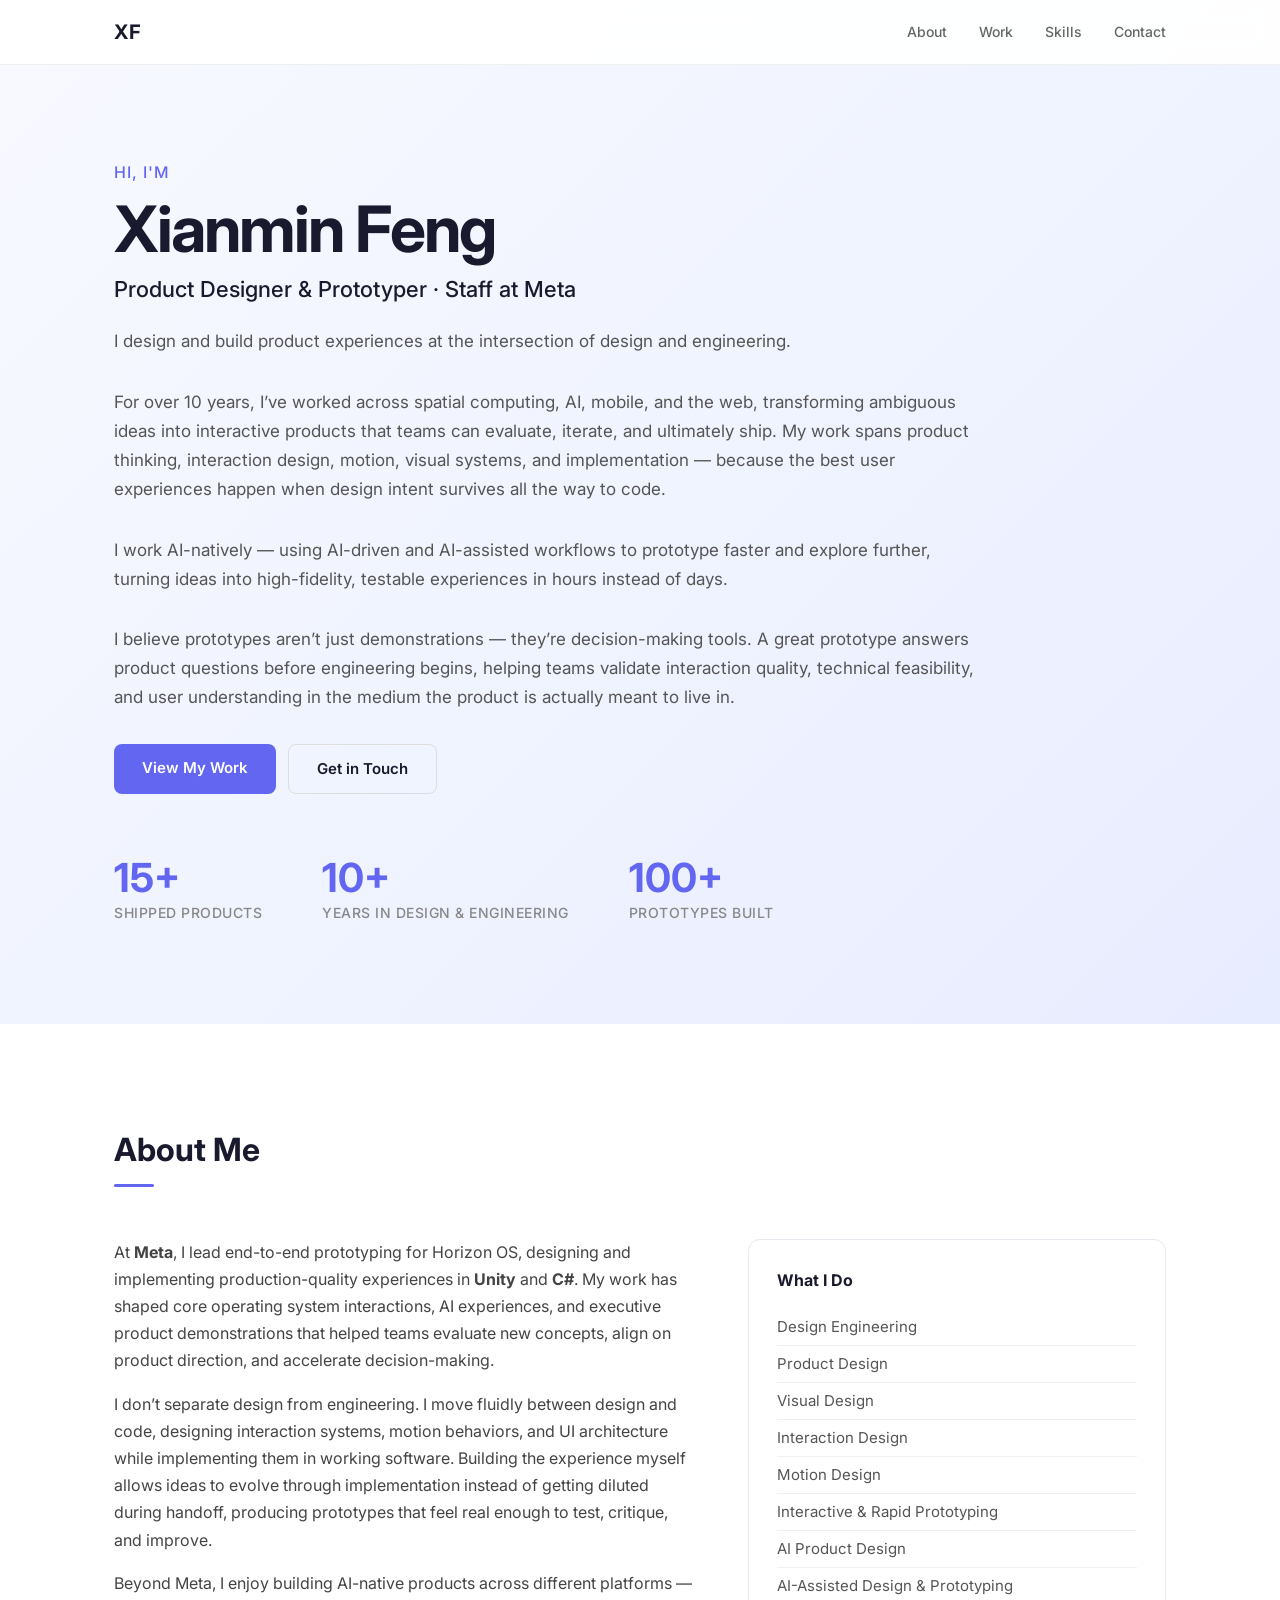
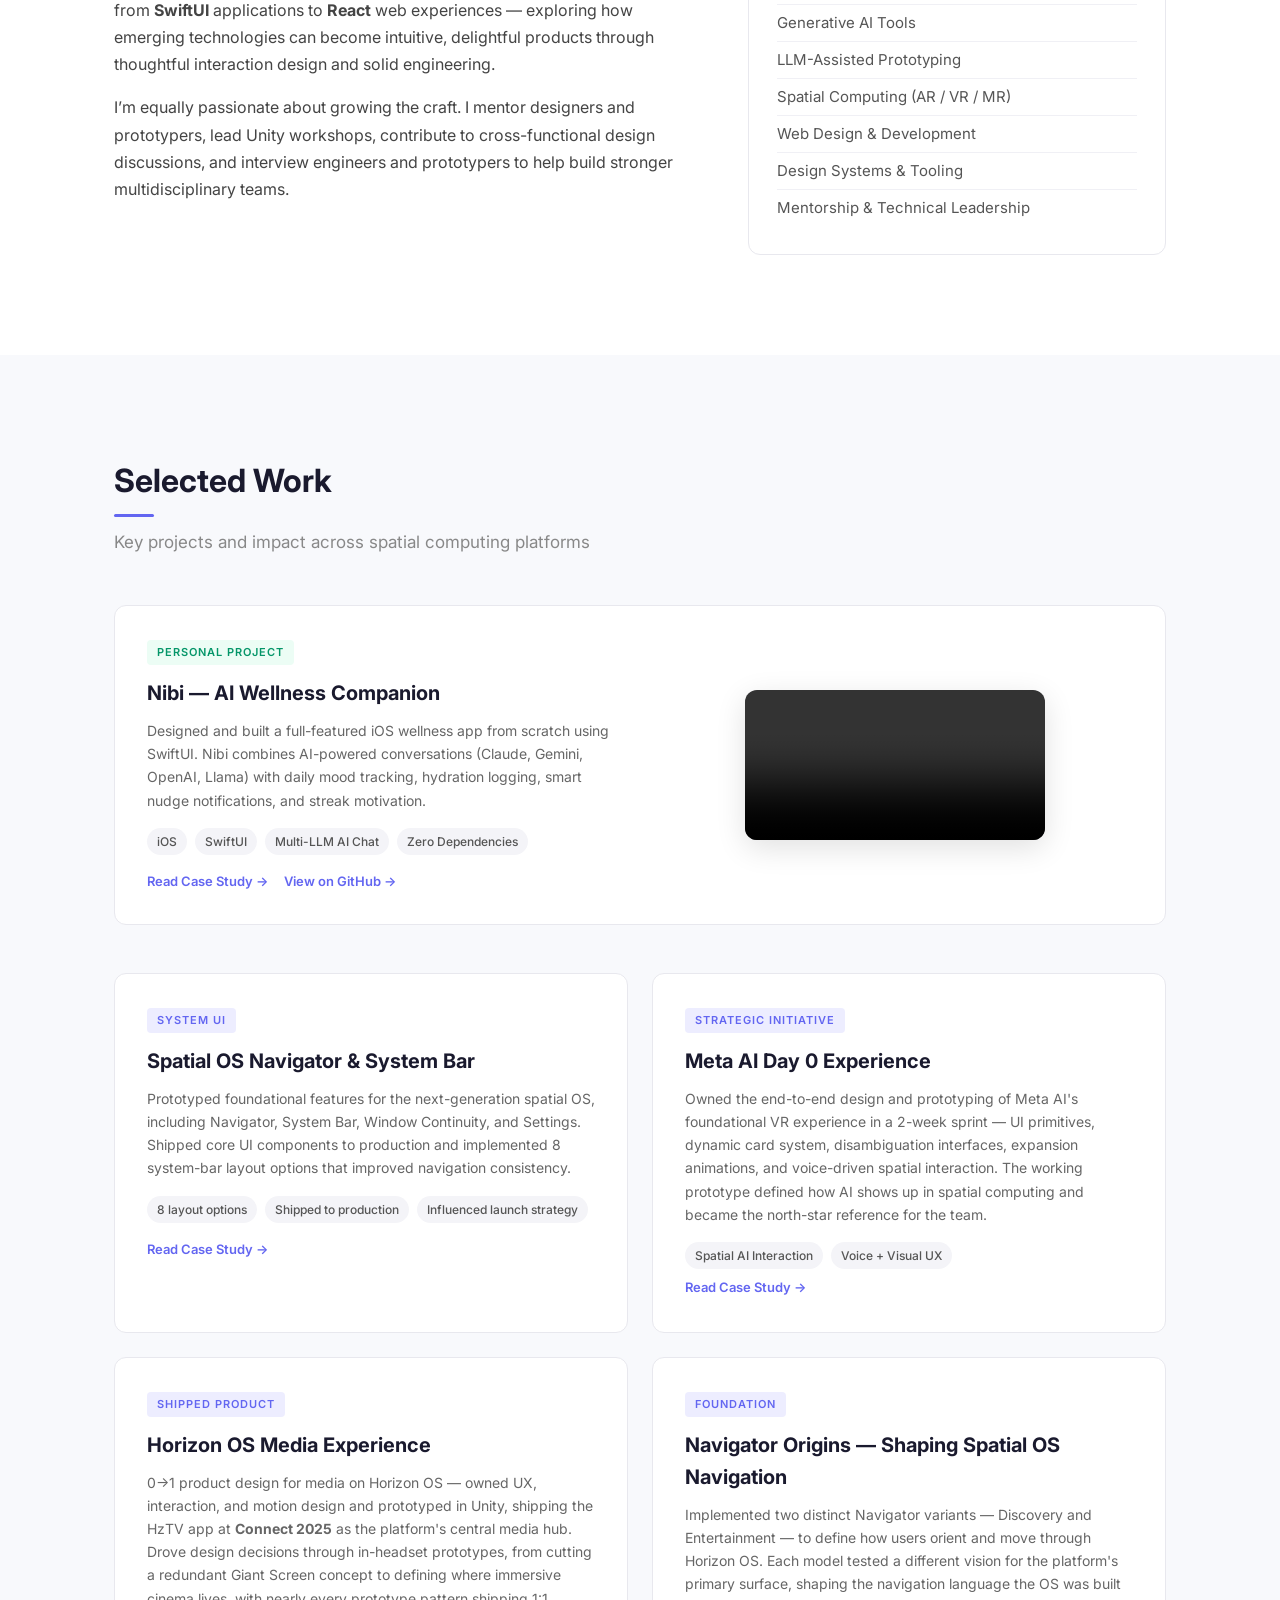
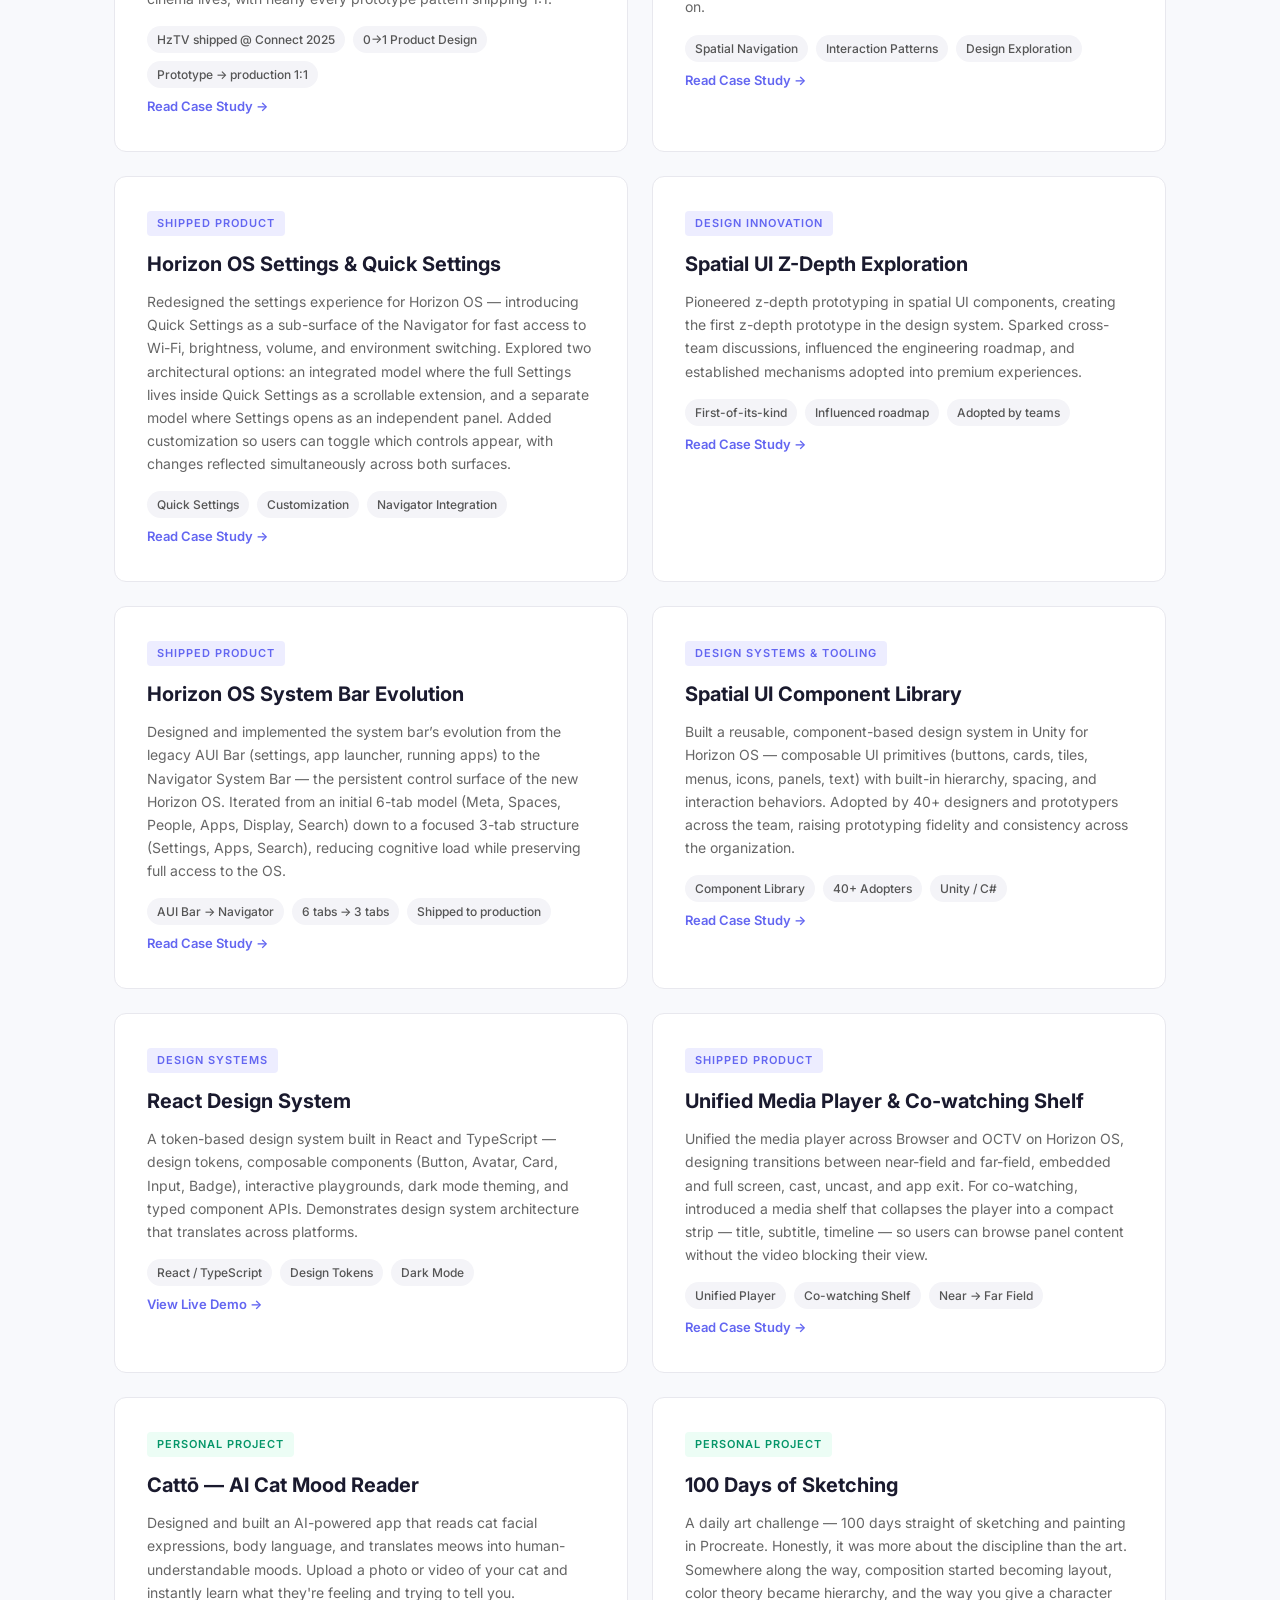
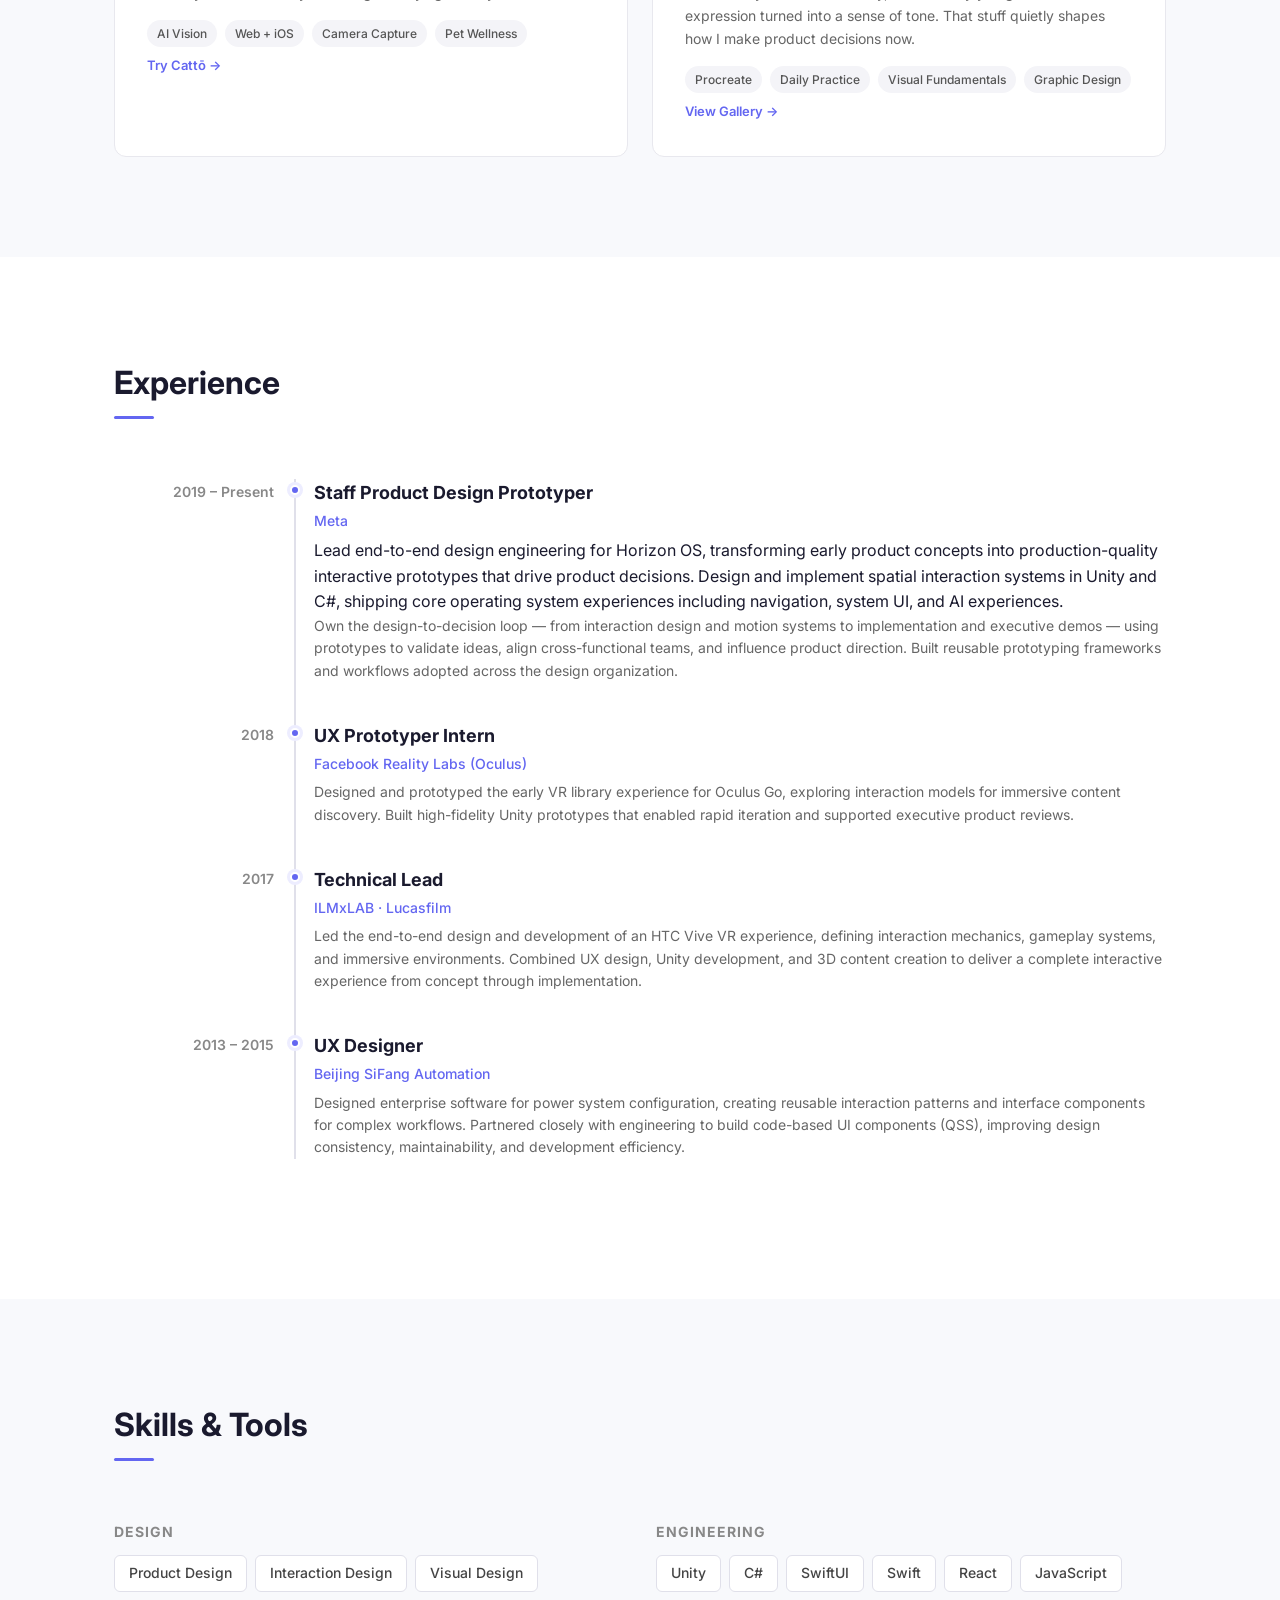
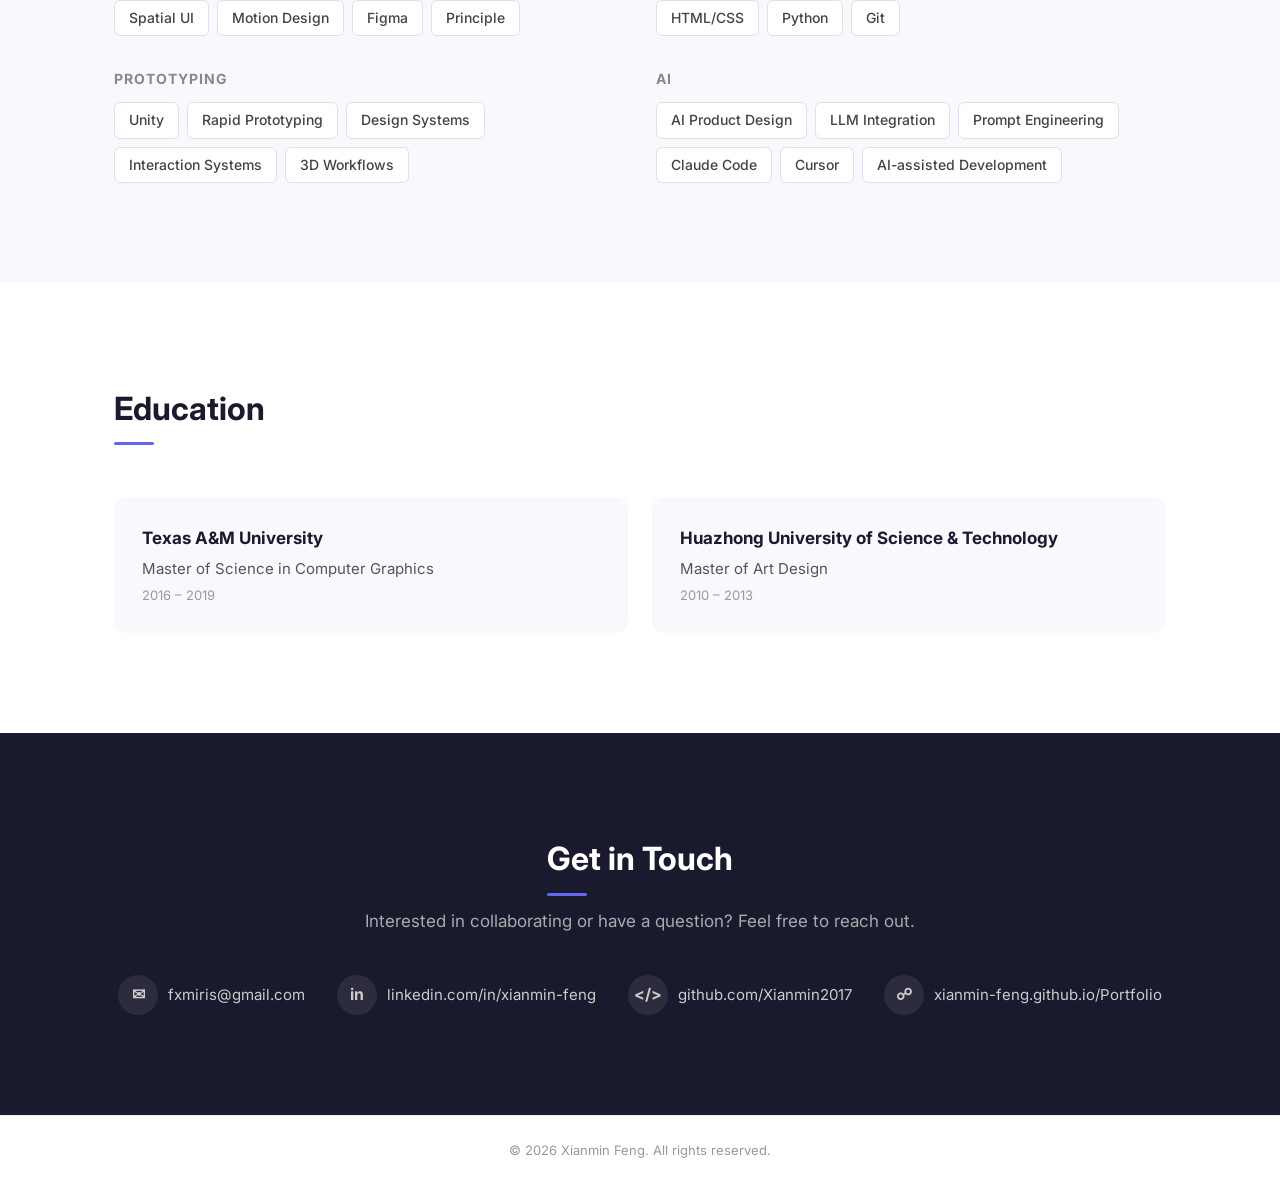
<file: docs/index.html>
<!DOCTYPE html>
<html lang="en">
<head>
<meta charset="UTF-8">
<meta name="viewport" content="width=device-width, initial-scale=1.0">
<title>Xianmin Feng | Product Designer · UX Engineer · Prototyper</title>
<meta name="description" content="Portfolio of Xianmin Feng - a designer who codes. Building interactive prototypes and production UI across spatial computing, AI-native iOS, and the web. Currently Staff Product Design Prototyper at Meta.">
<link rel="preconnect" href="https://fonts.googleapis.com">
<link href="https://fonts.googleapis.com/css2?family=Inter:wght@300;400;500;600;700&display=swap" rel="stylesheet">
<link rel="stylesheet" href="assets/style.css">
</head>
<body>

<!-- Navigation -->
<nav class="nav">
  <div class="nav-inner">
    <a href="#" class="nav-logo">XF</a>
    <div class="nav-links">
      <a href="#about">About</a>
      <a href="#work">Work</a>
      <a href="#skills">Skills</a>
      <a href="#contact">Contact</a>
    </div>
  </div>
</nav>

<!-- Hero Section -->
<section class="hero">
  <div class="container">
    <p class="hero-greeting">Hi, I'm</p>
    <h1 class="hero-name">Xianmin Feng</h1>
    <p class="hero-title">Product Designer &amp; Prototyper &middot; Staff at Meta</p>
    <p class="hero-desc">
      I design and build product experiences at the intersection of design and engineering.
    </p>
    <p class="hero-desc">
      For over 10 years, I&rsquo;ve worked across spatial computing, AI, mobile, and the web,
      transforming ambiguous ideas into interactive products that teams can evaluate, iterate,
      and ultimately ship. My work spans product thinking, interaction design, motion, visual
      systems, and implementation &mdash; because the best user experiences happen when design
      intent survives all the way to code.
    </p>
    <p class="hero-desc">
      I work AI-natively &mdash; using AI-driven and AI-assisted workflows to prototype
      faster and explore further, turning ideas into high-fidelity, testable experiences
      in hours instead of days.
    </p>
    <p class="hero-desc">
      I believe prototypes aren&rsquo;t just demonstrations &mdash; they&rsquo;re decision-making
      tools. A great prototype answers product questions before engineering begins, helping teams
      validate interaction quality, technical feasibility, and user understanding in the medium
      the product is actually meant to live in.
    </p>
    <div class="hero-cta">
      <a href="#work" class="btn btn-primary">View My Work</a>
      <a href="#contact" class="btn btn-secondary">Get in Touch</a>
    </div>
    <div class="hero-stats">
      <div class="stat">
        <span class="stat-number">15+</span>
        <span class="stat-label">Shipped Products</span>
      </div>
      <div class="stat">
        <span class="stat-number">10+</span>
        <span class="stat-label">Years in Design &amp; Engineering</span>
      </div>
      <div class="stat">
        <span class="stat-number">100+</span>
        <span class="stat-label">Prototypes Built</span>
      </div>
    </div>
  </div>
</section>

<!-- About Section -->
<section id="about" class="section">
  <div class="container">
    <h2 class="section-title">About Me</h2>
    <div class="about-grid">
      <div class="about-text">
        <p>
          At <strong>Meta</strong>, I lead end-to-end prototyping for Horizon OS, designing
          and implementing production-quality experiences in <strong>Unity</strong> and
          <strong>C#</strong>. My work has shaped core operating system interactions, AI
          experiences, and executive product demonstrations that helped teams evaluate new
          concepts, align on product direction, and accelerate decision-making.
        </p>
        <p>
          I don&rsquo;t separate design from engineering. I move fluidly between design and
          code, designing interaction systems, motion behaviors, and UI architecture while
          implementing them in working software. Building the experience myself allows ideas
          to evolve through implementation instead of getting diluted during handoff, producing
          prototypes that feel real enough to test, critique, and improve.
        </p>
        <p>
          Beyond Meta, I enjoy building AI-native products across different platforms &mdash;
          from <strong>SwiftUI</strong> applications to <strong>React</strong> web
          experiences &mdash; exploring how emerging technologies can become intuitive,
          delightful products through thoughtful interaction design and solid engineering.
        </p>
        <p>
          I&rsquo;m equally passionate about growing the craft. I mentor designers and
          prototypers, lead Unity workshops, contribute to cross-functional design discussions,
          and interview engineers and prototypers to help build stronger multidisciplinary teams.
        </p>
      </div>
      <div class="about-highlights">
        <div class="highlight-card">
          <h3>What I Do</h3>
          <ul>
            <li>Design Engineering</li>
            <li>Product Design</li>
            <li>Visual Design</li>
            <li>Interaction Design</li>
            <li>Motion Design</li>
            <li>Interactive &amp; Rapid Prototyping</li>
            <li>AI Product Design</li>
            <li>AI-Assisted Design &amp; Prototyping</li>
            <li>Generative AI Tools</li>
            <li>LLM-Assisted Prototyping</li>
            <li>Spatial Computing (AR / VR / MR)</li>
            <li>Web Design &amp; Development</li>
            <li>Design Systems &amp; Tooling</li>
            <li>Mentorship &amp; Technical Leadership</li>
          </ul>
        </div>
      </div>
    </div>
  </div>
</section>

<!-- Work Section -->
<section id="work" class="section section-alt">
  <div class="container">
    <h2 class="section-title">Selected Work</h2>
    <p class="section-subtitle">Key projects and impact across spatial computing platforms</p>

    <div class="work-featured">
      <div class="work-card featured">
        <div class="work-featured-layout">
          <div class="work-featured-text">
            <div class="work-tag personal">Personal Project</div>
            <h3>Nibi — AI Wellness Companion</h3>
            <p>Designed and built a full-featured iOS wellness app from scratch using SwiftUI.
               Nibi combines AI-powered conversations (Claude, Gemini, OpenAI, Llama) with daily mood
               tracking, hydration logging, smart nudge notifications, and streak motivation.</p>
            <div class="work-impact">
              <span>iOS</span>
              <span>SwiftUI</span>
              <span>Multi-LLM AI Chat</span>
              <span>Zero Dependencies</span>
            </div>
            <div class="work-link-row">
          <a href="nibi.html" class="work-link">Read Case Study &rarr;</a>
          <a href="https://github.com/xianmin-feng/Nibi" target="_blank" class="work-link">View on GitHub &rarr;</a>
        </div>
          </div>
          <div class="work-featured-video">
            <video class="nibi-video" controls playsinline poster="">
              <source src="assets/nibi-demo.mp4" type="video/mp4">
            </video>
          </div>
        </div>
      </div>
    </div>

    <div class="work-grid">

      <div class="work-card">
        <div class="work-tag">System UI</div>
        <h3>Spatial OS Navigator & System Bar</h3>
        <p>Prototyped foundational features for the next-generation spatial OS, including Navigator,
           System Bar, Window Continuity, and Settings. Shipped core UI components to production
           and implemented 8 system-bar layout options that improved navigation consistency.</p>
        <div class="work-impact">
          <span>8 layout options</span>
          <span>Shipped to production</span>
          <span>Influenced launch strategy</span>
        </div>
        <div class="work-link-row">
          <a href="spatial-os.html" class="work-link">Read Case Study &rarr;</a>
          <!-- <a href="spatial-ui.html" class="work-link">Try Interactive Demo &rarr;</a> -->
        </div>
      </div>

      <div class="work-card">
        <div class="work-tag">Strategic Initiative</div>
        <h3>Meta AI Day 0 Experience</h3>
        <p>Owned the end-to-end design and prototyping of Meta AI's foundational VR experience
           in a 2-week sprint — UI primitives, dynamic card system, disambiguation interfaces,
           expansion animations, and voice-driven spatial interaction. The working prototype
           defined how AI shows up in spatial computing and became the north-star reference
           for the team.</p>
        <div class="work-impact">
          <span>Spatial AI Interaction</span>
          <span>Voice + Visual UX</span>
        </div>
        <a href="meta-ai.html" class="work-link">Read Case Study &rarr;</a>
      </div>

      <div class="work-card">
        <div class="work-tag">Shipped Product</div>
        <h3>Horizon OS Media Experience</h3>
        <p>0&rarr;1 product design for media on Horizon OS &mdash; owned UX, interaction, and
           motion design and prototyped in Unity, shipping the HzTV app at <strong>Connect 2025</strong>
           as the platform's central media hub. Drove design decisions through in-headset
           prototypes, from cutting a redundant Giant Screen concept to defining where immersive
           cinema lives, with nearly every prototype pattern shipping 1:1.</p>
        <div class="work-impact">
          <span>HzTV shipped @ Connect 2025</span>
          <span>0&rarr;1 Product Design</span>
          <span>Prototype &rarr; production 1:1</span>
        </div>
        <a href="horizon-media.html" class="work-link">Read Case Study &rarr;</a>
      </div>

      <div class="work-card">
        <div class="work-tag">Foundation</div>
        <h3>Navigator Origins &mdash; Shaping Spatial OS Navigation</h3>
        <p>Implemented two distinct Navigator variants &mdash; Discovery and Entertainment &mdash;
           to define how users orient and move through Horizon OS. Each model tested a
           different vision for the platform's primary surface, shaping the navigation
           language the OS was built on.</p>
        <div class="work-impact">
          <span>Spatial Navigation</span>
          <span>Interaction Patterns</span>
          <span>Design Exploration</span>
        </div>
        <a href="navigator-origins.html" class="work-link">Read Case Study &rarr;</a>
      </div>

      <div class="work-card">
        <div class="work-tag">Shipped Product</div>
        <h3>Horizon OS Settings &amp; Quick Settings</h3>
        <p>Redesigned the settings experience for Horizon OS &mdash; introducing Quick Settings
           as a sub-surface of the Navigator for fast access to Wi-Fi, brightness, volume, and
           environment switching. Explored two architectural options: an integrated model where
           the full Settings lives inside Quick Settings as a scrollable extension, and a
           separate model where Settings opens as an independent panel. Added customization
           so users can toggle which controls appear, with changes reflected simultaneously
           across both surfaces.</p>
        <div class="work-impact">
          <span>Quick Settings</span>
          <span>Customization</span>
          <span>Navigator Integration</span>
        </div>
        <a href="settings.html" class="work-link">Read Case Study &rarr;</a>
      </div>

      <div class="work-card">
        <div class="work-tag">Design Innovation</div>
        <h3>Spatial UI Z-Depth Exploration</h3>
        <p>Pioneered z-depth prototyping in spatial UI components, creating the first z-depth
           prototype in the design system. Sparked cross-team discussions, influenced the
           engineering roadmap, and established mechanisms adopted into premium experiences.</p>
        <div class="work-impact">
          <span>First-of-its-kind</span>
          <span>Influenced roadmap</span>
          <span>Adopted by teams</span>
        </div>
        <a href="z-depth.html" class="work-link">Read Case Study &rarr;</a>
      </div>

      <div class="work-card">
        <div class="work-tag">Shipped Product</div>
        <h3>Horizon OS System Bar Evolution</h3>
        <p>Designed and implemented the system bar&rsquo;s evolution from the legacy AUI Bar
           (settings, app launcher, running apps) to the Navigator System Bar &mdash; the
           persistent control surface of the new Horizon OS. Iterated from an initial 6-tab
           model (Meta, Spaces, People, Apps, Display, Search) down to a focused 3-tab
           structure (Settings, Apps, Search), reducing cognitive load while preserving
           full access to the OS.</p>
        <div class="work-impact">
          <span>AUI Bar &rarr; Navigator</span>
          <span>6 tabs &rarr; 3 tabs</span>
          <span>Shipped to production</span>
        </div>
        <a href="system-bar.html" class="work-link">Read Case Study &rarr;</a>
      </div>

      <div class="work-card">
        <div class="work-tag">Design Systems &amp; Tooling</div>
        <h3>Spatial UI Component Library</h3>
        <p>Built a reusable, component-based design system in Unity for Horizon OS &mdash;
           composable UI primitives (buttons, cards, tiles, menus, icons, panels, text) with
           built-in hierarchy, spacing, and interaction behaviors. Adopted by 40+ designers
           and prototypers across the team, raising prototyping fidelity and consistency
           across the organization.</p>
        <div class="work-impact">
          <span>Component Library</span>
          <span>40+ Adopters</span>
          <span>Unity / C#</span>
        </div>
        <a href="component-library.html" class="work-link">Read Case Study &rarr;</a>
      </div>

      <div class="work-card">
        <div class="work-tag">Design Systems</div>
        <h3>React Design System</h3>
        <p>A token-based design system built in React and TypeScript &mdash; design tokens,
           composable components (Button, Avatar, Card, Input, Badge), interactive playgrounds,
           dark mode theming, and typed component APIs. Demonstrates design system architecture
           that translates across platforms.</p>
        <div class="work-impact">
          <span>React / TypeScript</span>
          <span>Design Tokens</span>
          <span>Dark Mode</span>
        </div>
        <a href="design-system/index.html" class="work-link">View Live Demo &rarr;</a>
      </div>

      <div class="work-card">
        <div class="work-tag">Shipped Product</div>
        <h3>Unified Media Player &amp; Co-watching Shelf</h3>
        <p>Unified the media player across Browser and OCTV on Horizon OS, designing
           transitions between near-field and far-field, embedded and full screen, cast,
           uncast, and app exit. For co-watching, introduced a media shelf that collapses
           the player into a compact strip &mdash; title, subtitle, timeline &mdash; so users
           can browse panel content without the video blocking their view.</p>
        <div class="work-impact">
          <span>Unified Player</span>
          <span>Co-watching Shelf</span>
          <span>Near &rarr; Far Field</span>
        </div>
        <a href="media-player.html" class="work-link">Read Case Study &rarr;</a>
      </div>

      <div class="work-card">
        <div class="work-tag personal">Personal Project</div>
        <h3>Catt&#333; &mdash; AI Cat Mood Reader</h3>
        <p>Designed and built an AI-powered app that reads cat facial expressions, body language,
           and translates meows into human-understandable moods. Upload a photo or video of your
           cat and instantly learn what they're feeling and trying to tell you.</p>
        <div class="work-impact">
          <span>AI Vision</span>
          <span>Web + iOS</span>
          <span>Camera Capture</span>
          <span>Pet Wellness</span>
        </div>
        <a href="catto/index.html" class="work-link">Try Catt&#333; &rarr;</a>
      </div>

      <!-- Unity Prototyping Framework card hidden
      <div class="work-card">
        <div class="work-tag">Tooling & Enablement</div>
        <h3>Unity Prototyping Framework</h3>
        <p>Created reusable Unity tooling, components, and architectural codebases adopted by
           40+ designers and prototypers. Led hands-on workshops and training that enabled
           product designers to directly iterate on prototypes.</p>
        <div class="work-impact">
          <span>40+ users enabled</span>
          <span>Reusable framework</span>
          <span>Workshops delivered</span>
        </div>
      </div>
      -->

      <div class="work-card">
        <div class="work-tag personal">Personal Project</div>
        <h3>100 Days of Sketching</h3>
        <p>A daily art challenge &mdash; 100 days straight of sketching and painting in
           Procreate. Honestly, it was more about the discipline than the art. Somewhere
           along the way, composition started becoming layout, color theory became hierarchy,
           and the way you give a character expression turned into a sense of tone. That
           stuff quietly shapes how I make product decisions now.</p>
        <div class="work-impact">
          <span>Procreate</span>
          <span>Daily Practice</span>
          <span>Visual Fundamentals</span>
          <span>Graphic Design</span>
        </div>
        <a href="100-sketches.html" class="work-link">View Gallery &rarr;</a>
      </div>

    </div>
  </div>
</section>

<!-- Experience Timeline -->
<section class="section">
  <div class="container">
    <h2 class="section-title">Experience</h2>

    <div class="timeline">
      <div class="timeline-item">
        <div class="timeline-date">2019 &ndash; Present</div>
        <div class="timeline-content">
          <h3>Staff Product Design Prototyper</h3>
          <p class="timeline-org">Meta</p>
          <p>Lead end-to-end design engineering for Horizon OS, transforming early product concepts into production-quality interactive prototypes that drive product decisions. Design and implement spatial interaction systems in Unity and C#, shipping core operating system experiences including navigation, system UI, and AI experiences.</p>
          <p>Own the design-to-decision loop &mdash; from interaction design and motion systems to implementation and executive demos &mdash; using prototypes to validate ideas, align cross-functional teams, and influence product direction. Built reusable prototyping frameworks and workflows adopted across the design organization.</p>
        </div>
      </div>

      <div class="timeline-item">
        <div class="timeline-date">2018</div>
        <div class="timeline-content">
          <h3>UX Prototyper Intern</h3>
          <p class="timeline-org">Facebook Reality Labs (Oculus)</p>
          <p>Designed and prototyped the early VR library experience for Oculus Go, exploring interaction models for immersive content discovery. Built high-fidelity Unity prototypes that enabled rapid iteration and supported executive product reviews.</p>
        </div>
      </div>

      <div class="timeline-item">
        <div class="timeline-date">2017</div>
        <div class="timeline-content">
          <h3>Technical Lead</h3>
          <p class="timeline-org">ILMxLAB &middot; Lucasfilm</p>
          <p>Led the end-to-end design and development of an HTC Vive VR experience, defining interaction mechanics, gameplay systems, and immersive environments. Combined UX design, Unity development, and 3D content creation to deliver a complete interactive experience from concept through implementation.</p>
        </div>
      </div>

      <div class="timeline-item">
        <div class="timeline-date">2013 &ndash; 2015</div>
        <div class="timeline-content">
          <h3>UX Designer</h3>
          <p class="timeline-org">Beijing SiFang Automation</p>
          <p>Designed enterprise software for power system configuration, creating reusable interaction patterns and interface components for complex workflows. Partnered closely with engineering to build code-based UI components (QSS), improving design consistency, maintainability, and development efficiency.</p>
        </div>
      </div>
    </div>
  </div>
</section>

<!-- Skills Section -->
<section id="skills" class="section section-alt">
  <div class="container">
    <h2 class="section-title">Skills & Tools</h2>
    <div class="skills-grid">
      <div class="skill-group">
        <h3>Design</h3>
        <div class="skill-tags">
          <span class="skill-tag">Product Design</span>
          <span class="skill-tag">Interaction Design</span>
          <span class="skill-tag">Visual Design</span>
          <span class="skill-tag">Spatial UI</span>
          <span class="skill-tag">Motion Design</span>
          <span class="skill-tag">Figma</span>
          <span class="skill-tag">Principle</span>
        </div>
      </div>
      <div class="skill-group">
        <h3>Engineering</h3>
        <div class="skill-tags">
          <span class="skill-tag">Unity</span>
          <span class="skill-tag">C#</span>
          <span class="skill-tag">SwiftUI</span>
          <span class="skill-tag">Swift</span>
          <span class="skill-tag">React</span>
          <span class="skill-tag">JavaScript</span>
          <span class="skill-tag">HTML/CSS</span>
          <span class="skill-tag">Python</span>
          <span class="skill-tag">Git</span>
        </div>
      </div>
      <div class="skill-group">
        <h3>Prototyping</h3>
        <div class="skill-tags">
          <span class="skill-tag">Unity</span>
          <span class="skill-tag">Rapid Prototyping</span>
          <span class="skill-tag">Design Systems</span>
          <span class="skill-tag">Interaction Systems</span>
          <span class="skill-tag">3D Workflows</span>
        </div>
      </div>
      <div class="skill-group">
        <h3>AI</h3>
        <div class="skill-tags">
          <span class="skill-tag">AI Product Design</span>
          <span class="skill-tag">LLM Integration</span>
          <span class="skill-tag">Prompt Engineering</span>
          <span class="skill-tag">Claude Code</span>
          <span class="skill-tag">Cursor</span>
          <span class="skill-tag">AI-assisted Development</span>
        </div>
      </div>
    </div>
  </div>
</section>

<!-- Education -->
<section class="section">
  <div class="container">
    <h2 class="section-title">Education</h2>
    <div class="edu-grid">
      <div class="edu-card">
        <h3>Texas A&M University</h3>
        <p class="edu-degree">Master of Science in Computer Graphics</p>
        <p class="edu-date">2016 &ndash; 2019</p>
      </div>
      <div class="edu-card">
        <h3>Huazhong University of Science & Technology</h3>
        <p class="edu-degree">Master of Art Design</p>
        <p class="edu-date">2010 &ndash; 2013</p>
      </div>
    </div>
  </div>
</section>

<!-- Contact Section -->
<section id="contact" class="section section-dark">
  <div class="container contact-section">
    <h2 class="section-title">Get in Touch</h2>
    <p class="contact-desc">Interested in collaborating or have a question? Feel free to reach out.</p>
    <div class="contact-links">
      <a href="mailto:fxmiris@gmail.com" class="contact-link">
        <span class="contact-icon">&#9993;</span>
        <span>fxmiris@gmail.com</span>
      </a>
      <a href="https://linkedin.com/in/xianmin-feng" target="_blank" class="contact-link">
        <span class="contact-icon">in</span>
        <span>linkedin.com/in/xianmin-feng</span>
      </a>
      <a href="https://github.com/Xianmin2017" target="_blank" class="contact-link">
        <span class="contact-icon">&lt;/&gt;</span>
        <span>github.com/Xianmin2017</span>
      </a>
      <a href="https://xianmin-feng.github.io/Portfolio/" target="_blank" class="contact-link">
        <span class="contact-icon">&#9741;</span>
        <span>xianmin-feng.github.io/Portfolio</span>
      </a>
    </div>
  </div>
</section>

<!-- Footer -->
<footer class="footer">
  <div class="container">
    <p>&copy; 2026 Xianmin Feng. All rights reserved.</p>
  </div>
</footer>

</body>
</html>
</file>
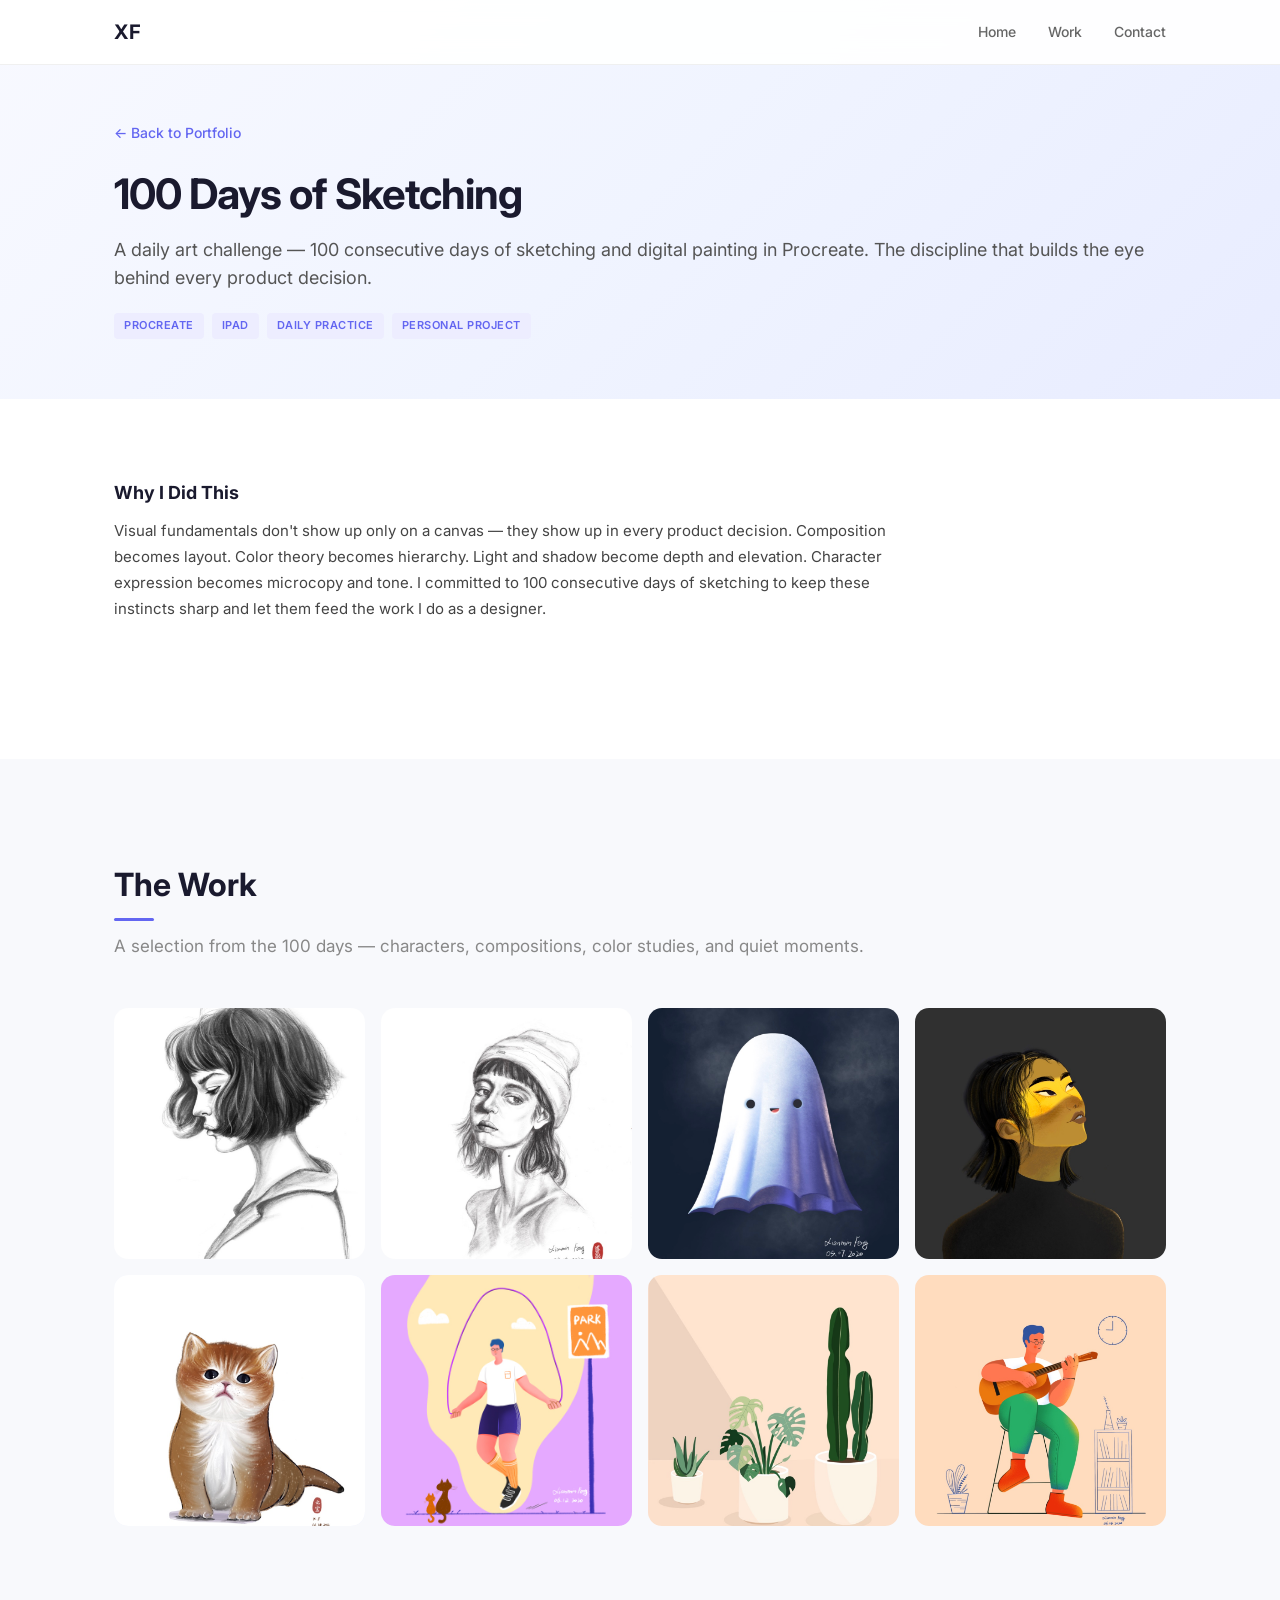
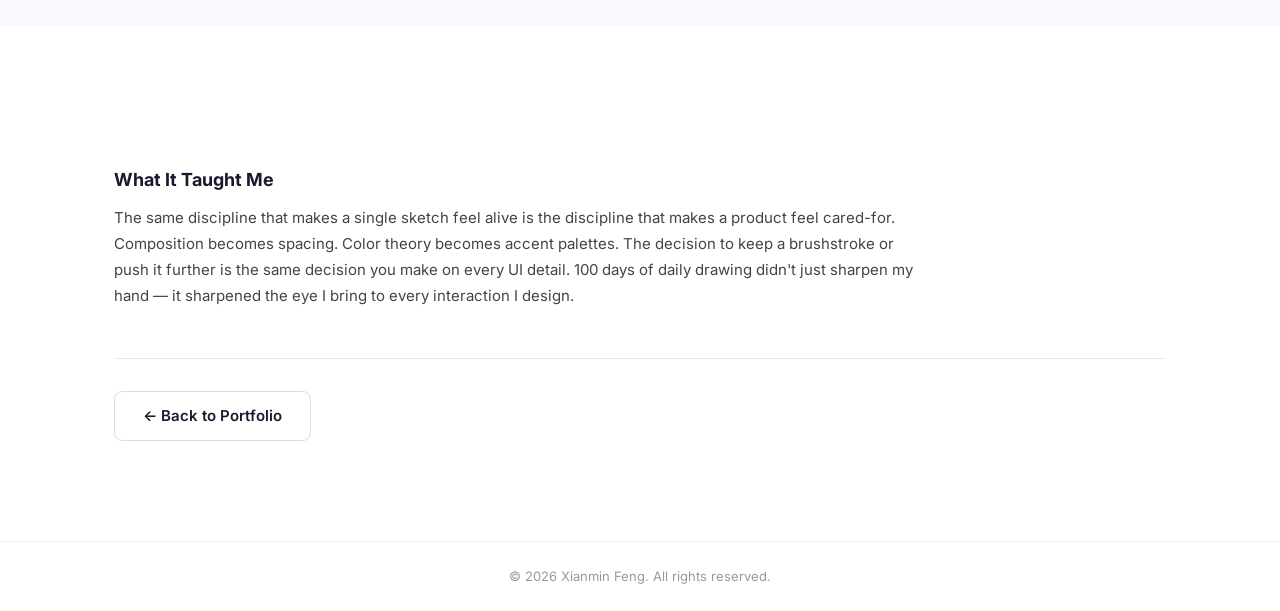
<file: docs/100-sketches.html>
<!DOCTYPE html>
<html lang="en">
<head>
<meta charset="UTF-8">
<meta name="viewport" content="width=device-width, initial-scale=1.0">
<title>100 Days of Sketching — Xianmin Feng</title>
<meta name="description" content="A daily art challenge by Xianmin Feng: 100 days of sketching and digital painting in Procreate. Visual fundamentals that feed every product decision.">
<link rel="preconnect" href="https://fonts.googleapis.com">
<link href="https://fonts.googleapis.com/css2?family=Inter:wght@300;400;500;600;700&display=swap" rel="stylesheet">
<link rel="stylesheet" href="assets/style.css">
</head>
<body>

<!-- Navigation -->
<nav class="nav">
  <div class="nav-inner">
    <a href="index.html" class="nav-logo">XF</a>
    <div class="nav-links">
      <a href="index.html">Home</a>
      <a href="index.html#work">Work</a>
      <a href="index.html#contact">Contact</a>
    </div>
  </div>
</nav>

<!-- Hero -->
<section class="subpage-hero">
  <div class="container">
    <a href="index.html#work" class="back-link">&larr; Back to Portfolio</a>
    <h1 class="subpage-title">100 Days of Sketching</h1>
    <p class="subpage-subtitle">A daily art challenge — 100 consecutive days of sketching and digital painting in Procreate. The discipline that builds the eye behind every product decision.</p>
    <div class="subpage-meta">
      <span>Procreate</span>
      <span>iPad</span>
      <span>Daily Practice</span>
      <span>Personal Project</span>
    </div>
  </div>
</section>

<!-- Framing -->
<section class="section">
  <div class="container">
    <div class="case-study">
      <div class="case-block">
        <h3>Why I Did This</h3>
        <p>Visual fundamentals don't show up only on a canvas &mdash; they show up in every product decision. Composition becomes layout. Color theory becomes hierarchy. Light and shadow become depth and elevation. Character expression becomes microcopy and tone. I committed to 100 consecutive days of sketching to keep these instincts sharp and let them feed the work I do as a designer.</p>
      </div>
    </div>
  </div>
</section>

<!-- Gallery -->
<section class="section section-alt">
  <div class="container">
    <h2 class="section-title">The Work</h2>
    <p class="section-subtitle">A selection from the 100 days &mdash; characters, compositions, color studies, and quiet moments.</p>

    <div class="gallery-grid">
      <div class="gallery-item"><img src="assets/sketches/01.jpg" alt="Crazy Sunday" loading="lazy"></div>
      <div class="gallery-item"><img src="assets/sketches/02.jpg" alt="Faith" loading="lazy"></div>
      <div class="gallery-item"><img src="assets/sketches/03.jpg" alt="Ghost" loading="lazy"></div>
      <div class="gallery-item"><img src="assets/sketches/04.jpg" alt="Modern Art" loading="lazy"></div>
      <div class="gallery-item zoom-in"><img src="assets/sketches/08.jpg" alt="Yuuki" loading="lazy"></div>
      <div class="gallery-item"><img src="assets/sketches/07.jpg" alt="Rope Skipping" loading="lazy"></div>
      <div class="gallery-item"><img src="assets/sketches/06.jpg" alt="Plants" loading="lazy"></div>
      <div class="gallery-item"><img src="assets/sketches/05.jpg" alt="My Guitar" loading="lazy"></div>
    </div>
  </div>
</section>

<!-- Closing -->
<section class="section">
  <div class="container">
    <div class="case-study">
      <div class="case-block">
        <h3>What It Taught Me</h3>
        <p>The same discipline that makes a single sketch feel alive is the discipline that makes a product feel cared-for. Composition becomes spacing. Color theory becomes accent palettes. The decision to keep a brushstroke or push it further is the same decision you make on every UI detail. 100 days of daily drawing didn't just sharpen my hand &mdash; it sharpened the eye I bring to every interaction I design.</p>
      </div>
    </div>

    <div class="case-cta">
      <a href="index.html#work" class="btn btn-secondary">&larr; Back to Portfolio</a>
    </div>
  </div>
</section>

<!-- Footer -->
<footer class="footer">
  <div class="container">
    <p>&copy; 2026 Xianmin Feng. All rights reserved.</p>
  </div>
</footer>

</body>
</html>
</file>
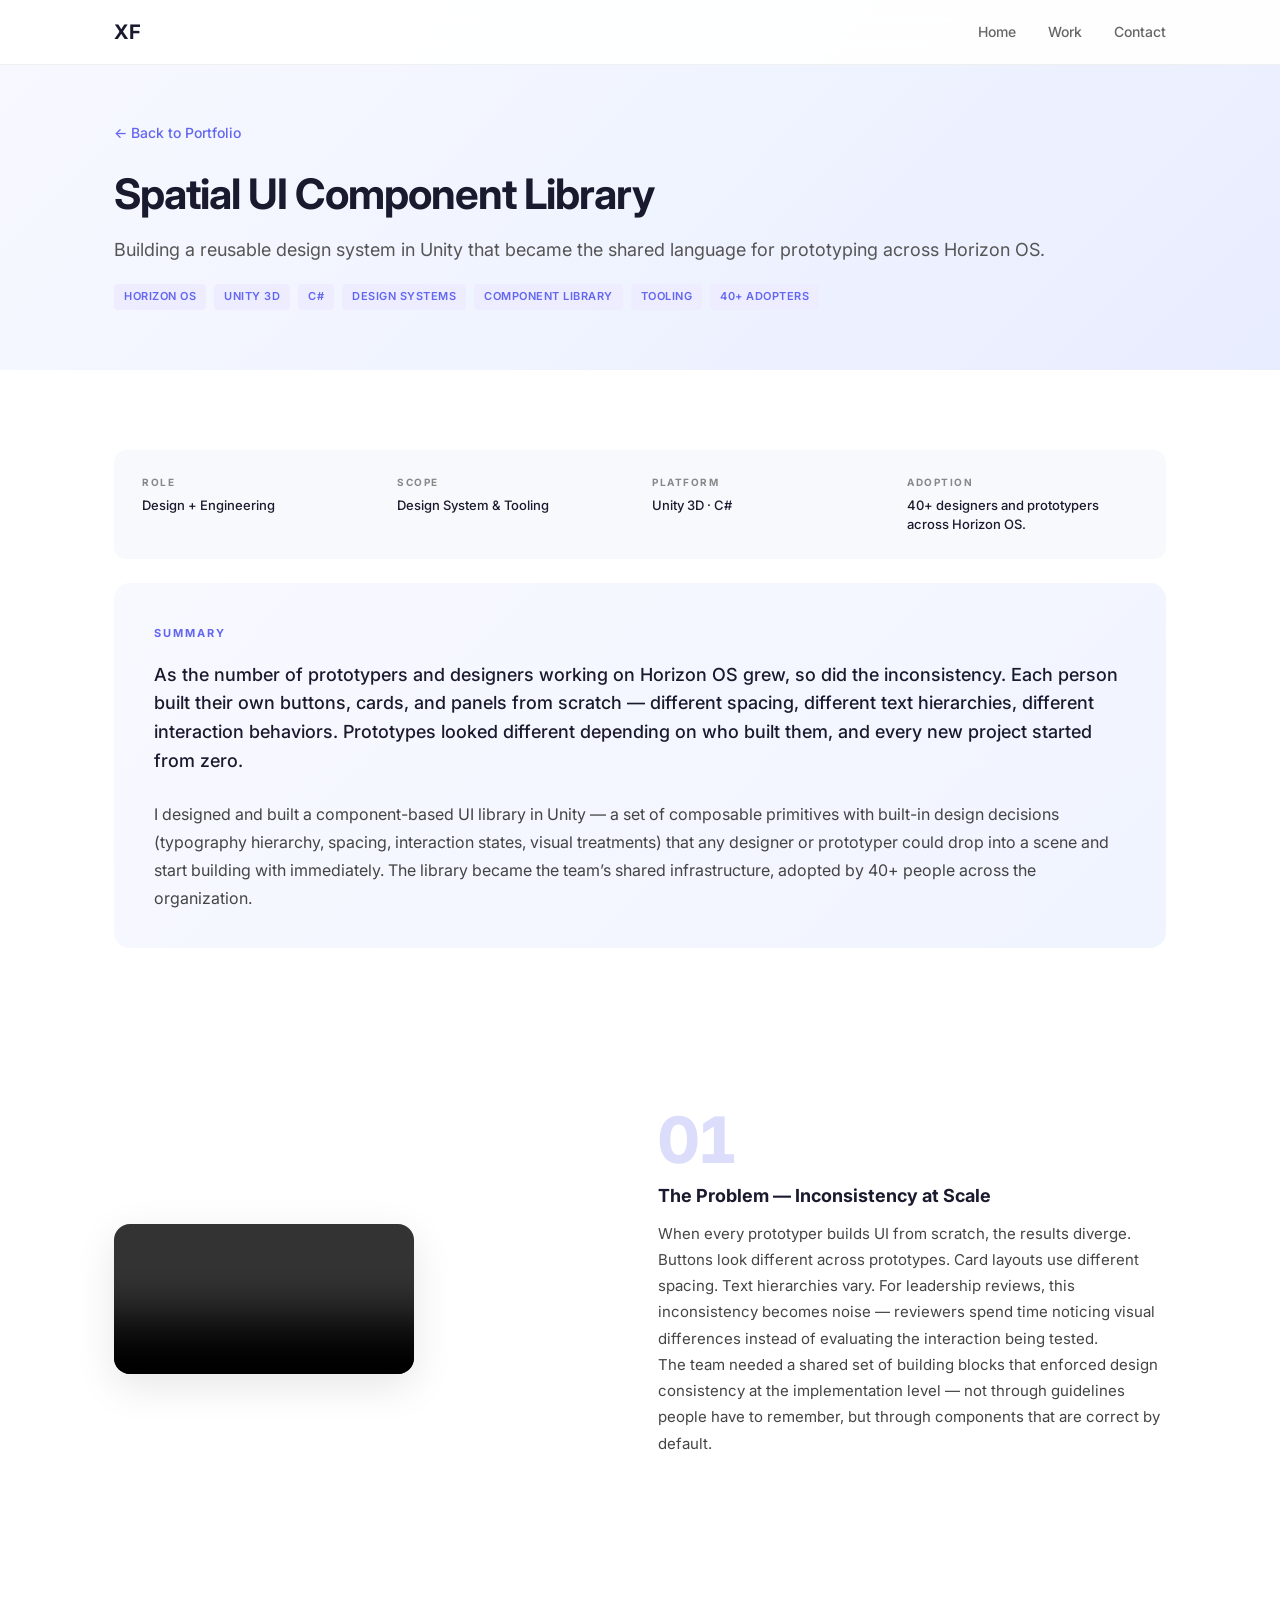
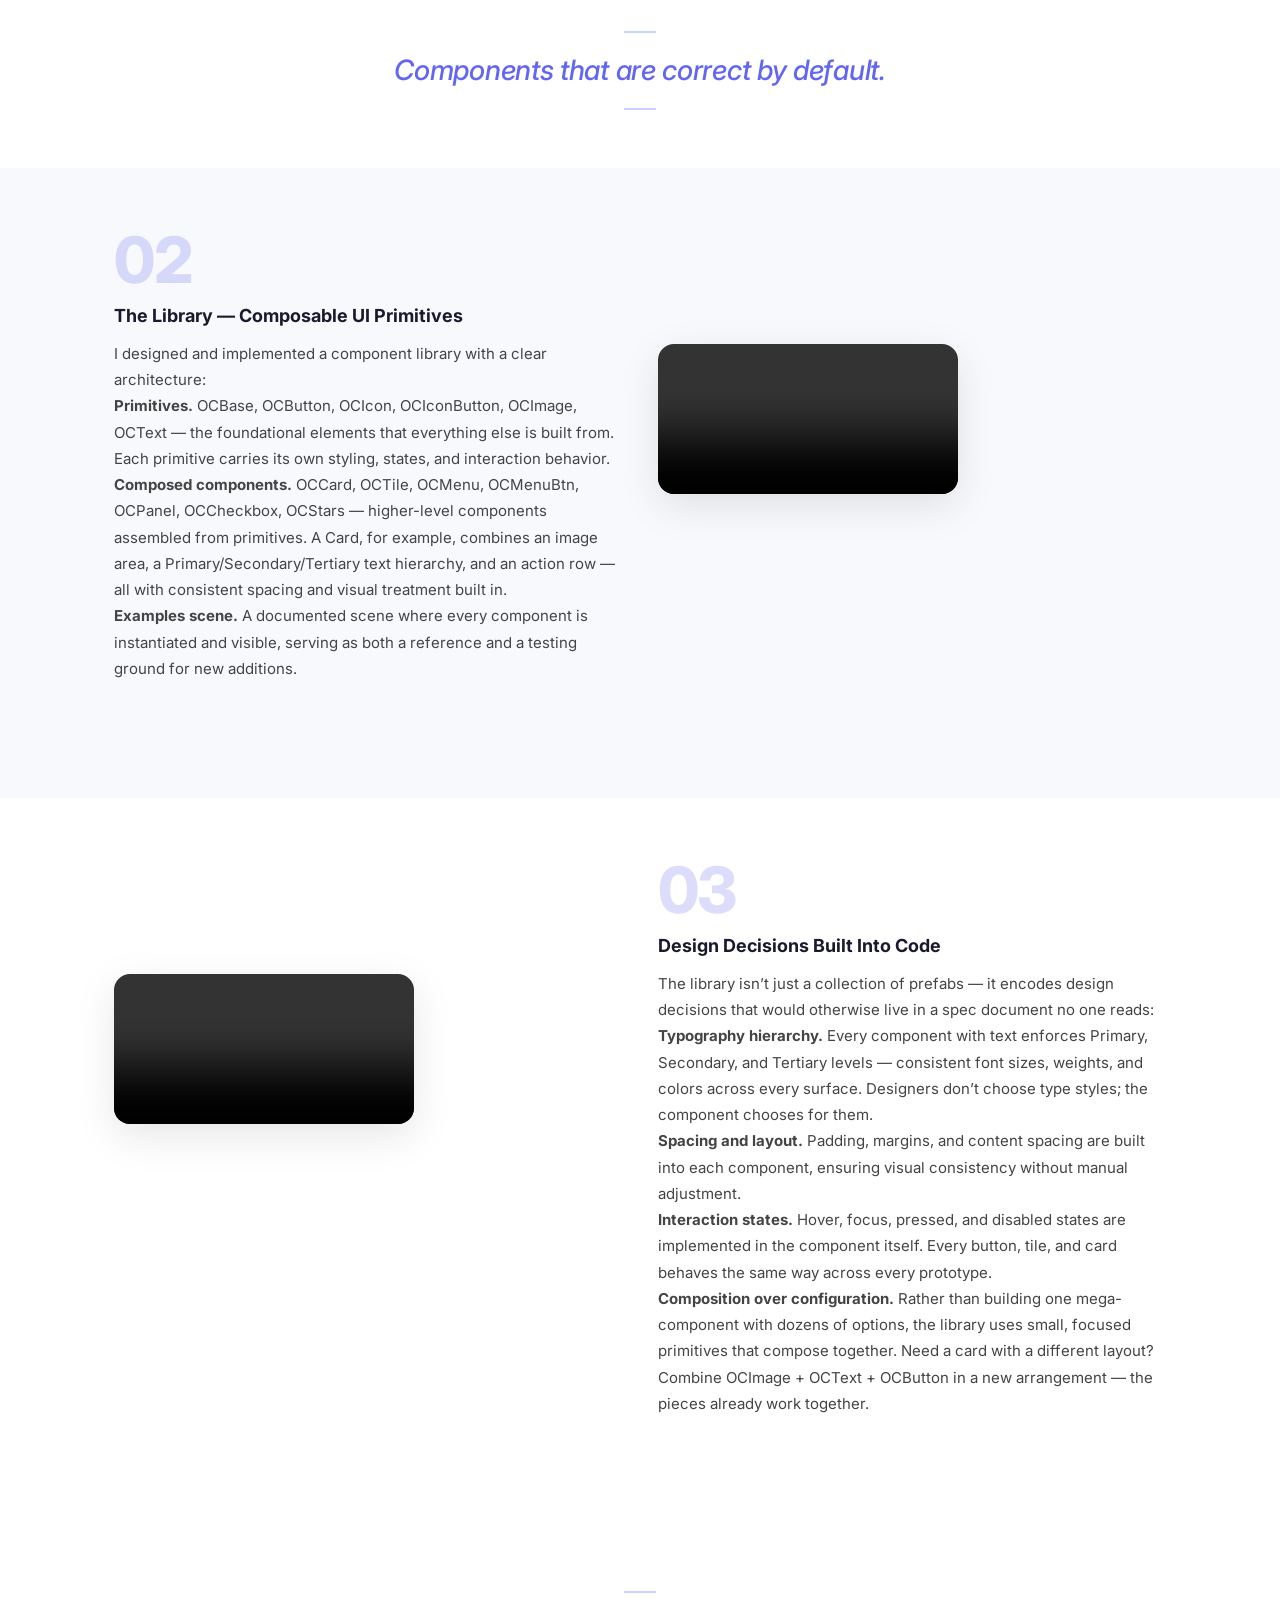
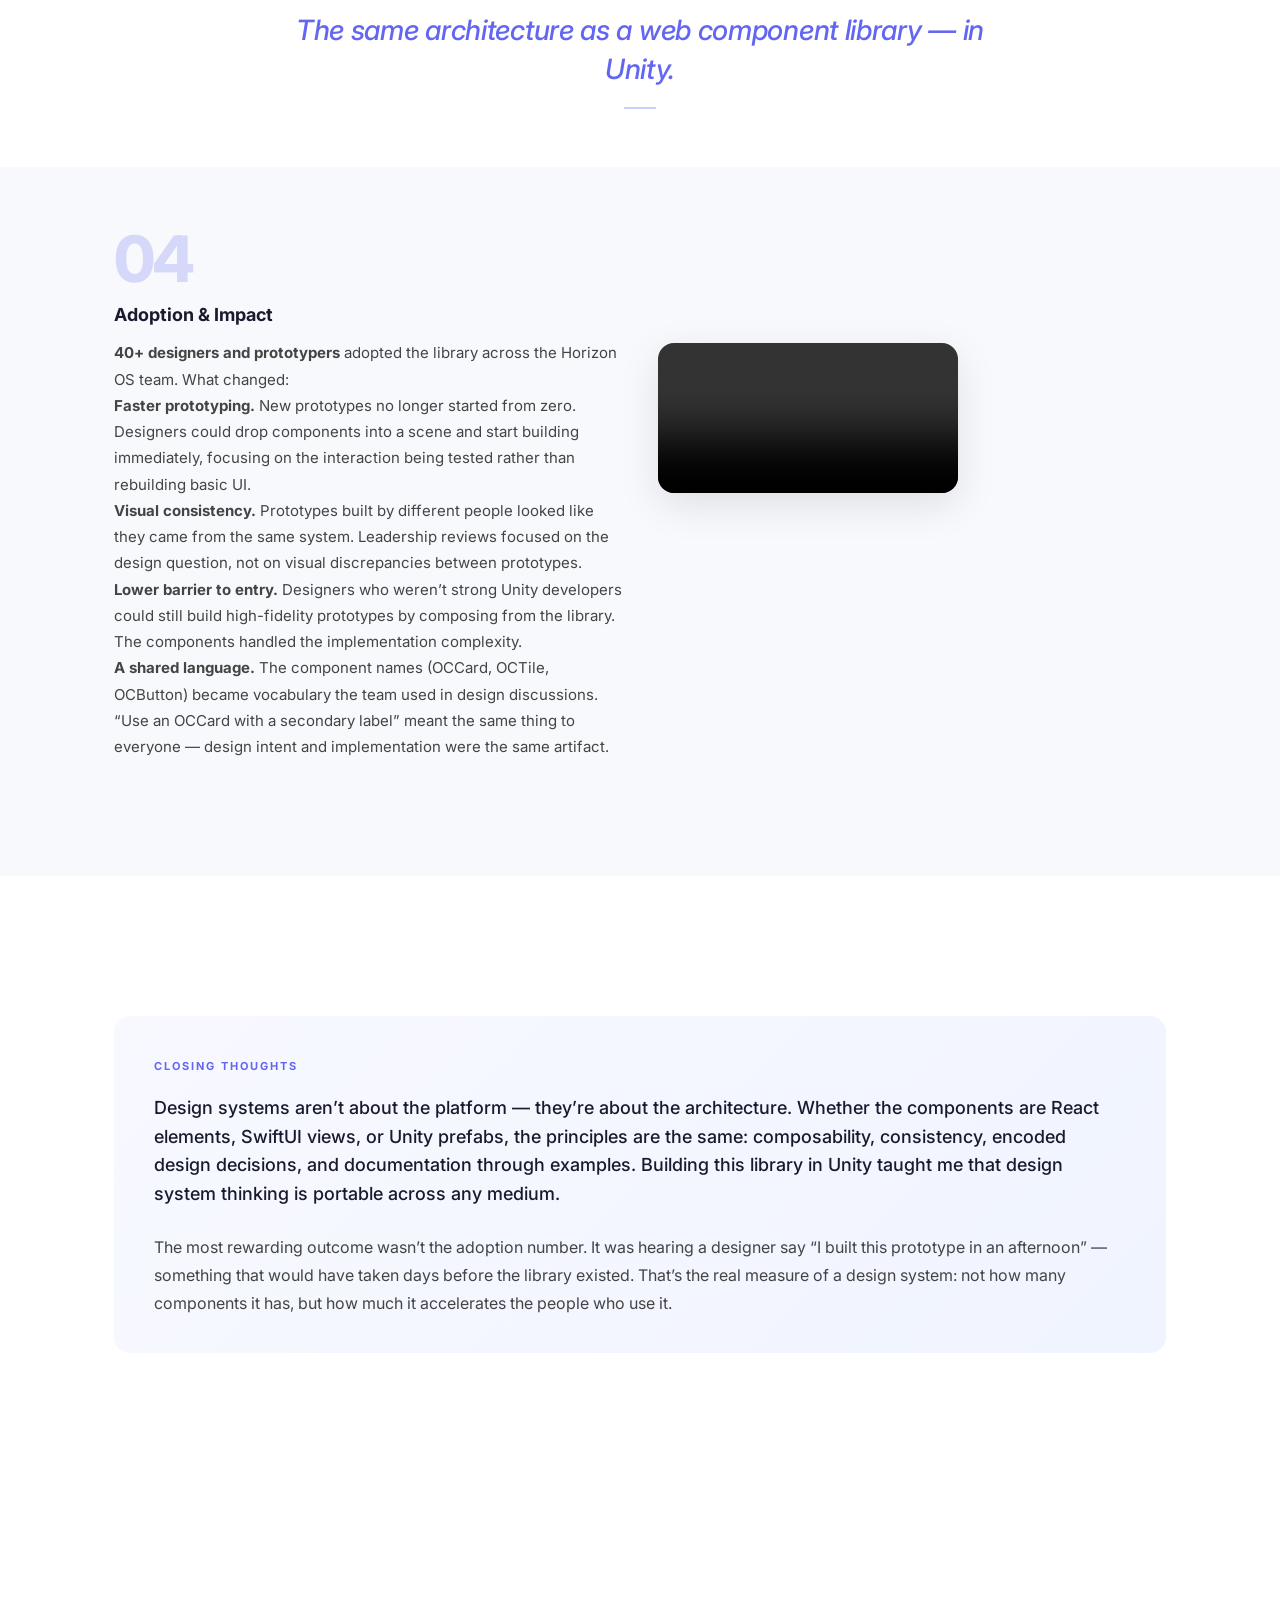
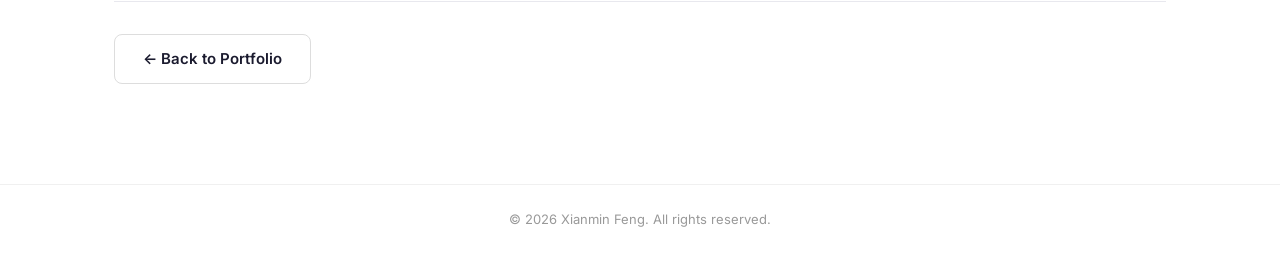
<file: docs/component-library.html>
<!DOCTYPE html>
<html lang="en">
<head>
<meta charset="UTF-8">
<meta name="viewport" content="width=device-width, initial-scale=1.0">
<title>Spatial UI Component Library &mdash; Xianmin Feng</title>
<meta name="description" content="Case study: building a reusable, component-based design system in Unity for Horizon OS — adopted by 40+ designers and prototypers.">
<link rel="preconnect" href="https://fonts.googleapis.com">
<link href="https://fonts.googleapis.com/css2?family=Inter:wght@300;400;500;600;700&display=swap" rel="stylesheet">
<link rel="stylesheet" href="assets/style.css">
</head>
<body>

<!-- Navigation -->
<nav class="nav">
  <div class="nav-inner">
    <a href="index.html" class="nav-logo">XF</a>
    <div class="nav-links">
      <a href="index.html">Home</a>
      <a href="index.html#work">Work</a>
      <a href="index.html#contact">Contact</a>
    </div>
  </div>
</nav>

<!-- Hero -->
<section class="subpage-hero">
  <div class="container">
    <a href="index.html#work" class="back-link">&larr; Back to Portfolio</a>
    <h1 class="subpage-title">Spatial UI Component Library</h1>
    <p class="subpage-subtitle">Building a reusable design system in Unity that became the shared language for prototyping across Horizon OS.</p>
    <div class="subpage-meta">
      <span>Horizon OS</span>
      <span>Unity 3D</span>
      <span>C#</span>
      <span>Design Systems</span>
      <span>Component Library</span>
      <span>Tooling</span>
      <span>40+ Adopters</span>
    </div>
  </div>
</section>

<!-- Summary -->
<section class="section">
  <div class="container">
    <div class="case-study">
      <div class="case-info-box fade-in-up">
        <div class="case-info-item">
          <div class="case-info-label">Role</div>
          <div class="case-info-value">Design + Engineering</div>
        </div>
        <div class="case-info-item">
          <div class="case-info-label">Scope</div>
          <div class="case-info-value">Design System &amp; Tooling</div>
        </div>
        <div class="case-info-item">
          <div class="case-info-label">Platform</div>
          <div class="case-info-value">Unity 3D &middot; C#</div>
        </div>
        <div class="case-info-item">
          <div class="case-info-label">Adoption</div>
          <div class="case-info-value">40+ designers and prototypers across Horizon OS.</div>
        </div>
      </div>
      <div class="case-block case-summary fade-in-up">
        <span class="case-summary-label">Summary</span>
        <p>As the number of prototypers and designers working on Horizon OS grew, so did the inconsistency. Each person built their own buttons, cards, and panels from scratch &mdash; different spacing, different text hierarchies, different interaction behaviors. Prototypes looked different depending on who built them, and every new project started from zero.</p>
        <p>I designed and built a component-based UI library in Unity &mdash; a set of composable primitives with built-in design decisions (typography hierarchy, spacing, interaction states, visual treatments) that any designer or prototyper could drop into a scene and start building with immediately. The library became the team&rsquo;s shared infrastructure, adopted by 40+ people across the organization.</p>
      </div>
    </div>
  </div>
</section>

<!-- Section 1 -->
<section class="section section-case">
  <div class="container">
      <div class="case-block case-block-split fade-in-up">
        <div class="case-split-media">
          <div class="subpage-video-container">
            <video class="subpage-video" controls playsinline>
              <source src="assets/OCComponents.mp4" type="video/mp4">
            </video>
          </div>
        </div>
        <div class="case-split-content">
          <span class="section-numeral">01</span>
          <h3>The Problem &mdash; Inconsistency at Scale</h3>
          <p>When every prototyper builds UI from scratch, the results diverge. Buttons look different across prototypes. Card layouts use different spacing. Text hierarchies vary. For leadership reviews, this inconsistency becomes noise &mdash; reviewers spend time noticing visual differences instead of evaluating the interaction being tested.</p>
          <p>The team needed a shared set of building blocks that enforced design consistency at the implementation level &mdash; not through guidelines people have to remember, but through components that are correct by default.</p>
        </div>
      </div>
  </div>
</section>

<!-- Pull Quote 1 -->
<section class="section section-pullquote">
  <div class="container">
    <blockquote class="case-pullquote fade-in-up">Components that are correct by default.</blockquote>
  </div>
</section>

<!-- Section 2 -->
<section class="section section-case section-alt">
  <div class="container">
      <div class="case-block case-block-split reverse fade-in-up">
        <div class="case-split-media">
          <div class="subpage-video-container">
            <video class="subpage-video" controls playsinline>
              <source src="assets/OCComponents.mp4" type="video/mp4">
            </video>
          </div>
        </div>
        <div class="case-split-content">
          <span class="section-numeral">02</span>
          <h3>The Library &mdash; Composable UI Primitives</h3>
          <p>I designed and implemented a component library with a clear architecture:</p>
          <p><strong>Primitives.</strong> OCBase, OCButton, OCIcon, OCIconButton, OCImage, OCText &mdash; the foundational elements that everything else is built from. Each primitive carries its own styling, states, and interaction behavior.</p>
          <p><strong>Composed components.</strong> OCCard, OCTile, OCMenu, OCMenuBtn, OCPanel, OCCheckbox, OCStars &mdash; higher-level components assembled from primitives. A Card, for example, combines an image area, a Primary/Secondary/Tertiary text hierarchy, and an action row &mdash; all with consistent spacing and visual treatment built in.</p>
          <p><strong>Examples scene.</strong> A documented scene where every component is instantiated and visible, serving as both a reference and a testing ground for new additions.</p>
        </div>
      </div>
  </div>
</section>

<!-- Section 3 -->
<section class="section section-case">
  <div class="container">
      <div class="case-block case-block-split fade-in-up">
        <div class="case-split-media">
          <div class="subpage-video-container">
            <video class="subpage-video" controls playsinline>
              <source src="assets/OCComponents.mp4" type="video/mp4">
            </video>
          </div>
        </div>
        <div class="case-split-content">
          <span class="section-numeral">03</span>
          <h3>Design Decisions Built Into Code</h3>
          <p>The library isn&rsquo;t just a collection of prefabs &mdash; it encodes design decisions that would otherwise live in a spec document no one reads:</p>
          <p><strong>Typography hierarchy.</strong> Every component with text enforces Primary, Secondary, and Tertiary levels &mdash; consistent font sizes, weights, and colors across every surface. Designers don&rsquo;t choose type styles; the component chooses for them.</p>
          <p><strong>Spacing and layout.</strong> Padding, margins, and content spacing are built into each component, ensuring visual consistency without manual adjustment.</p>
          <p><strong>Interaction states.</strong> Hover, focus, pressed, and disabled states are implemented in the component itself. Every button, tile, and card behaves the same way across every prototype.</p>
          <p><strong>Composition over configuration.</strong> Rather than building one mega-component with dozens of options, the library uses small, focused primitives that compose together. Need a card with a different layout? Combine OCImage + OCText + OCButton in a new arrangement &mdash; the pieces already work together.</p>
        </div>
      </div>
  </div>
</section>

<!-- Pull Quote 2 -->
<section class="section section-pullquote">
  <div class="container">
    <blockquote class="case-pullquote fade-in-up">The same architecture as a web component library &mdash; in Unity.</blockquote>
  </div>
</section>

<!-- Section 4 -->
<section class="section section-case section-alt">
  <div class="container">
      <div class="case-block case-block-split reverse fade-in-up">
        <div class="case-split-media">
          <div class="subpage-video-container">
            <video class="subpage-video" controls playsinline>
              <source src="assets/OCComponents.mp4" type="video/mp4">
            </video>
          </div>
        </div>
        <div class="case-split-content">
          <span class="section-numeral">04</span>
          <h3>Adoption &amp; Impact</h3>
          <p><strong>40+ designers and prototypers</strong> adopted the library across the Horizon OS team. What changed:</p>
          <p><strong>Faster prototyping.</strong> New prototypes no longer started from zero. Designers could drop components into a scene and start building immediately, focusing on the interaction being tested rather than rebuilding basic UI.</p>
          <p><strong>Visual consistency.</strong> Prototypes built by different people looked like they came from the same system. Leadership reviews focused on the design question, not on visual discrepancies between prototypes.</p>
          <p><strong>Lower barrier to entry.</strong> Designers who weren&rsquo;t strong Unity developers could still build high-fidelity prototypes by composing from the library. The components handled the implementation complexity.</p>
          <p><strong>A shared language.</strong> The component names (OCCard, OCTile, OCButton) became vocabulary the team used in design discussions. &ldquo;Use an OCCard with a secondary label&rdquo; meant the same thing to everyone &mdash; design intent and implementation were the same artifact.</p>
        </div>
      </div>
  </div>
</section>

<!-- Closing Thoughts -->
<section class="section">
  <div class="container">
    <div class="case-study">
      <div class="case-block case-summary fade-in-up">
        <span class="case-summary-label">Closing Thoughts</span>
        <p>Design systems aren&rsquo;t about the platform &mdash; they&rsquo;re about the architecture. Whether the components are React elements, SwiftUI views, or Unity prefabs, the principles are the same: composability, consistency, encoded design decisions, and documentation through examples. Building this library in Unity taught me that design system thinking is portable across any medium.</p>
        <p>The most rewarding outcome wasn&rsquo;t the adoption number. It was hearing a designer say &ldquo;I built this prototype in an afternoon&rdquo; &mdash; something that would have taken days before the library existed. That&rsquo;s the real measure of a design system: not how many components it has, but how much it accelerates the people who use it.</p>
      </div>
    </div>
  </div>
</section>

<!-- CTAs -->
<section class="section">
  <div class="container">
    <div class="case-cta">
      <a href="index.html#work" class="btn btn-secondary">&larr; Back to Portfolio</a>
    </div>
  </div>
</section>

<!-- Footer -->
<footer class="footer">
  <div class="container">
    <p>&copy; 2026 Xianmin Feng. All rights reserved.</p>
  </div>
</footer>

<script>
  (function () {
    if (!('IntersectionObserver' in window)) {
      document.querySelectorAll('.fade-in-up').forEach(function (el) {
        el.classList.add('is-visible');
      });
      return;
    }
    var observer = new IntersectionObserver(function (entries) {
      entries.forEach(function (entry) {
        if (entry.isIntersecting) {
          entry.target.classList.add('is-visible');
          observer.unobserve(entry.target);
        }
      });
    }, { threshold: 0.15 });
    document.querySelectorAll('.fade-in-up').forEach(function (el) {
      observer.observe(el);
    });
  })();
</script>

</body>
</html>
</file>
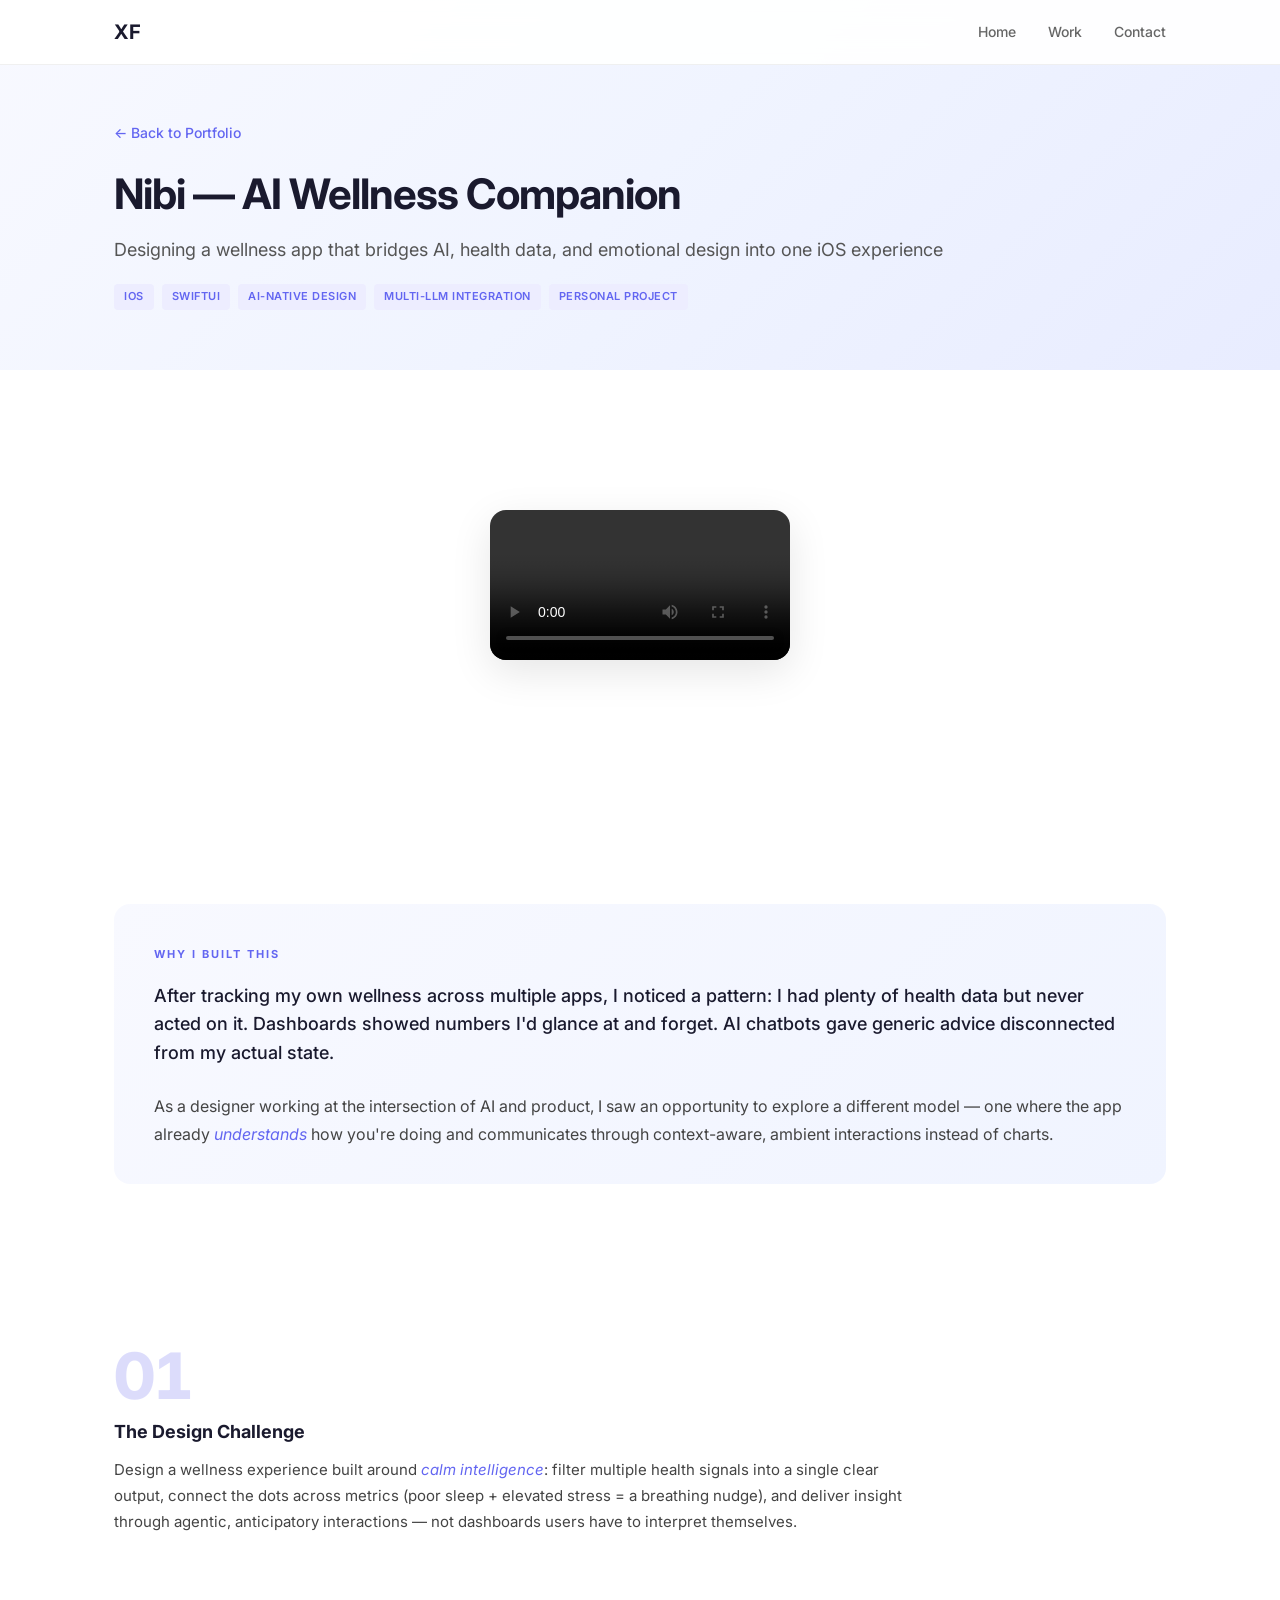
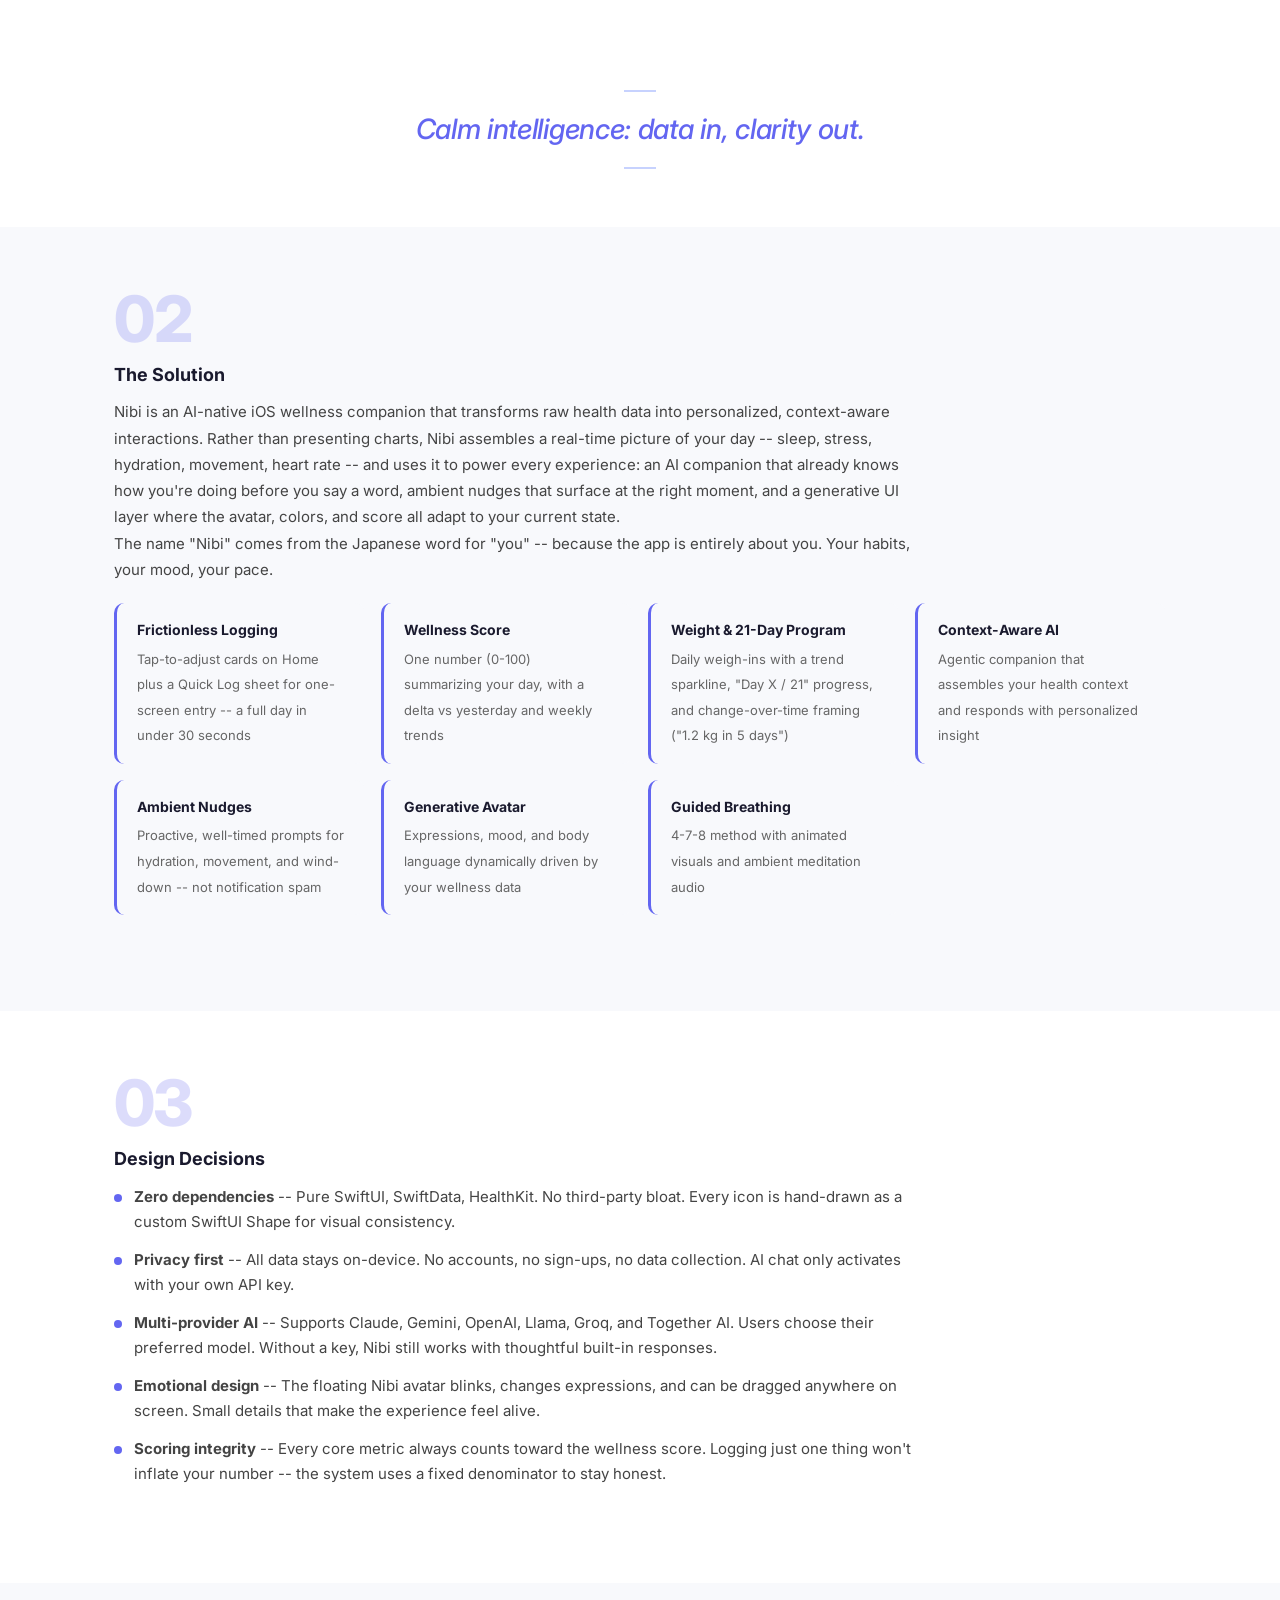
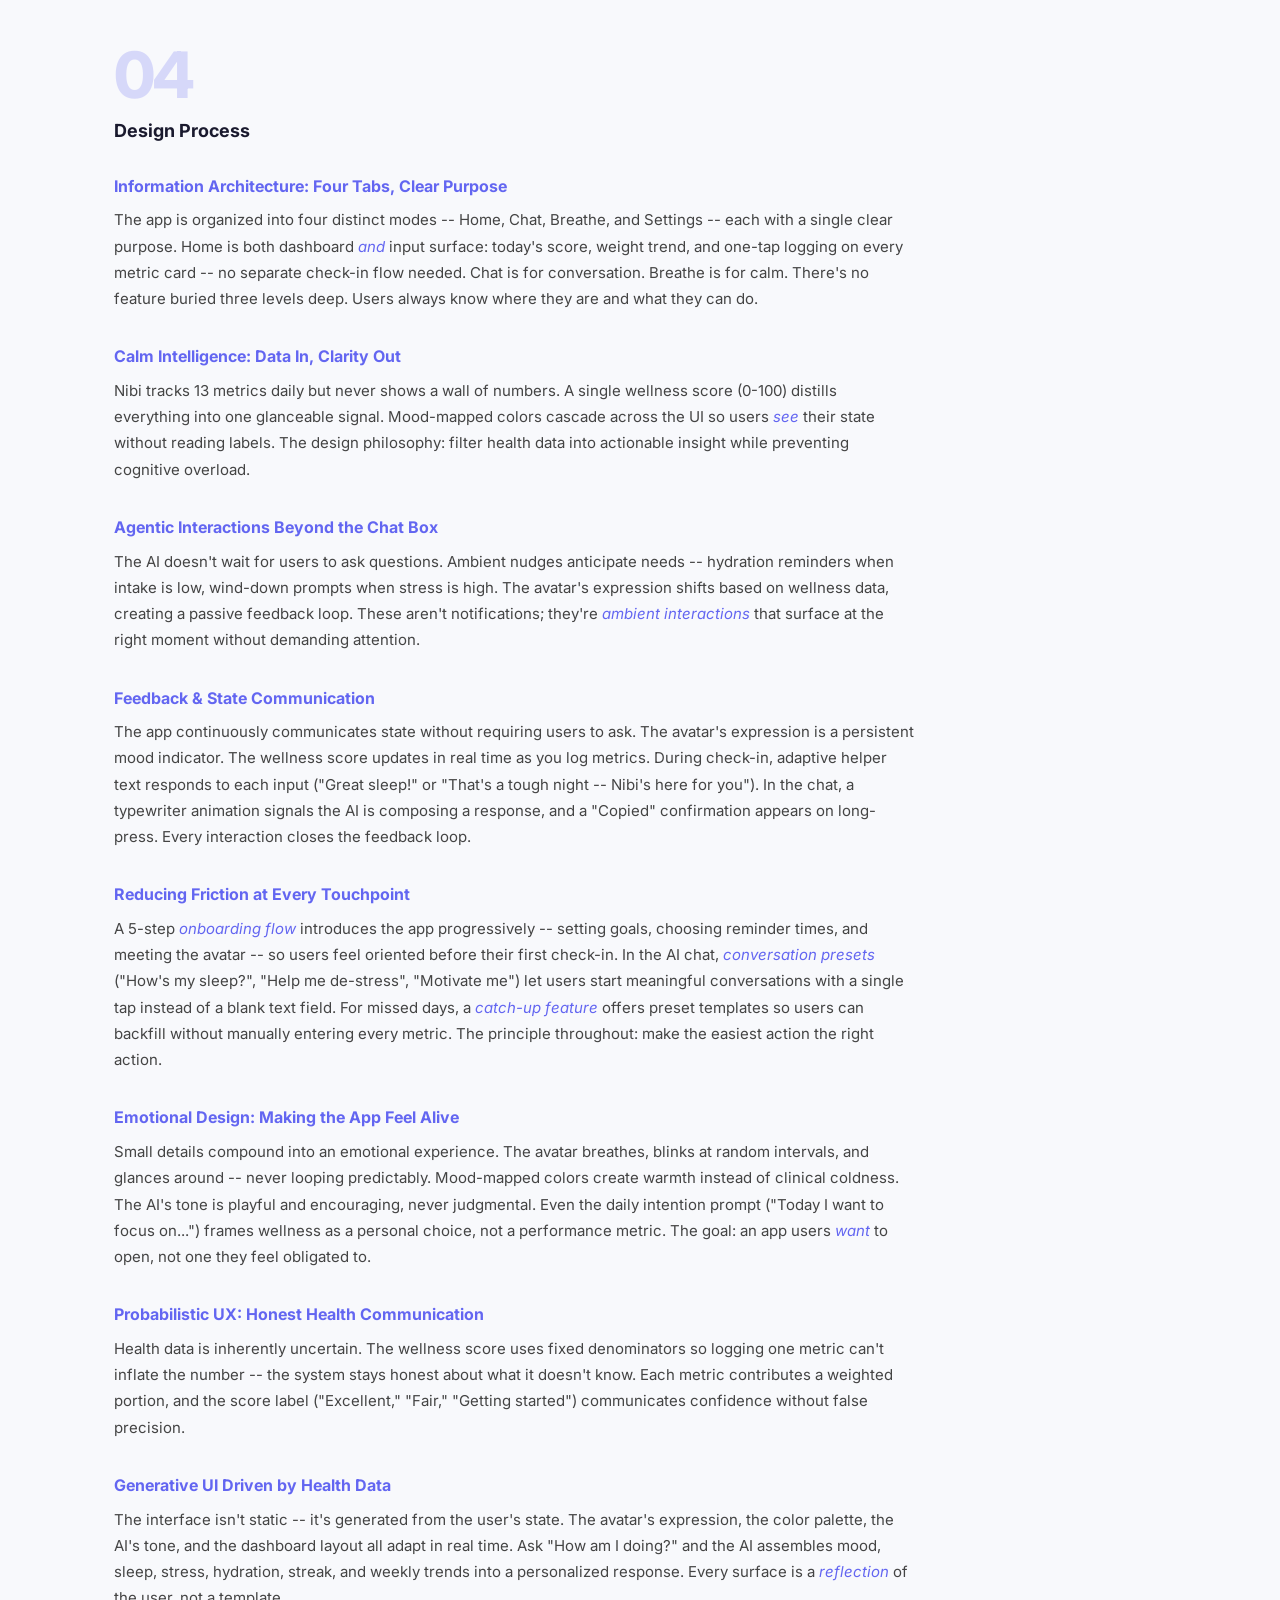
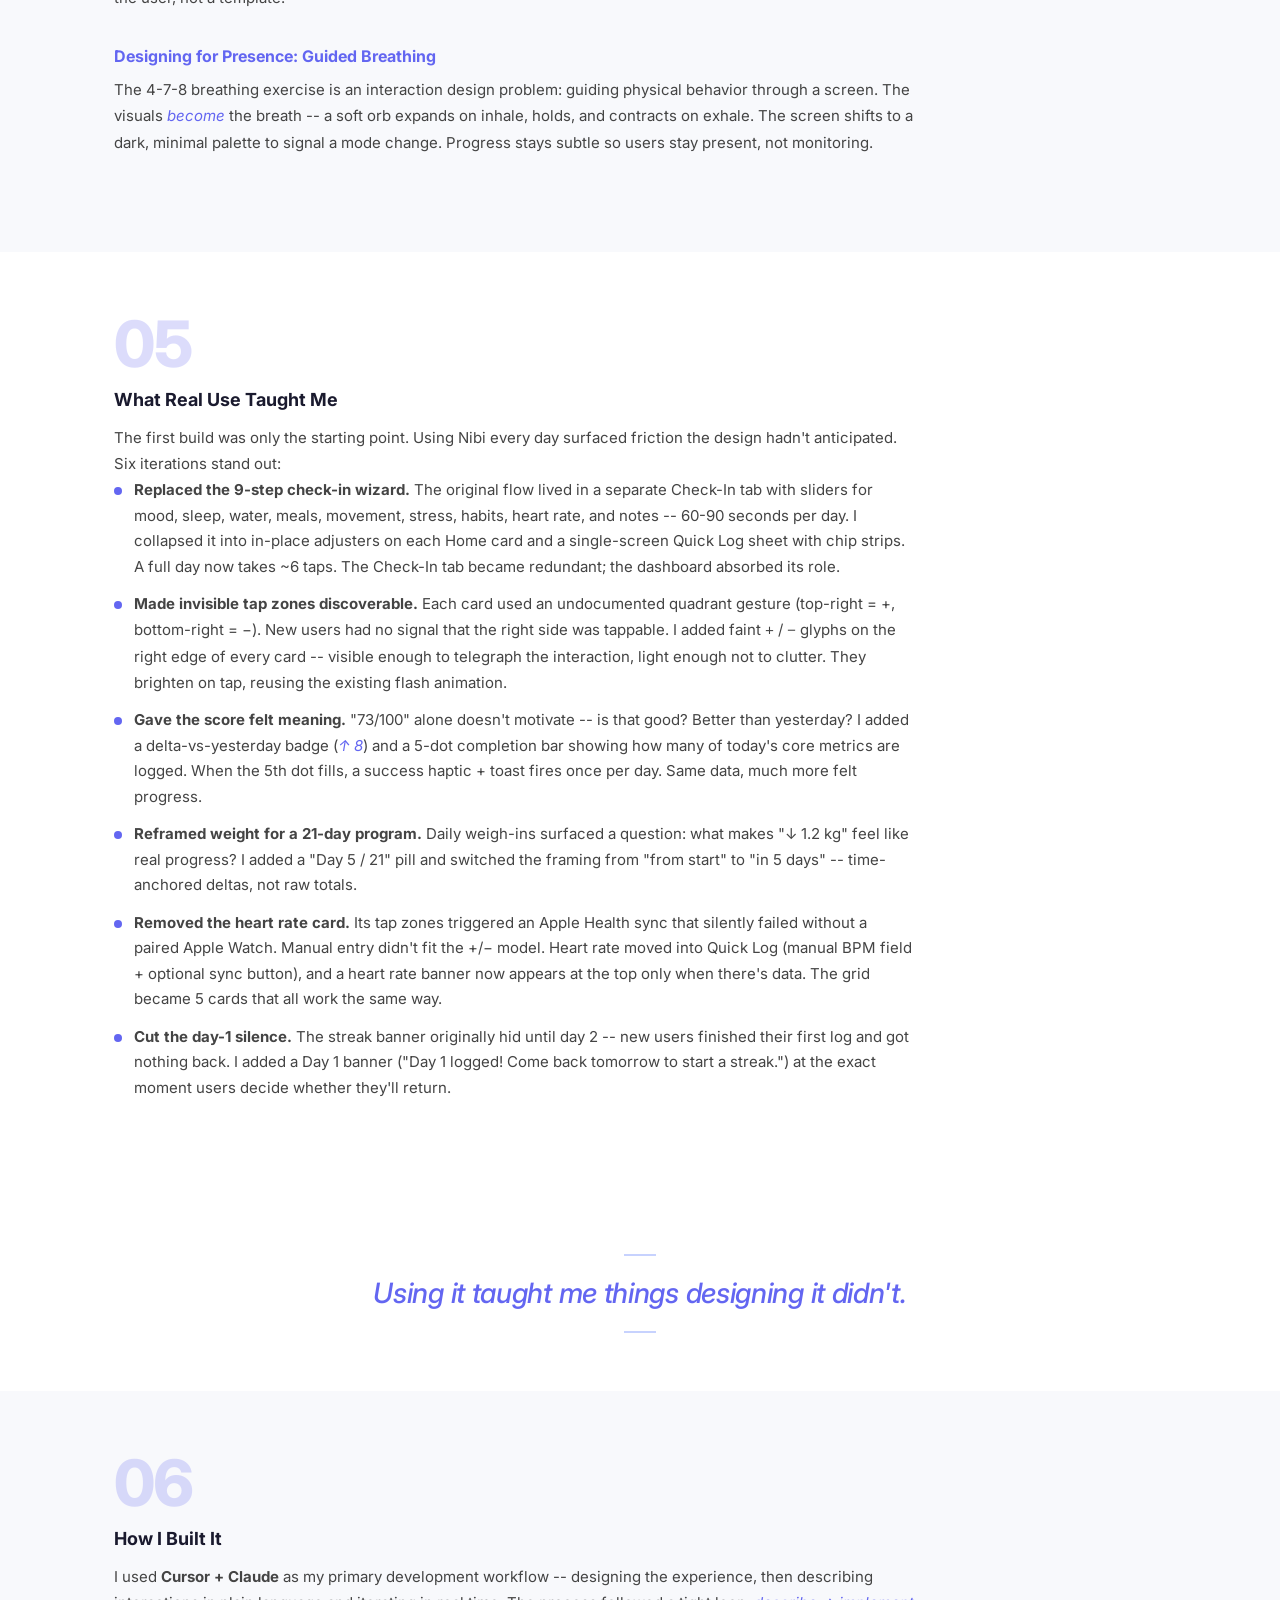
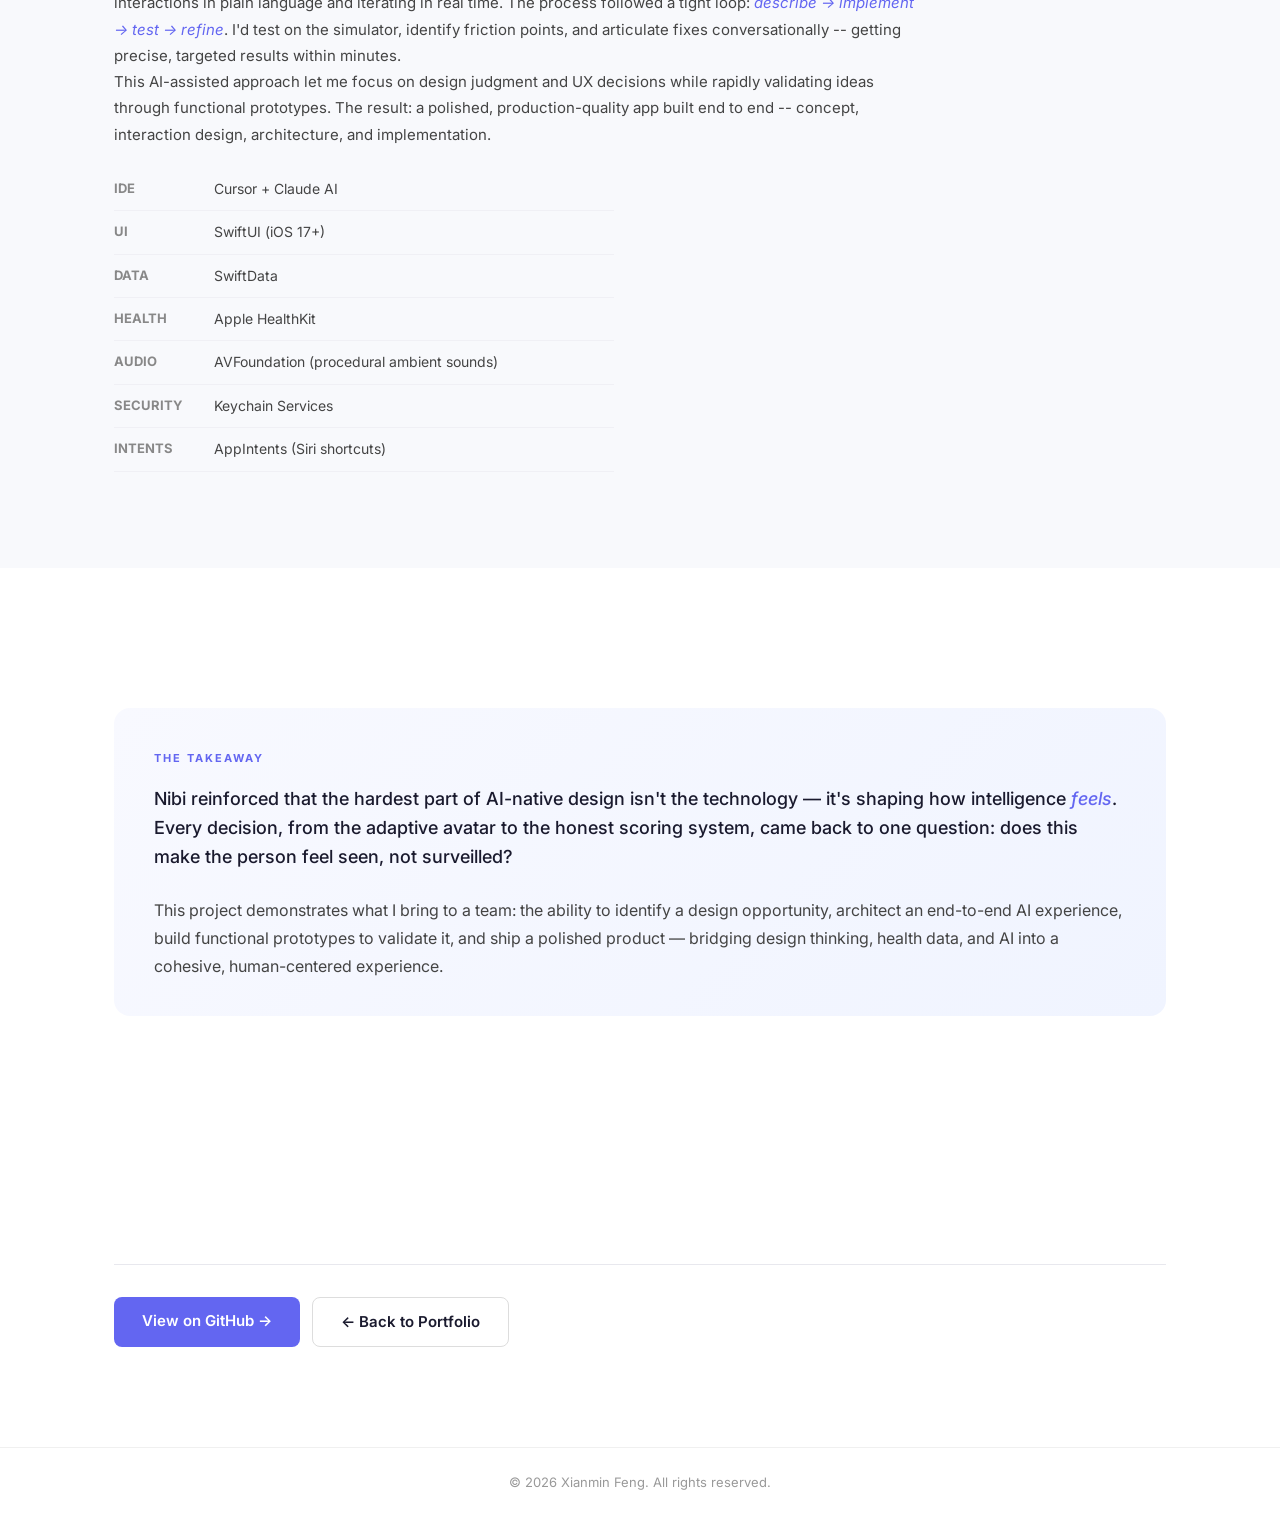
<file: docs/nibi.html>
<!DOCTYPE html>
<html lang="en">
<head>
<meta charset="UTF-8">
<meta name="viewport" content="width=device-width, initial-scale=1.0">
<title>Nibi Case Study | Xianmin Feng</title>
<meta name="description" content="Case study: Nibi — an AI wellness companion app designed and built by Xianmin Feng.">
<link rel="preconnect" href="https://fonts.googleapis.com">
<link href="https://fonts.googleapis.com/css2?family=Inter:wght@300;400;500;600;700&display=swap" rel="stylesheet">
<link rel="stylesheet" href="assets/style.css">
</head>
<body>

<!-- Navigation -->
<nav class="nav">
  <div class="nav-inner">
    <a href="index.html" class="nav-logo">XF</a>
    <div class="nav-links">
      <a href="index.html">Home</a>
      <a href="index.html#work">Work</a>
      <a href="index.html#contact">Contact</a>
    </div>
  </div>
</nav>

<!-- Hero -->
<section class="subpage-hero">
  <div class="container">
    <a href="index.html#work" class="back-link">&larr; Back to Portfolio</a>
    <h1 class="subpage-title">Nibi — AI Wellness Companion</h1>
    <p class="subpage-subtitle">Designing a wellness app that bridges AI, health data, and emotional design into one iOS experience</p>
    <div class="subpage-meta">
      <span>iOS</span>
      <span>SwiftUI</span>
      <span>AI-Native Design</span>
      <span>Multi-LLM Integration</span>
      <span>Personal Project</span>
    </div>
  </div>
</section>

<!-- Video -->
<section class="section section-video">
  <div class="container">
    <div class="subpage-video-container centered">
      <video class="subpage-video" controls playsinline>
        <source src="assets/nibi-demo.mp4" type="video/mp4">
      </video>
    </div>
  </div>
</section>

<!-- Case Study Content -->
<section class="section">
  <div class="container">
    <div class="case-study">

      <div class="case-block case-summary fade-in-up">
        <span class="case-summary-label">Why I Built This</span>
        <p>After tracking my own wellness across multiple apps, I noticed a pattern: I had plenty of health data but never acted on it. Dashboards showed numbers I'd glance at and forget. AI chatbots gave generic advice disconnected from my actual state.</p>
        <p>As a designer working at the intersection of AI and product, I saw an opportunity to explore a different model &mdash; one where the app already <em>understands</em> how you're doing and communicates through context-aware, ambient interactions instead of charts.</p>
      </div>
    </div>
  </div>
</section>

<!-- 01 The Design Challenge -->
<section class="section section-case">
  <div class="container">
    <div class="case-block fade-in-up">
      <span class="section-numeral">01</span>
      <h3>The Design Challenge</h3>
      <p>Design a wellness experience built around <em>calm intelligence</em>: filter multiple health signals into a single clear output, connect the dots across metrics (poor sleep + elevated stress = a breathing nudge), and deliver insight through agentic, anticipatory interactions &mdash; not dashboards users have to interpret themselves.</p>
    </div>
  </div>
</section>

<!-- Pull Quote 1 -->
<section class="section section-pullquote">
  <div class="container">
    <blockquote class="case-pullquote fade-in-up">Calm intelligence: data in, clarity out.</blockquote>
  </div>
</section>

<!-- 02 The Solution -->
<section class="section section-case section-alt">
  <div class="container">
    <div class="case-block fade-in-up">
      <span class="section-numeral">02</span>
        <h3>The Solution</h3>
        <p>Nibi is an AI-native iOS wellness companion that transforms raw health data into personalized, context-aware interactions. Rather than presenting charts, Nibi assembles a real-time picture of your day -- sleep, stress, hydration, movement, heart rate -- and uses it to power every experience: an AI companion that already knows how you're doing before you say a word, ambient nudges that surface at the right moment, and a generative UI layer where the avatar, colors, and score all adapt to your current state.</p>
        <p>The name "Nibi" comes from the Japanese word for "you" -- because the app is entirely about you. Your habits, your mood, your pace.</p>
        <div class="case-features">
          <div class="case-feature">
            <strong>Frictionless Logging</strong>
            <span>Tap-to-adjust cards on Home plus a Quick Log sheet for one-screen entry -- a full day in under 30 seconds</span>
          </div>
          <div class="case-feature">
            <strong>Wellness Score</strong>
            <span>One number (0-100) summarizing your day, with a delta vs yesterday and weekly trends</span>
          </div>
          <div class="case-feature">
            <strong>Weight &amp; 21-Day Program</strong>
            <span>Daily weigh-ins with a trend sparkline, "Day X / 21" progress, and change-over-time framing ("1.2 kg in 5 days")</span>
          </div>
          <div class="case-feature">
            <strong>Context-Aware AI</strong>
            <span>Agentic companion that assembles your health context and responds with personalized insight</span>
          </div>
          <div class="case-feature">
            <strong>Ambient Nudges</strong>
            <span>Proactive, well-timed prompts for hydration, movement, and wind-down -- not notification spam</span>
          </div>
          <div class="case-feature">
            <strong>Generative Avatar</strong>
            <span>Expressions, mood, and body language dynamically driven by your wellness data</span>
          </div>
          <div class="case-feature">
            <strong>Guided Breathing</strong>
            <span>4-7-8 method with animated visuals and ambient meditation audio</span>
          </div>
        </div>
      </div>
  </div>
</section>

<!-- 03 Design Decisions -->
<section class="section section-case">
  <div class="container">
    <div class="case-block fade-in-up">
      <span class="section-numeral">03</span>
      <h3>Design Decisions</h3>
        <ul class="case-list">
          <li><strong>Zero dependencies</strong> -- Pure SwiftUI, SwiftData, HealthKit. No third-party bloat. Every icon is hand-drawn as a custom SwiftUI Shape for visual consistency.</li>
          <li><strong>Privacy first</strong> -- All data stays on-device. No accounts, no sign-ups, no data collection. AI chat only activates with your own API key.</li>
          <li><strong>Multi-provider AI</strong> -- Supports Claude, Gemini, OpenAI, Llama, Groq, and Together AI. Users choose their preferred model. Without a key, Nibi still works with thoughtful built-in responses.</li>
          <li><strong>Emotional design</strong> -- The floating Nibi avatar blinks, changes expressions, and can be dragged anywhere on screen. Small details that make the experience feel alive.</li>
          <li><strong>Scoring integrity</strong> -- Every core metric always counts toward the wellness score. Logging just one thing won't inflate your number -- the system uses a fixed denominator to stay honest.</li>
        </ul>
      </div>
  </div>
</section>

<!-- 04 Design Process -->
<section class="section section-case section-alt">
  <div class="container">
    <div class="case-block fade-in-up">
      <span class="section-numeral">04</span>
      <h3>Design Process</h3>

        <h4>Information Architecture: Four Tabs, Clear Purpose</h4>
        <p>The app is organized into four distinct modes -- Home, Chat, Breathe, and Settings -- each with a single clear purpose. Home is both dashboard <em>and</em> input surface: today's score, weight trend, and one-tap logging on every metric card -- no separate check-in flow needed. Chat is for conversation. Breathe is for calm. There's no feature buried three levels deep. Users always know where they are and what they can do.</p>

        <h4>Calm Intelligence: Data In, Clarity Out</h4>
        <p>Nibi tracks 13 metrics daily but never shows a wall of numbers. A single wellness score (0-100) distills everything into one glanceable signal. Mood-mapped colors cascade across the UI so users <em>see</em> their state without reading labels. The design philosophy: filter health data into actionable insight while preventing cognitive overload.</p>

        <h4>Agentic Interactions Beyond the Chat Box</h4>
        <p>The AI doesn't wait for users to ask questions. Ambient nudges anticipate needs -- hydration reminders when intake is low, wind-down prompts when stress is high. The avatar's expression shifts based on wellness data, creating a passive feedback loop. These aren't notifications; they're <em>ambient interactions</em> that surface at the right moment without demanding attention.</p>

        <h4>Feedback & State Communication</h4>
        <p>The app continuously communicates state without requiring users to ask. The avatar's expression is a persistent mood indicator. The wellness score updates in real time as you log metrics. During check-in, adaptive helper text responds to each input ("Great sleep!" or "That's a tough night -- Nibi's here for you"). In the chat, a typewriter animation signals the AI is composing a response, and a "Copied" confirmation appears on long-press. Every interaction closes the feedback loop.</p>

        <h4>Reducing Friction at Every Touchpoint</h4>
        <p>A 5-step <em>onboarding flow</em> introduces the app progressively -- setting goals, choosing reminder times, and meeting the avatar -- so users feel oriented before their first check-in. In the AI chat, <em>conversation presets</em> ("How's my sleep?", "Help me de-stress", "Motivate me") let users start meaningful conversations with a single tap instead of a blank text field. For missed days, a <em>catch-up feature</em> offers preset templates so users can backfill without manually entering every metric. The principle throughout: make the easiest action the right action.</p>

        <h4>Emotional Design: Making the App Feel Alive</h4>
        <p>Small details compound into an emotional experience. The avatar breathes, blinks at random intervals, and glances around -- never looping predictably. Mood-mapped colors create warmth instead of clinical coldness. The AI's tone is playful and encouraging, never judgmental. Even the daily intention prompt ("Today I want to focus on...") frames wellness as a personal choice, not a performance metric. The goal: an app users <em>want</em> to open, not one they feel obligated to.</p>

        <h4>Probabilistic UX: Honest Health Communication</h4>
        <p>Health data is inherently uncertain. The wellness score uses fixed denominators so logging one metric can't inflate the number -- the system stays honest about what it doesn't know. Each metric contributes a weighted portion, and the score label ("Excellent," "Fair," "Getting started") communicates confidence without false precision.</p>

        <h4>Generative UI Driven by Health Data</h4>
        <p>The interface isn't static -- it's generated from the user's state. The avatar's expression, the color palette, the AI's tone, and the dashboard layout all adapt in real time. Ask "How am I doing?" and the AI assembles mood, sleep, stress, hydration, streak, and weekly trends into a personalized response. Every surface is a <em>reflection</em> of the user, not a template.</p>

        <h4>Designing for Presence: Guided Breathing</h4>
        <p>The 4-7-8 breathing exercise is an interaction design problem: guiding physical behavior through a screen. The visuals <em>become</em> the breath -- a soft orb expands on inhale, holds, and contracts on exhale. The screen shifts to a dark, minimal palette to signal a mode change. Progress stays subtle so users stay present, not monitoring.</p>
      </div>
  </div>
</section>

<!-- 05 What Real Use Taught Me -->
<section class="section section-case">
  <div class="container">
    <div class="case-block fade-in-up">
      <span class="section-numeral">05</span>
      <h3>What Real Use Taught Me</h3>
        <p>The first build was only the starting point. Using Nibi every day surfaced friction the design hadn't anticipated. Six iterations stand out:</p>
        <ul class="case-list">
          <li><strong>Replaced the 9-step check-in wizard.</strong> The original flow lived in a separate Check-In tab with sliders for mood, sleep, water, meals, movement, stress, habits, heart rate, and notes -- 60-90 seconds per day. I collapsed it into in-place adjusters on each Home card and a single-screen Quick Log sheet with chip strips. A full day now takes ~6 taps. The Check-In tab became redundant; the dashboard absorbed its role.</li>
          <li><strong>Made invisible tap zones discoverable.</strong> Each card used an undocumented quadrant gesture (top-right = +, bottom-right = &minus;). New users had no signal that the right side was tappable. I added faint <code>+</code> / <code>&minus;</code> glyphs on the right edge of every card -- visible enough to telegraph the interaction, light enough not to clutter. They brighten on tap, reusing the existing flash animation.</li>
          <li><strong>Gave the score felt meaning.</strong> "73/100" alone doesn't motivate -- is that good? Better than yesterday? I added a delta-vs-yesterday badge (<em>&uarr; 8</em>) and a 5-dot completion bar showing how many of today's core metrics are logged. When the 5th dot fills, a success haptic + toast fires once per day. Same data, much more felt progress.</li>
          <li><strong>Reframed weight for a 21-day program.</strong> Daily weigh-ins surfaced a question: what makes "&darr; 1.2 kg" feel like real progress? I added a "Day 5 / 21" pill and switched the framing from "from start" to "in 5 days" -- time-anchored deltas, not raw totals.</li>
          <li><strong>Removed the heart rate card.</strong> Its tap zones triggered an Apple Health sync that silently failed without a paired Apple Watch. Manual entry didn't fit the +/&minus; model. Heart rate moved into Quick Log (manual BPM field + optional sync button), and a heart rate banner now appears at the top only when there's data. The grid became 5 cards that all work the same way.</li>
          <li><strong>Cut the day-1 silence.</strong> The streak banner originally hid until day 2 -- new users finished their first log and got nothing back. I added a Day 1 banner ("Day 1 logged! Come back tomorrow to start a streak.") at the exact moment users decide whether they'll return.</li>
        </ul>
      </div>
  </div>
</section>

<!-- Pull Quote 2 -->
<section class="section section-pullquote">
  <div class="container">
    <blockquote class="case-pullquote fade-in-up">Using it taught me things designing it didn't.</blockquote>
  </div>
</section>

<!-- 06 How I Built It -->
<section class="section section-case section-alt">
  <div class="container">
    <div class="case-block fade-in-up">
      <span class="section-numeral">06</span>
      <h3>How I Built It</h3>
        <p>I used <strong>Cursor + Claude</strong> as my primary development workflow -- designing the experience, then describing interactions in plain language and iterating in real time. The process followed a tight loop: <em>describe &rarr; implement &rarr; test &rarr; refine</em>. I'd test on the simulator, identify friction points, and articulate fixes conversationally -- getting precise, targeted results within minutes.</p>
        <p>This AI-assisted approach let me focus on design judgment and UX decisions while rapidly validating ideas through functional prototypes. The result: a polished, production-quality app built end to end -- concept, interaction design, architecture, and implementation.</p>
        <div class="case-tech-table">
          <div class="case-tech-row">
            <span class="case-tech-label">IDE</span>
            <span class="case-tech-value">Cursor + Claude AI</span>
          </div>
          <div class="case-tech-row">
            <span class="case-tech-label">UI</span>
            <span class="case-tech-value">SwiftUI (iOS 17+)</span>
          </div>
          <div class="case-tech-row">
            <span class="case-tech-label">Data</span>
            <span class="case-tech-value">SwiftData</span>
          </div>
          <div class="case-tech-row">
            <span class="case-tech-label">Health</span>
            <span class="case-tech-value">Apple HealthKit</span>
          </div>
          <div class="case-tech-row">
            <span class="case-tech-label">Audio</span>
            <span class="case-tech-value">AVFoundation (procedural ambient sounds)</span>
          </div>
          <div class="case-tech-row">
            <span class="case-tech-label">Security</span>
            <span class="case-tech-value">Keychain Services</span>
          </div>
          <div class="case-tech-row">
            <span class="case-tech-label">Intents</span>
            <span class="case-tech-value">AppIntents (Siri shortcuts)</span>
          </div>
        </div>
      </div>
  </div>
</section>

<!-- The Takeaway -->
<section class="section">
  <div class="container">
    <div class="case-study">
      <div class="case-block case-summary fade-in-up">
        <span class="case-summary-label">The Takeaway</span>
        <p>Nibi reinforced that the hardest part of AI-native design isn't the technology &mdash; it's shaping how intelligence <em>feels</em>. Every decision, from the adaptive avatar to the honest scoring system, came back to one question: does this make the person feel seen, not surveilled?</p>
        <p>This project demonstrates what I bring to a team: the ability to identify a design opportunity, architect an end-to-end AI experience, build functional prototypes to validate it, and ship a polished product &mdash; bridging design thinking, health data, and AI into a cohesive, human-centered experience.</p>
      </div>
    </div>
  </div>
</section>

<!-- CTAs -->
<section class="section">
  <div class="container">
    <div class="case-cta">
      <a href="https://github.com/xianmin-feng/Nibi" target="_blank" class="btn btn-primary">View on GitHub &rarr;</a>
      <a href="index.html#work" class="btn btn-secondary">&larr; Back to Portfolio</a>
    </div>
  </div>
</section>

<!-- Footer -->
<footer class="footer">
  <div class="container">
    <p>&copy; 2026 Xianmin Feng. All rights reserved.</p>
  </div>
</footer>

<script>
  (function () {
    if (!('IntersectionObserver' in window)) {
      document.querySelectorAll('.fade-in-up').forEach(function (el) {
        el.classList.add('is-visible');
      });
      return;
    }
    var observer = new IntersectionObserver(function (entries) {
      entries.forEach(function (entry) {
        if (entry.isIntersecting) {
          entry.target.classList.add('is-visible');
          observer.unobserve(entry.target);
        }
      });
    }, { threshold: 0.15 });
    document.querySelectorAll('.fade-in-up').forEach(function (el) {
      observer.observe(el);
    });
  })();
</script>

</body>
</html>
</file>
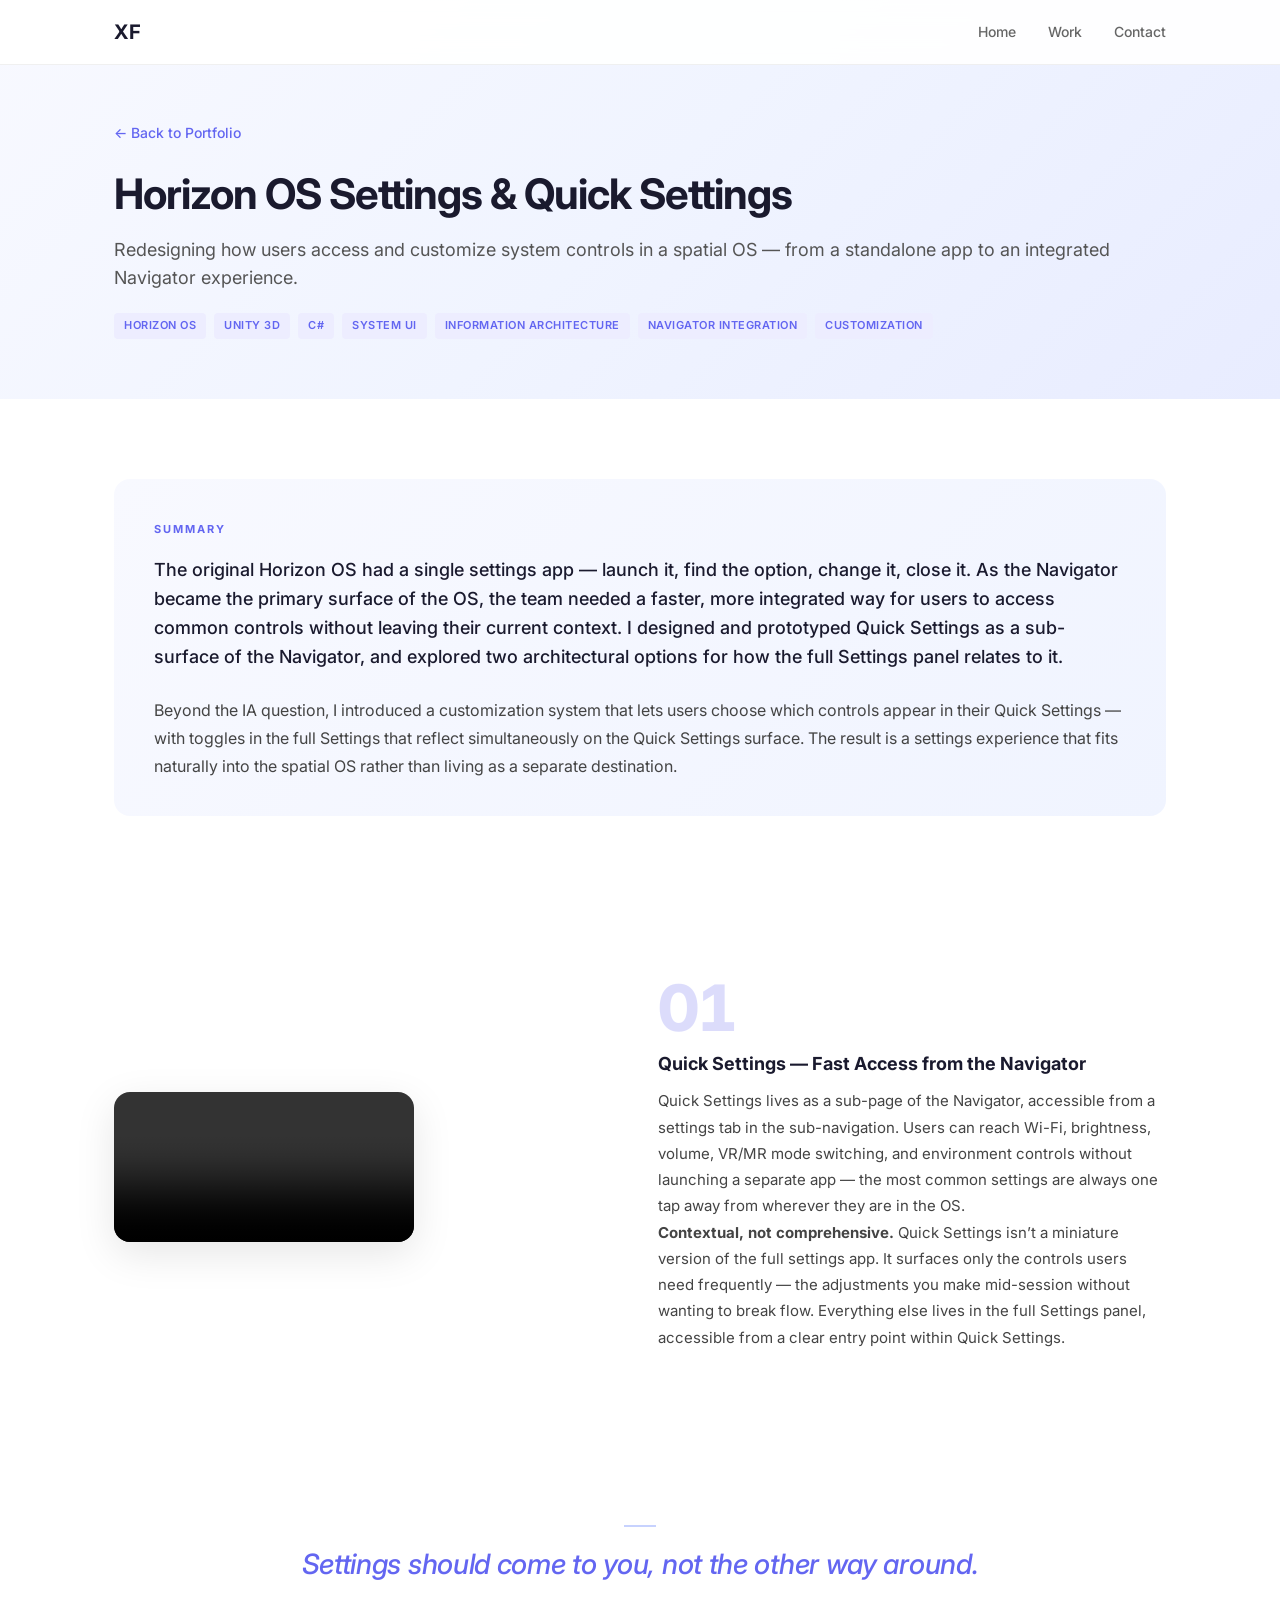
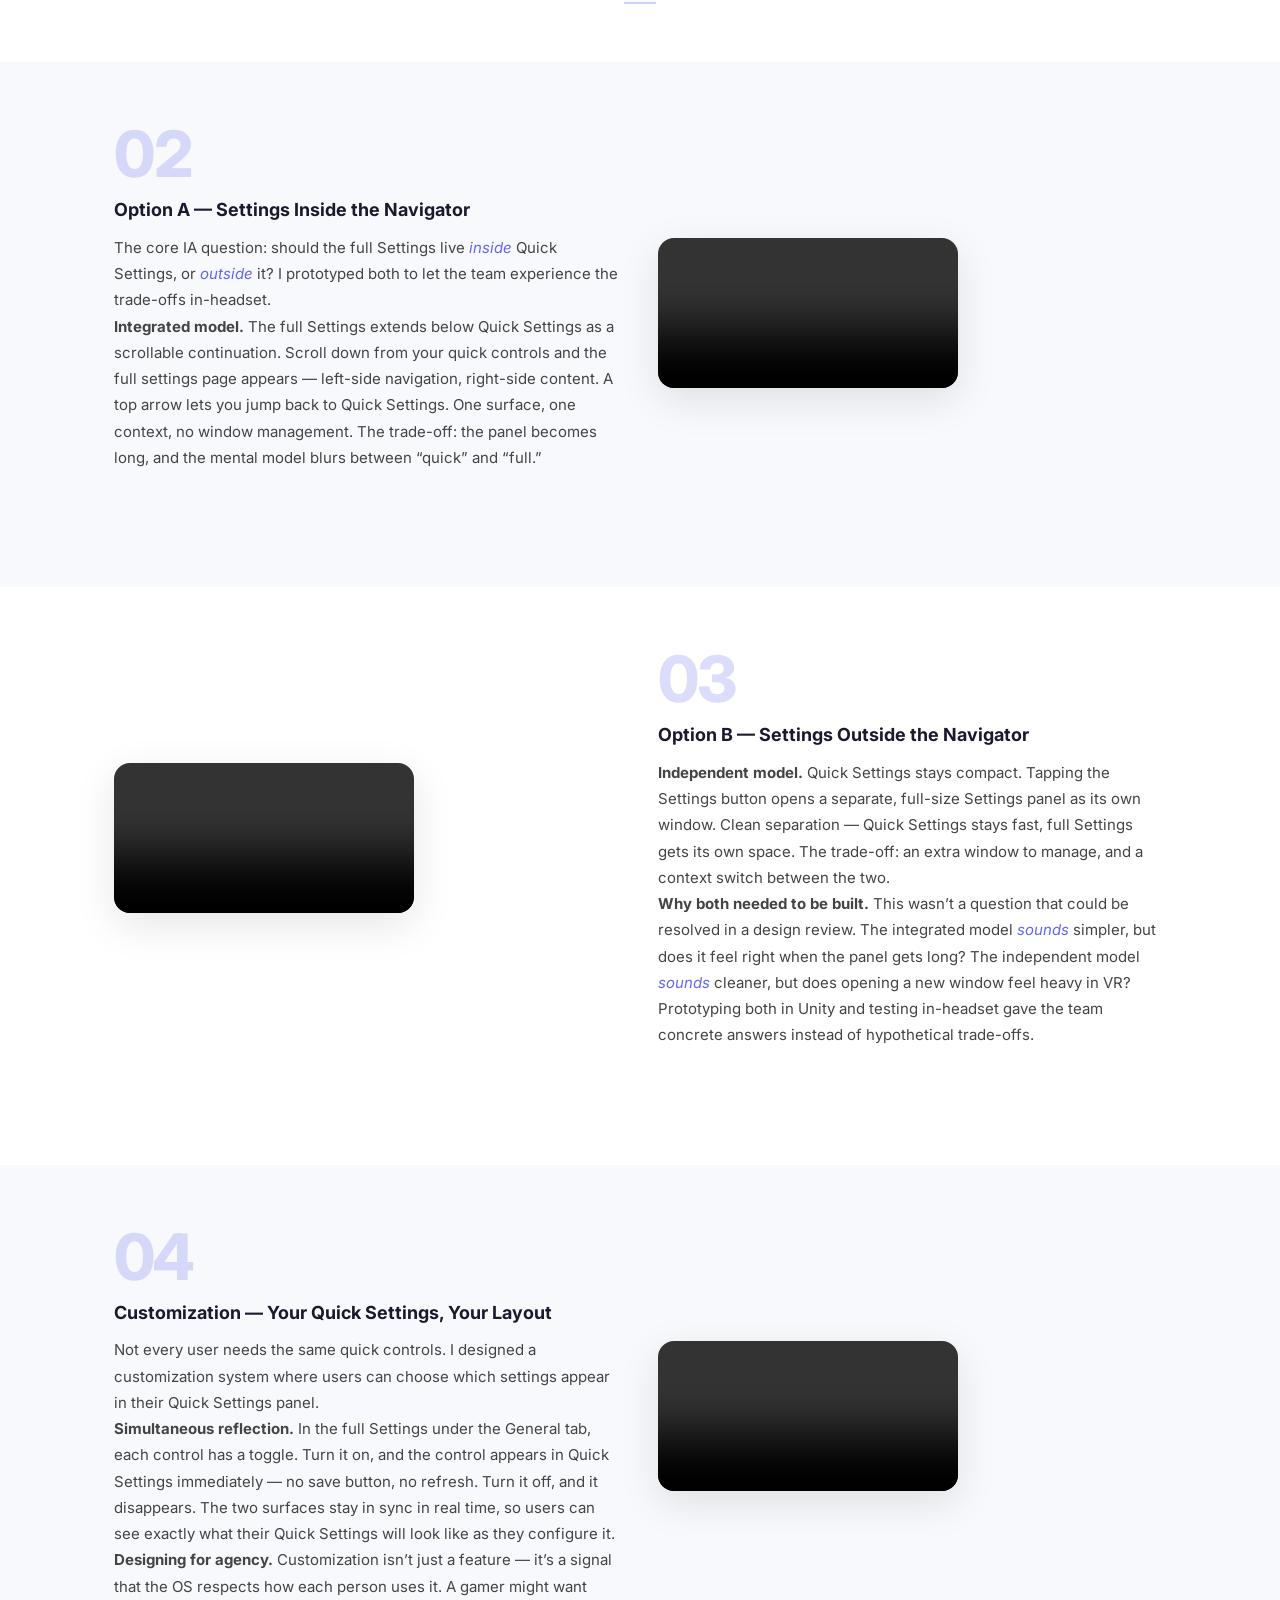
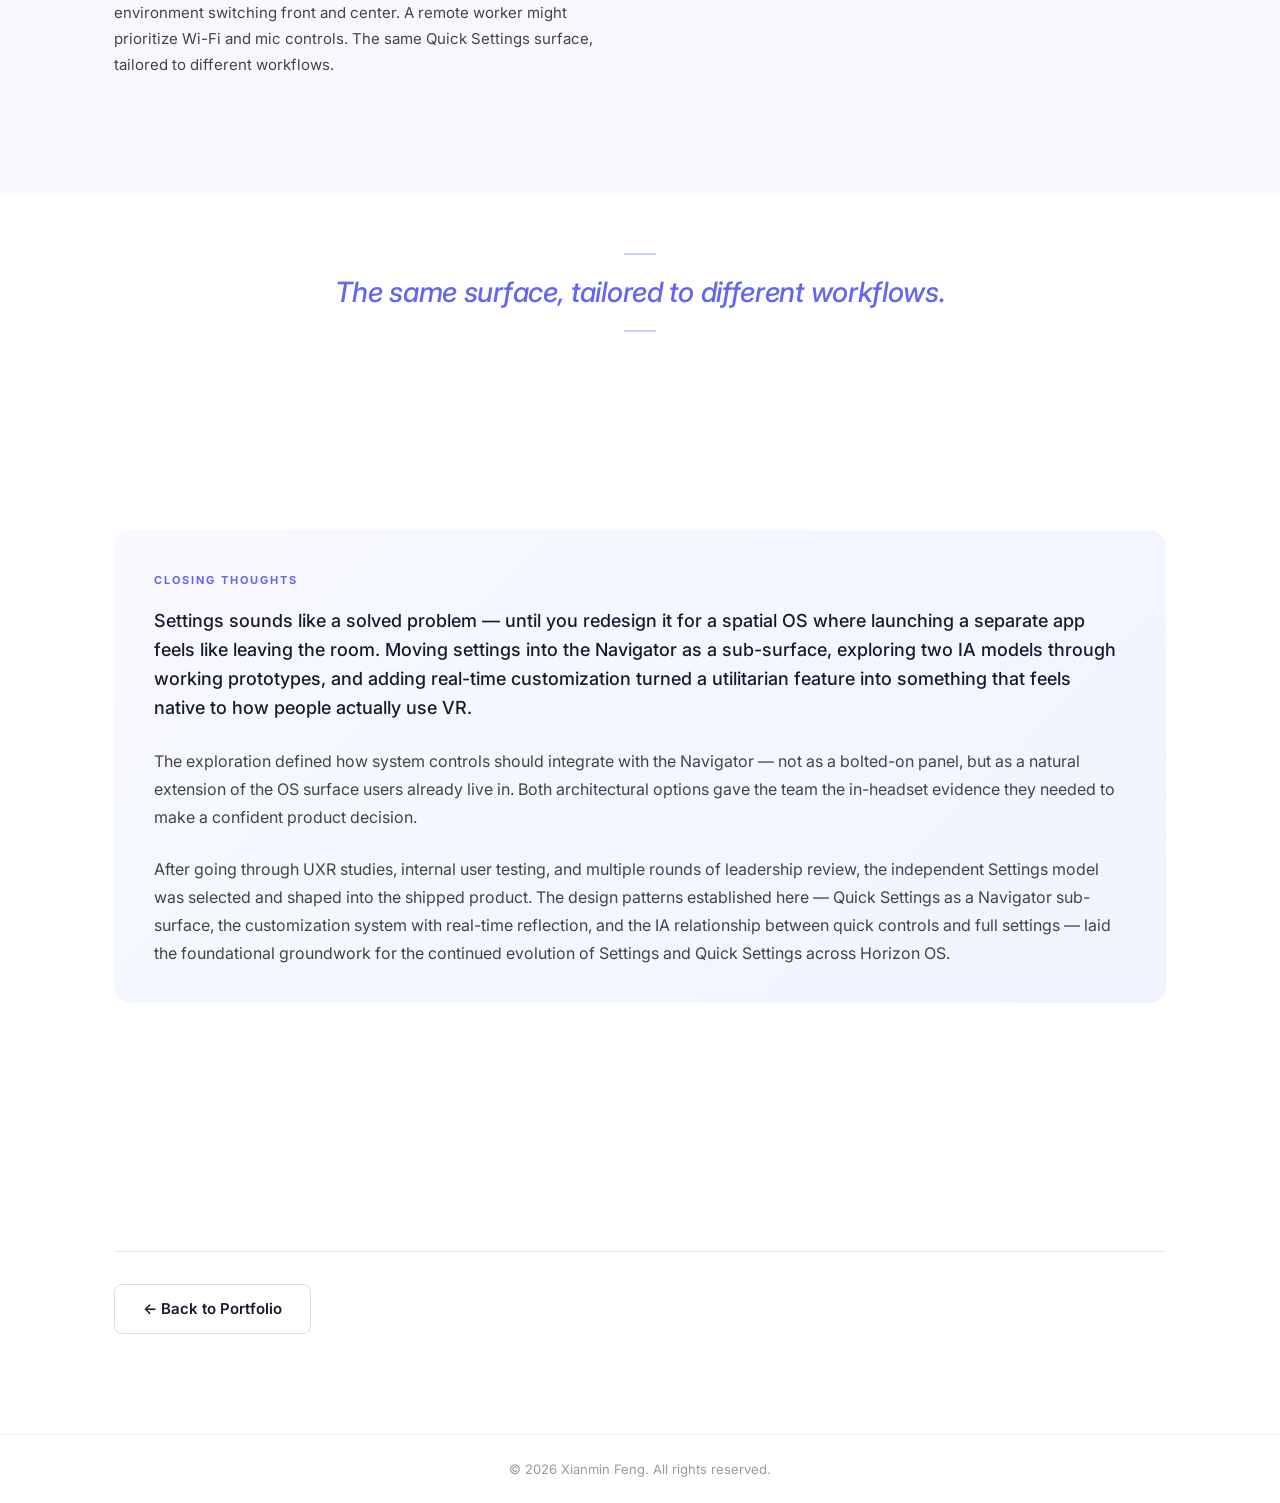
<file: docs/settings.html>
<!DOCTYPE html>
<html lang="en">
<head>
<meta charset="UTF-8">
<meta name="viewport" content="width=device-width, initial-scale=1.0">
<title>Horizon OS Settings &amp; Quick Settings &mdash; Xianmin Feng</title>
<meta name="description" content="Case study: redesigning the settings experience for Horizon OS — introducing Quick Settings as a Navigator sub-surface with two architectural options.">
<link rel="preconnect" href="https://fonts.googleapis.com">
<link href="https://fonts.googleapis.com/css2?family=Inter:wght@300;400;500;600;700&display=swap" rel="stylesheet">
<link rel="stylesheet" href="assets/style.css">
</head>
<body>

<!-- Navigation -->
<nav class="nav">
  <div class="nav-inner">
    <a href="index.html" class="nav-logo">XF</a>
    <div class="nav-links">
      <a href="index.html">Home</a>
      <a href="index.html#work">Work</a>
      <a href="index.html#contact">Contact</a>
    </div>
  </div>
</nav>

<!-- Hero -->
<section class="subpage-hero">
  <div class="container">
    <a href="index.html#work" class="back-link">&larr; Back to Portfolio</a>
    <h1 class="subpage-title">Horizon OS Settings &amp; Quick Settings</h1>
    <p class="subpage-subtitle">Redesigning how users access and customize system controls in a spatial OS &mdash; from a standalone app to an integrated Navigator experience.</p>
    <div class="subpage-meta">
      <span>Horizon OS</span>
      <span>Unity 3D</span>
      <span>C#</span>
      <span>System UI</span>
      <span>Information Architecture</span>
      <span>Navigator Integration</span>
      <span>Customization</span>
    </div>
  </div>
</section>

<!-- Summary -->
<section class="section">
  <div class="container">
    <div class="case-study">
      <div class="case-block case-summary fade-in-up">
        <span class="case-summary-label">Summary</span>
        <p>The original Horizon OS had a single settings app &mdash; launch it, find the option, change it, close it. As the Navigator became the primary surface of the OS, the team needed a faster, more integrated way for users to access common controls without leaving their current context. I designed and prototyped Quick Settings as a sub-surface of the Navigator, and explored two architectural options for how the full Settings panel relates to it.</p>
        <p>Beyond the IA question, I introduced a customization system that lets users choose which controls appear in their Quick Settings &mdash; with toggles in the full Settings that reflect simultaneously on the Quick Settings surface. The result is a settings experience that fits naturally into the spatial OS rather than living as a separate destination.</p>
      </div>
    </div>
  </div>
</section>

<!-- Section 1 -->
<section class="section section-case">
  <div class="container">
      <div class="case-block case-block-split fade-in-up">
        <div class="case-split-media">
          <div class="subpage-video-container">
            <video class="subpage-video" controls playsinline>
              <source src="assets/settings%20and%20qs.MP4" type="video/mp4">
            </video>
          </div>
        </div>
        <div class="case-split-content">
          <span class="section-numeral">01</span>
          <h3>Quick Settings &mdash; Fast Access from the Navigator</h3>
          <p>Quick Settings lives as a sub-page of the Navigator, accessible from a settings tab in the sub-navigation. Users can reach Wi-Fi, brightness, volume, VR/MR mode switching, and environment controls without launching a separate app &mdash; the most common settings are always one tap away from wherever they are in the OS.</p>
          <p><strong>Contextual, not comprehensive.</strong> Quick Settings isn&rsquo;t a miniature version of the full settings app. It surfaces only the controls users need frequently &mdash; the adjustments you make mid-session without wanting to break flow. Everything else lives in the full Settings panel, accessible from a clear entry point within Quick Settings.</p>
        </div>
      </div>
  </div>
</section>

<!-- Pull Quote 1 -->
<section class="section section-pullquote">
  <div class="container">
    <blockquote class="case-pullquote fade-in-up">Settings should come to you, not the other way around.</blockquote>
  </div>
</section>

<!-- Section 2: Option A -->
<section class="section section-case section-alt">
  <div class="container">
      <div class="case-block case-block-split reverse fade-in-up">
        <div class="case-split-media">
          <div class="subpage-video-container">
            <video class="subpage-video" controls playsinline>
              <source src="assets/settings%20inside%20navigator.mp4" type="video/mp4">
            </video>
          </div>
        </div>
        <div class="case-split-content">
          <span class="section-numeral">02</span>
          <h3>Option A &mdash; Settings Inside the Navigator</h3>
          <p>The core IA question: should the full Settings live <em>inside</em> Quick Settings, or <em>outside</em> it? I prototyped both to let the team experience the trade-offs in-headset.</p>
          <p><strong>Integrated model.</strong> The full Settings extends below Quick Settings as a scrollable continuation. Scroll down from your quick controls and the full settings page appears &mdash; left-side navigation, right-side content. A top arrow lets you jump back to Quick Settings. One surface, one context, no window management. The trade-off: the panel becomes long, and the mental model blurs between &ldquo;quick&rdquo; and &ldquo;full.&rdquo;</p>
        </div>
      </div>
  </div>
</section>

<!-- Section 3: Option B -->
<section class="section section-case">
  <div class="container">
      <div class="case-block case-block-split fade-in-up">
        <div class="case-split-media">
          <div class="subpage-video-container">
            <video class="subpage-video" controls playsinline>
              <source src="assets/settings%20is%20outside%20of%20navigator.mp4" type="video/mp4">
            </video>
          </div>
        </div>
        <div class="case-split-content">
          <span class="section-numeral">03</span>
          <h3>Option B &mdash; Settings Outside the Navigator</h3>
          <p><strong>Independent model.</strong> Quick Settings stays compact. Tapping the Settings button opens a separate, full-size Settings panel as its own window. Clean separation &mdash; Quick Settings stays fast, full Settings gets its own space. The trade-off: an extra window to manage, and a context switch between the two.</p>
          <p><strong>Why both needed to be built.</strong> This wasn&rsquo;t a question that could be resolved in a design review. The integrated model <em>sounds</em> simpler, but does it feel right when the panel gets long? The independent model <em>sounds</em> cleaner, but does opening a new window feel heavy in VR? Prototyping both in Unity and testing in-headset gave the team concrete answers instead of hypothetical trade-offs.</p>
        </div>
      </div>
  </div>
</section>

<!-- Section 4 -->
<section class="section section-case section-alt">
  <div class="container">
      <div class="case-block case-block-split reverse fade-in-up">
        <div class="case-split-media">
          <div class="subpage-video-container">
            <video class="subpage-video" controls playsinline>
              <source src="assets/qs%20customrization.mp4" type="video/mp4">
            </video>
          </div>
        </div>
        <div class="case-split-content">
          <span class="section-numeral">04</span>
          <h3>Customization &mdash; Your Quick Settings, Your Layout</h3>
          <p>Not every user needs the same quick controls. I designed a customization system where users can choose which settings appear in their Quick Settings panel.</p>
          <p><strong>Simultaneous reflection.</strong> In the full Settings under the General tab, each control has a toggle. Turn it on, and the control appears in Quick Settings immediately &mdash; no save button, no refresh. Turn it off, and it disappears. The two surfaces stay in sync in real time, so users can see exactly what their Quick Settings will look like as they configure it.</p>
          <p><strong>Designing for agency.</strong> Customization isn&rsquo;t just a feature &mdash; it&rsquo;s a signal that the OS respects how each person uses it. A gamer might want environment switching front and center. A remote worker might prioritize Wi-Fi and mic controls. The same Quick Settings surface, tailored to different workflows.</p>
        </div>
      </div>
  </div>
</section>

<!-- Pull Quote 2 -->
<section class="section section-pullquote">
  <div class="container">
    <blockquote class="case-pullquote fade-in-up">The same surface, tailored to different workflows.</blockquote>
  </div>
</section>

<!-- Closing Thoughts -->
<section class="section">
  <div class="container">
    <div class="case-study">
      <div class="case-block case-summary fade-in-up">
        <span class="case-summary-label">Closing Thoughts</span>
        <p>Settings sounds like a solved problem &mdash; until you redesign it for a spatial OS where launching a separate app feels like leaving the room. Moving settings into the Navigator as a sub-surface, exploring two IA models through working prototypes, and adding real-time customization turned a utilitarian feature into something that feels native to how people actually use VR.</p>
        <p>The exploration defined how system controls should integrate with the Navigator &mdash; not as a bolted-on panel, but as a natural extension of the OS surface users already live in. Both architectural options gave the team the in-headset evidence they needed to make a confident product decision.</p>
        <p>After going through UXR studies, internal user testing, and multiple rounds of leadership review, the independent Settings model was selected and shaped into the shipped product. The design patterns established here &mdash; Quick Settings as a Navigator sub-surface, the customization system with real-time reflection, and the IA relationship between quick controls and full settings &mdash; laid the foundational groundwork for the continued evolution of Settings and Quick Settings across Horizon OS.</p>
      </div>
    </div>
  </div>
</section>

<!-- CTAs -->
<section class="section">
  <div class="container">
    <div class="case-cta">
      <a href="index.html#work" class="btn btn-secondary">&larr; Back to Portfolio</a>
    </div>
  </div>
</section>

<!-- Footer -->
<footer class="footer">
  <div class="container">
    <p>&copy; 2026 Xianmin Feng. All rights reserved.</p>
  </div>
</footer>

<script>
  (function () {
    if (!('IntersectionObserver' in window)) {
      document.querySelectorAll('.fade-in-up').forEach(function (el) {
        el.classList.add('is-visible');
      });
      return;
    }
    var observer = new IntersectionObserver(function (entries) {
      entries.forEach(function (entry) {
        if (entry.isIntersecting) {
          entry.target.classList.add('is-visible');
          observer.unobserve(entry.target);
        }
      });
    }, { threshold: 0.15 });
    document.querySelectorAll('.fade-in-up').forEach(function (el) {
      observer.observe(el);
    });
  })();
</script>

</body>
</html>
</file>
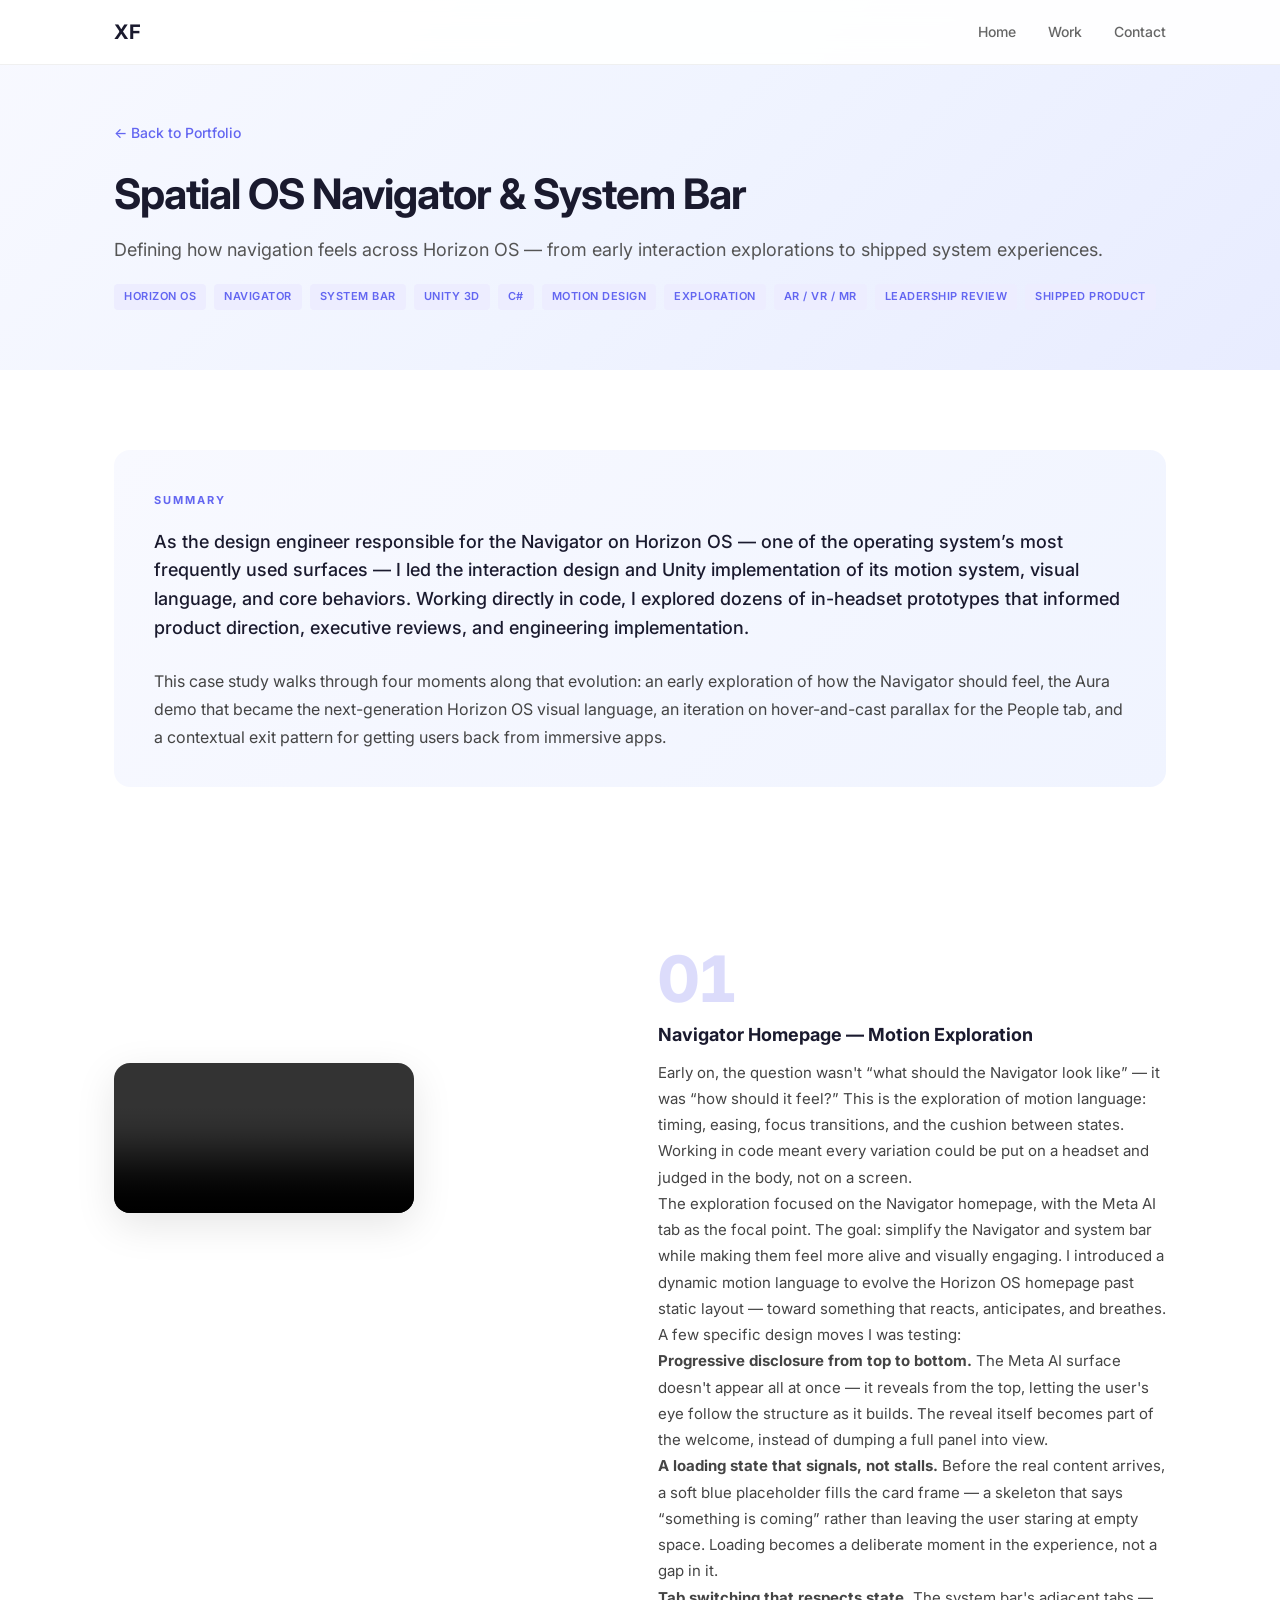
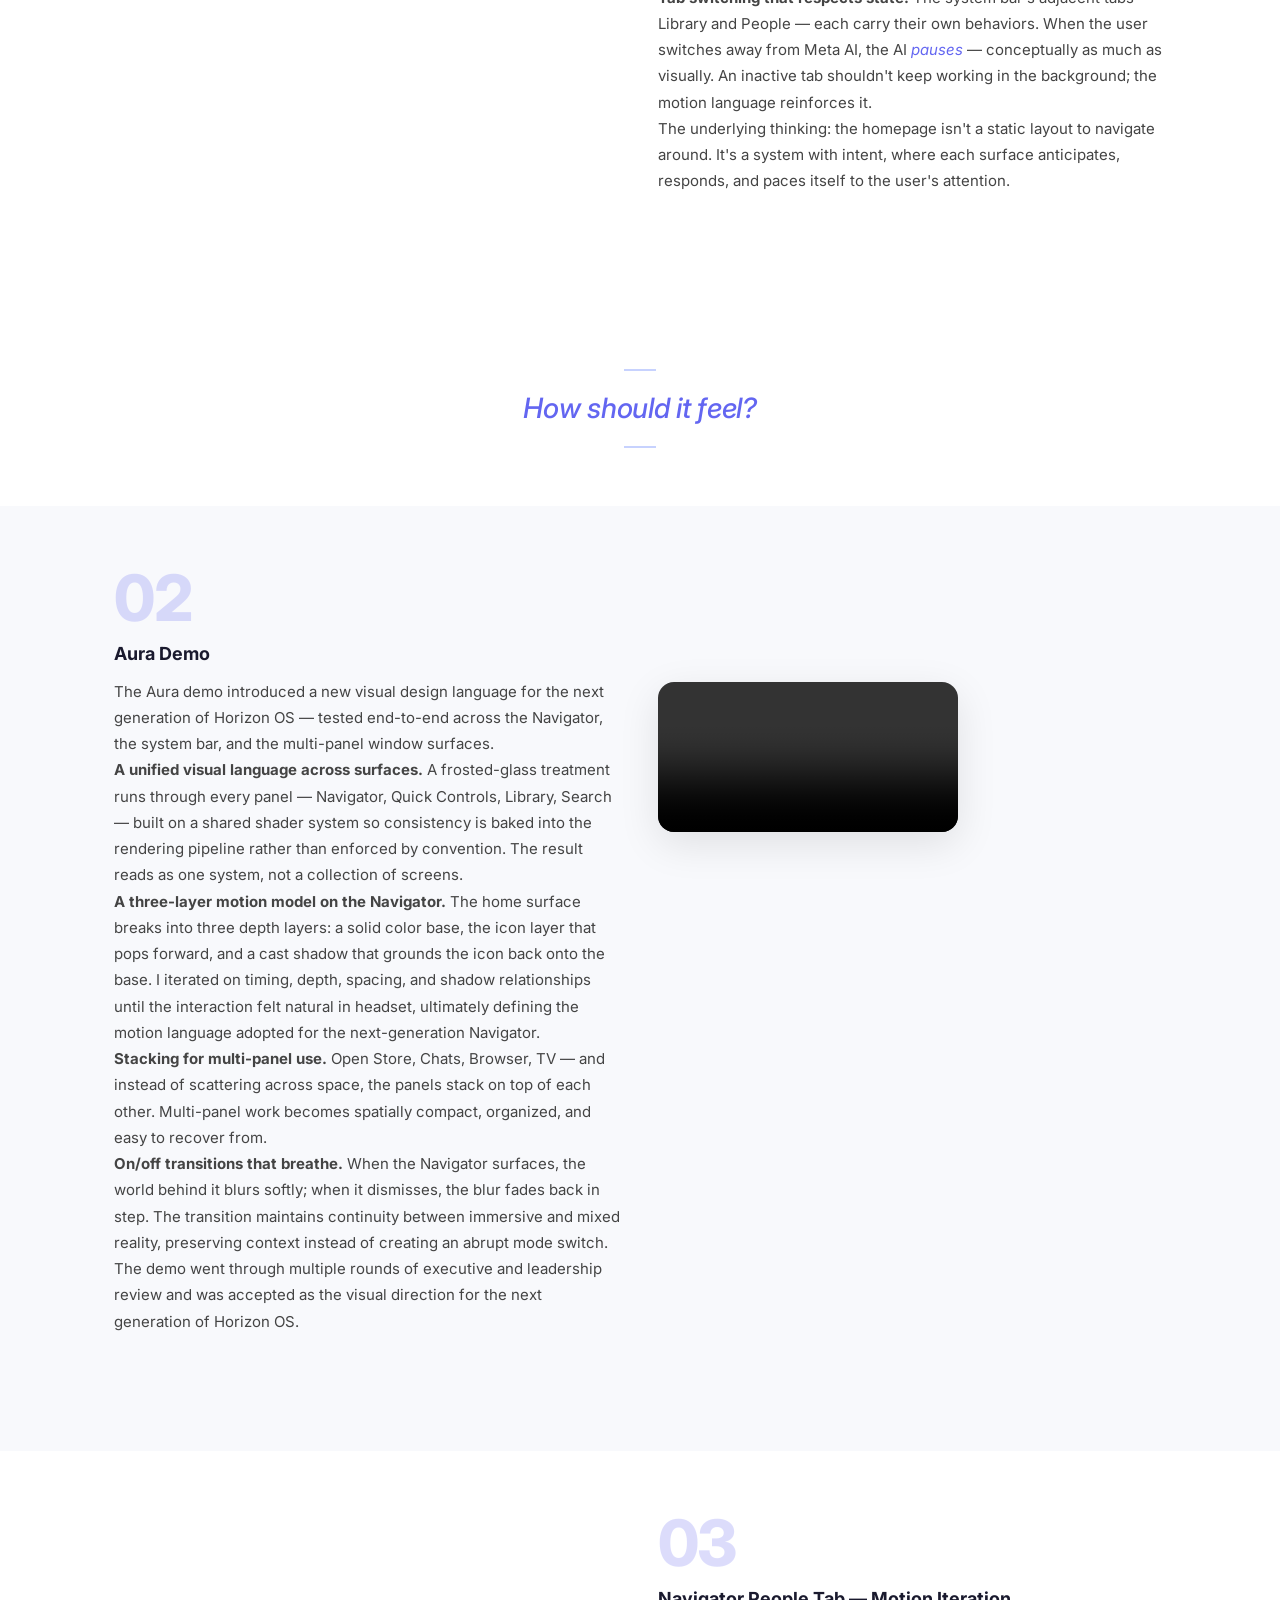
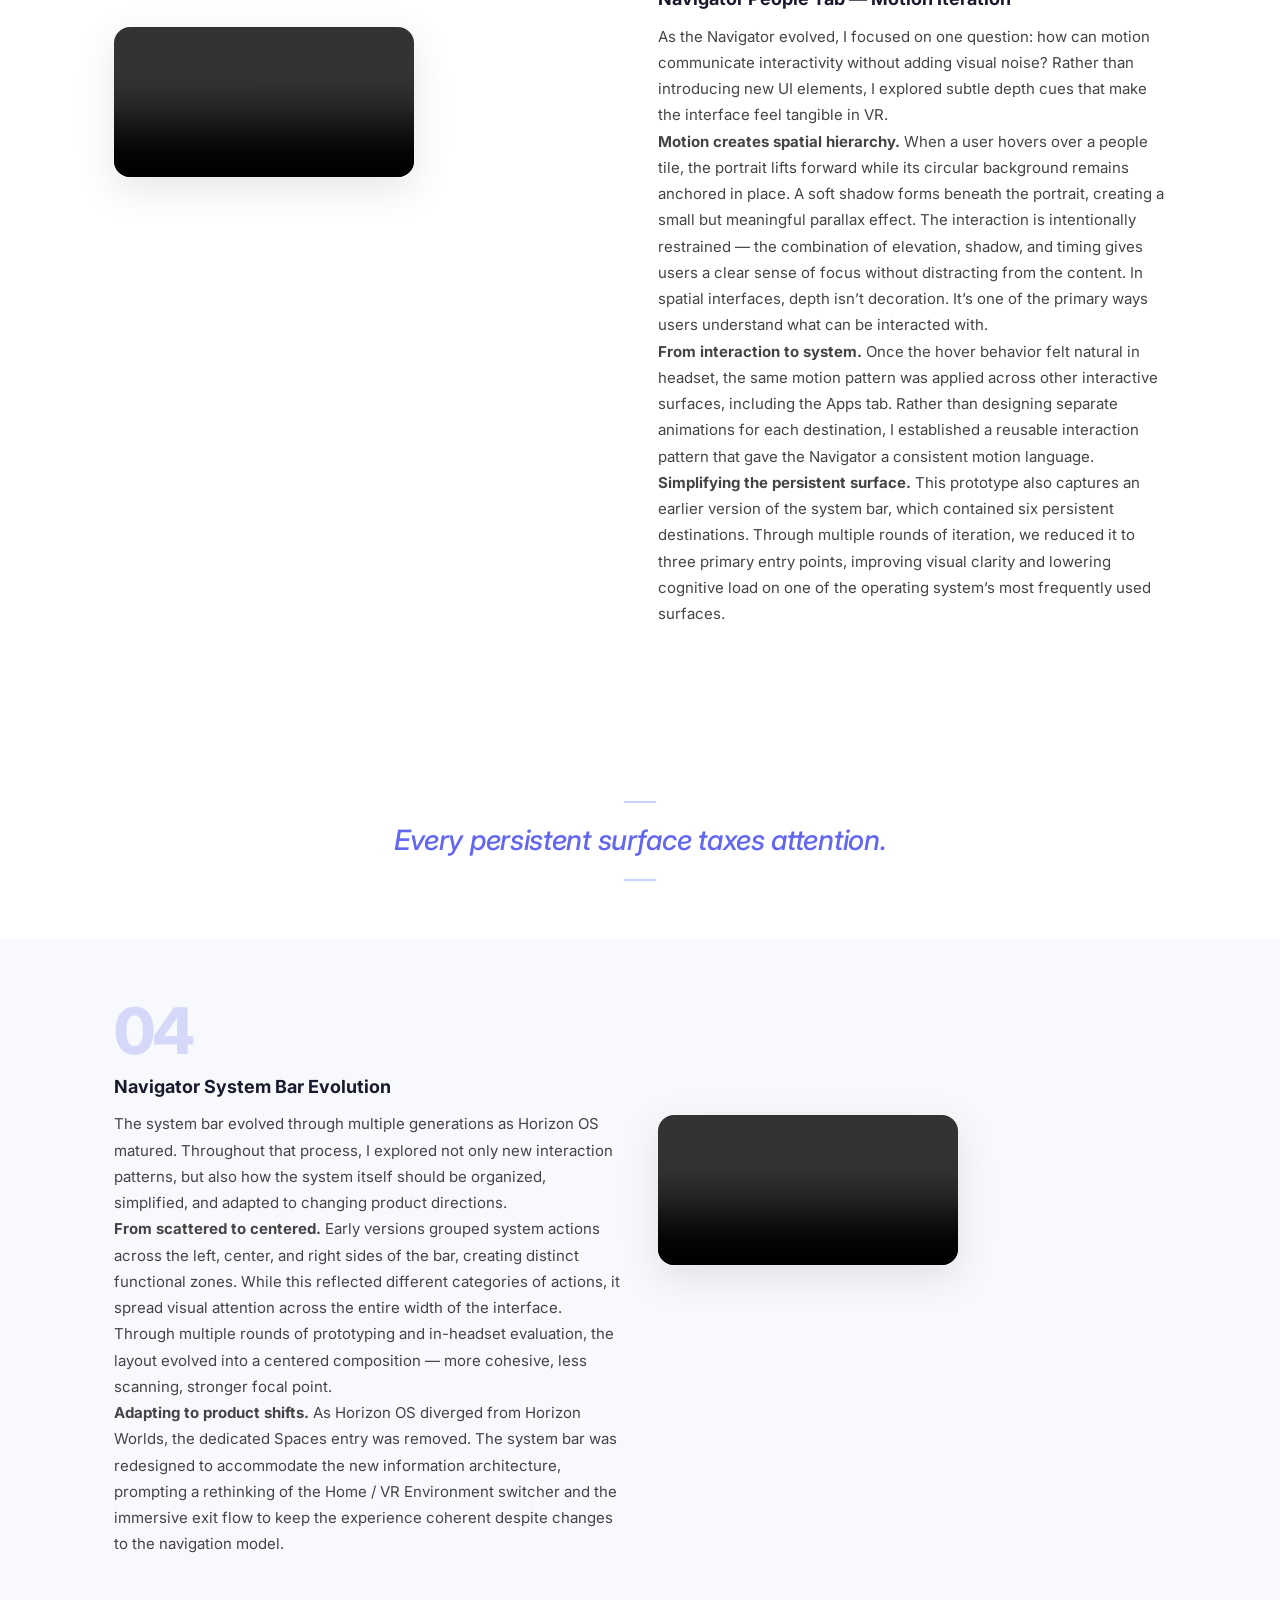
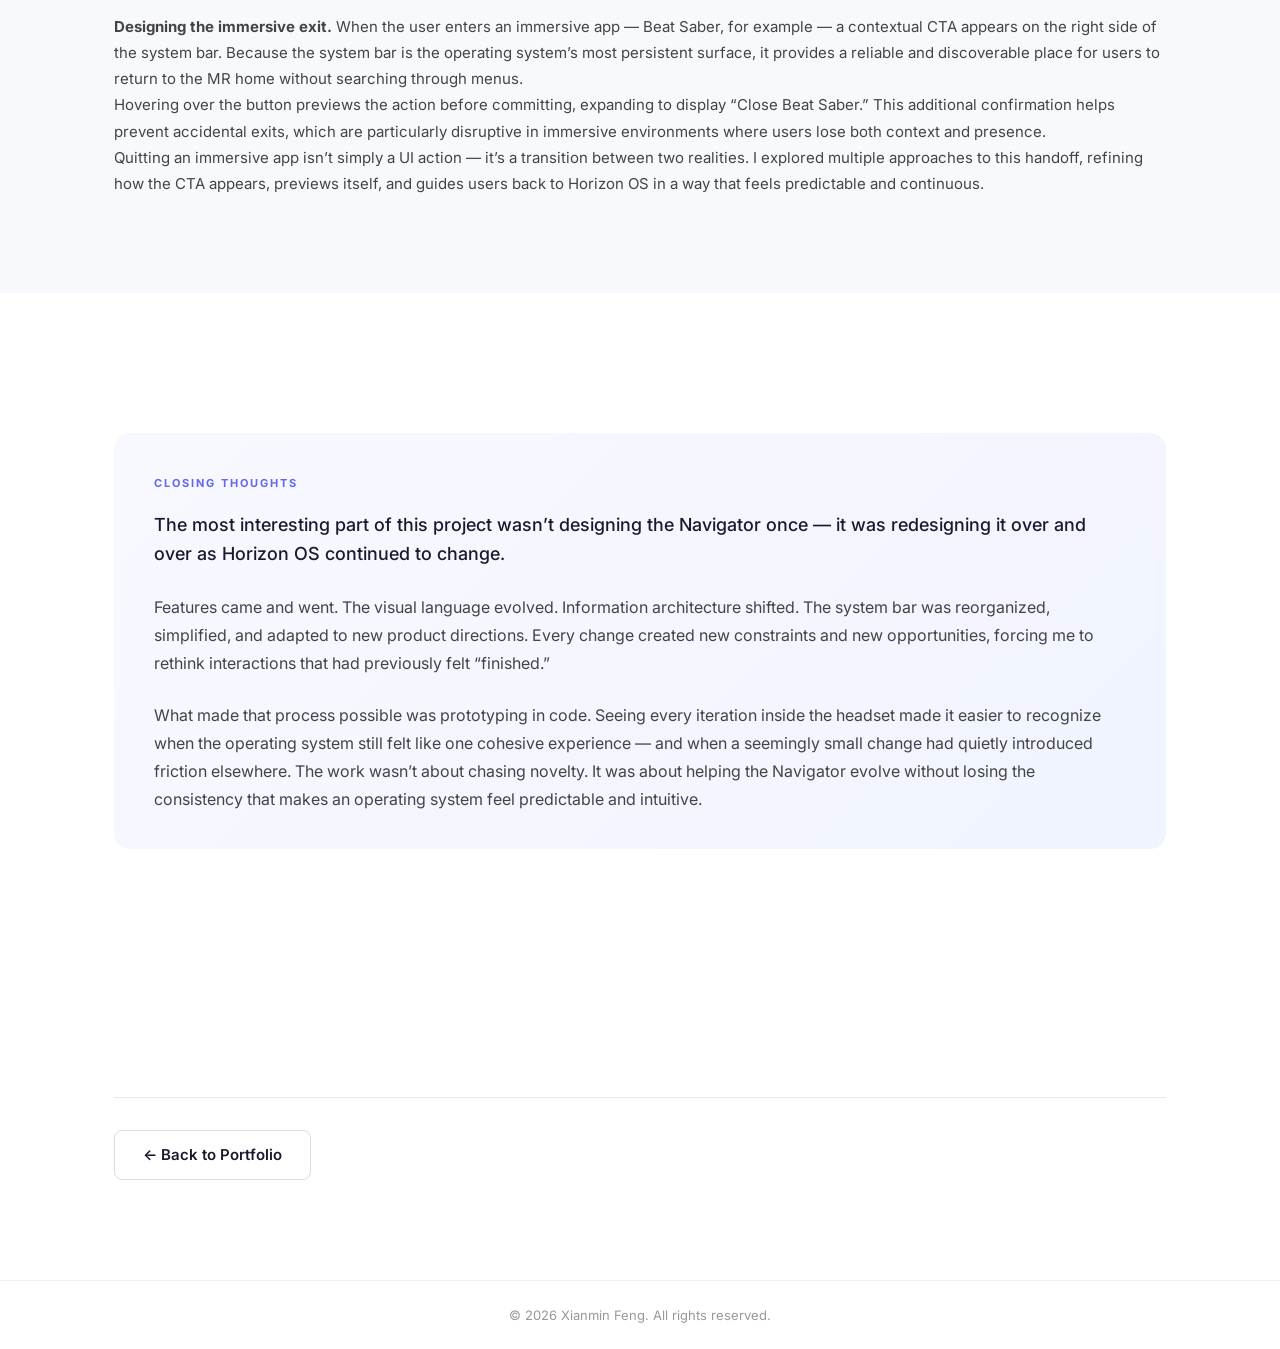
<file: docs/spatial-os.html>
<!DOCTYPE html>
<html lang="en">
<head>
<meta charset="UTF-8">
<meta name="viewport" content="width=device-width, initial-scale=1.0">
<title>Spatial OS Navigator & System Bar — Xianmin Feng</title>
<meta name="description" content="Case study: owning the Navigator on Horizon OS — design exploration to shipped feature, told through motion prototypes.">
<link rel="preconnect" href="https://fonts.googleapis.com">
<link href="https://fonts.googleapis.com/css2?family=Inter:wght@300;400;500;600;700&display=swap" rel="stylesheet">
<link rel="stylesheet" href="assets/style.css">
</head>
<body>

<!-- Navigation -->
<nav class="nav">
  <div class="nav-inner">
    <a href="index.html" class="nav-logo">XF</a>
    <div class="nav-links">
      <a href="index.html">Home</a>
      <a href="index.html#work">Work</a>
      <a href="index.html#contact">Contact</a>
    </div>
  </div>
</nav>

<!-- Hero -->
<section class="subpage-hero">
  <div class="container">
    <a href="index.html#work" class="back-link">&larr; Back to Portfolio</a>
    <h1 class="subpage-title">Spatial OS Navigator &amp; System Bar</h1>
    <p class="subpage-subtitle">Defining how navigation feels across Horizon OS &mdash; from early interaction explorations to shipped system experiences.</p>
    <div class="subpage-meta">
      <span>Horizon OS</span>
      <span>Navigator</span>
      <span>System Bar</span>
      <span>Unity 3D</span>
      <span>C#</span>
      <span>Motion Design</span>
      <span>Exploration</span>
      <span>AR / VR / MR</span>
      <span>Leadership Review</span>
      <span>Shipped Product</span>
    </div>
  </div>
</section>

<!-- Summary -->
<section class="section">
  <div class="container">
    <div class="case-study">
      <div class="case-block case-summary fade-in-up">
        <span class="case-summary-label">Summary</span>
        <p>As the design engineer responsible for the Navigator on Horizon OS &mdash; one of the operating system&rsquo;s most frequently used surfaces &mdash; I led the interaction design and Unity implementation of its motion system, visual language, and core behaviors. Working directly in code, I explored dozens of in-headset prototypes that informed product direction, executive reviews, and engineering implementation.</p>
        <p>This case study walks through four moments along that evolution: an early exploration of how the Navigator should feel, the Aura demo that became the next-generation Horizon OS visual language, an iteration on hover-and-cast parallax for the People tab, and a contextual exit pattern for getting users back from immersive apps.</p>
      </div>
    </div>
  </div>
</section>

<!-- Section 1 -->
<section class="section section-case">
  <div class="container">
      <div class="case-block case-block-split fade-in-up">
        <div class="case-split-media">
          <div class="subpage-video-container">
            <video class="subpage-video" controls playsinline>
              <source src="assets/navigator-motion.mp4" type="video/mp4">
            </video>
          </div>
        </div>
        <div class="case-split-content">
          <span class="section-numeral">01</span>
          <h3>Navigator Homepage &mdash; Motion Exploration</h3>
          <p>Early on, the question wasn't &ldquo;what should the Navigator look like&rdquo; &mdash; it was &ldquo;how should it feel?&rdquo; This is the exploration of motion language: timing, easing, focus transitions, and the cushion between states. Working in code meant every variation could be put on a headset and judged in the body, not on a screen.</p>
          <p>The exploration focused on the Navigator homepage, with the Meta AI tab as the focal point. The goal: simplify the Navigator and system bar while making them feel more alive and visually engaging. I introduced a dynamic motion language to evolve the Horizon OS homepage past static layout &mdash; toward something that reacts, anticipates, and breathes.</p>
          <p>A few specific design moves I was testing:</p>
          <p><strong>Progressive disclosure from top to bottom.</strong> The Meta AI surface doesn't appear all at once &mdash; it reveals from the top, letting the user's eye follow the structure as it builds. The reveal itself becomes part of the welcome, instead of dumping a full panel into view.</p>
          <p><strong>A loading state that signals, not stalls.</strong> Before the real content arrives, a soft blue placeholder fills the card frame &mdash; a skeleton that says &ldquo;something is coming&rdquo; rather than leaving the user staring at empty space. Loading becomes a deliberate moment in the experience, not a gap in it.</p>
          <p><strong>Tab switching that respects state.</strong> The system bar's adjacent tabs &mdash; Library and People &mdash; each carry their own behaviors. When the user switches away from Meta AI, the AI <em>pauses</em> &mdash; conceptually as much as visually. An inactive tab shouldn't keep working in the background; the motion language reinforces it.</p>
          <p>The underlying thinking: the homepage isn't a static layout to navigate around. It's a system with intent, where each surface anticipates, responds, and paces itself to the user's attention.</p>
        </div>
      </div>
  </div>
</section>

<!-- Pull Quote 1 -->
<section class="section section-pullquote">
  <div class="container">
    <blockquote class="case-pullquote fade-in-up">How should it feel?</blockquote>
  </div>
</section>

<!-- Section 2 -->
<section class="section section-case section-alt">
  <div class="container">
      <div class="case-block case-block-split reverse fade-in-up">
        <div class="case-split-media">
          <div class="subpage-video-container">
            <video class="subpage-video" controls playsinline>
              <source src="assets/navigator-aura.mp4" type="video/mp4">
            </video>
          </div>
        </div>
        <div class="case-split-content">
          <span class="section-numeral">02</span>
          <h3>Aura Demo</h3>
          <p>The Aura demo introduced a new visual design language for the next generation of Horizon OS &mdash; tested end-to-end across the Navigator, the system bar, and the multi-panel window surfaces.</p>
          <p><strong>A unified visual language across surfaces.</strong> A frosted-glass treatment runs through every panel &mdash; Navigator, Quick Controls, Library, Search &mdash; built on a shared shader system so consistency is baked into the rendering pipeline rather than enforced by convention. The result reads as one system, not a collection of screens.</p>
          <p><strong>A three-layer motion model on the Navigator.</strong> The home surface breaks into three depth layers: a solid color base, the icon layer that pops forward, and a cast shadow that grounds the icon back onto the base. I iterated on timing, depth, spacing, and shadow relationships until the interaction felt natural in headset, ultimately defining the motion language adopted for the next-generation Navigator.</p>
          <p><strong>Stacking for multi-panel use.</strong> Open Store, Chats, Browser, TV &mdash; and instead of scattering across space, the panels stack on top of each other. Multi-panel work becomes spatially compact, organized, and easy to recover from.</p>
          <p><strong>On/off transitions that breathe.</strong> When the Navigator surfaces, the world behind it blurs softly; when it dismisses, the blur fades back in step. The transition maintains continuity between immersive and mixed reality, preserving context instead of creating an abrupt mode switch.</p>
          <p>The demo went through multiple rounds of executive and leadership review and was accepted as the visual direction for the next generation of Horizon OS.</p>
        </div>
      </div>
  </div>
</section>

<!-- Section 3 -->
<section class="section section-case">
  <div class="container">
      <div class="case-block case-block-split fade-in-up">
        <div class="case-split-media">
          <div class="subpage-video-container">
            <video class="subpage-video" controls playsinline>
              <source src="assets/navigator-people-tab.mp4" type="video/mp4">
            </video>
          </div>
        </div>
        <div class="case-split-content">
          <span class="section-numeral">03</span>
          <h3>Navigator People Tab &mdash; Motion Iteration</h3>
          <p>As the Navigator evolved, I focused on one question: how can motion communicate interactivity without adding visual noise? Rather than introducing new UI elements, I explored subtle depth cues that make the interface feel tangible in VR.</p>
          <p><strong>Motion creates spatial hierarchy.</strong> When a user hovers over a people tile, the portrait lifts forward while its circular background remains anchored in place. A soft shadow forms beneath the portrait, creating a small but meaningful parallax effect. The interaction is intentionally restrained &mdash; the combination of elevation, shadow, and timing gives users a clear sense of focus without distracting from the content. In spatial interfaces, depth isn&rsquo;t decoration. It&rsquo;s one of the primary ways users understand what can be interacted with.</p>
          <p><strong>From interaction to system.</strong> Once the hover behavior felt natural in headset, the same motion pattern was applied across other interactive surfaces, including the Apps tab. Rather than designing separate animations for each destination, I established a reusable interaction pattern that gave the Navigator a consistent motion language.</p>
          <p><strong>Simplifying the persistent surface.</strong> This prototype also captures an earlier version of the system bar, which contained six persistent destinations. Through multiple rounds of iteration, we reduced it to three primary entry points, improving visual clarity and lowering cognitive load on one of the operating system&rsquo;s most frequently used surfaces.</p>
        </div>
      </div>
  </div>
</section>

<!-- Pull Quote 2 -->
<section class="section section-pullquote">
  <div class="container">
    <blockquote class="case-pullquote fade-in-up">Every persistent surface taxes attention.</blockquote>
  </div>
</section>

<!-- Section 4 -->
<section class="section section-case section-alt">
  <div class="container">
      <div class="case-block case-block-split reverse fade-in-up">
        <div class="case-split-media">
          <div class="subpage-video-container">
            <video class="subpage-video" controls playsinline>
              <source src="assets/system-bar-quit.mp4" type="video/mp4">
            </video>
          </div>
        </div>
        <div class="case-split-content">
          <span class="section-numeral">04</span>
          <h3>Navigator System Bar Evolution</h3>
          <p>The system bar evolved through multiple generations as Horizon OS matured. Throughout that process, I explored not only new interaction patterns, but also how the system itself should be organized, simplified, and adapted to changing product directions.</p>
          <p><strong>From scattered to centered.</strong> Early versions grouped system actions across the left, center, and right sides of the bar, creating distinct functional zones. While this reflected different categories of actions, it spread visual attention across the entire width of the interface. Through multiple rounds of prototyping and in-headset evaluation, the layout evolved into a centered composition &mdash; more cohesive, less scanning, stronger focal point.</p>
          <p><strong>Adapting to product shifts.</strong> As Horizon OS diverged from Horizon Worlds, the dedicated Spaces entry was removed. The system bar was redesigned to accommodate the new information architecture, prompting a rethinking of the Home / VR Environment switcher and the immersive exit flow to keep the experience coherent despite changes to the navigation model.</p>
        </div>
      </div>
      <div class="case-block fade-in-up" style="max-width: none;">
        <p style="max-width: none;"><strong>Designing the immersive exit.</strong> When the user enters an immersive app &mdash; Beat Saber, for example &mdash; a contextual CTA appears on the right side of the system bar. Because the system bar is the operating system&rsquo;s most persistent surface, it provides a reliable and discoverable place for users to return to the MR home without searching through menus.</p>
        <p style="max-width: none;">Hovering over the button previews the action before committing, expanding to display &ldquo;Close Beat Saber.&rdquo; This additional confirmation helps prevent accidental exits, which are particularly disruptive in immersive environments where users lose both context and presence.</p>
        <p style="max-width: none;">Quitting an immersive app isn&rsquo;t simply a UI action &mdash; it&rsquo;s a transition between two realities. I explored multiple approaches to this handoff, refining how the CTA appears, previews itself, and guides users back to Horizon OS in a way that feels predictable and continuous.</p>
      </div>
  </div>
</section>

<!-- Closing Thoughts -->
<section class="section">
  <div class="container">
    <div class="case-study">
      <div class="case-block case-summary fade-in-up">
        <span class="case-summary-label">Closing Thoughts</span>
        <p>The most interesting part of this project wasn&rsquo;t designing the Navigator once &mdash; it was redesigning it over and over as Horizon OS continued to change.</p>
        <p>Features came and went. The visual language evolved. Information architecture shifted. The system bar was reorganized, simplified, and adapted to new product directions. Every change created new constraints and new opportunities, forcing me to rethink interactions that had previously felt &ldquo;finished.&rdquo;</p>
        <p>What made that process possible was prototyping in code. Seeing every iteration inside the headset made it easier to recognize when the operating system still felt like one cohesive experience &mdash; and when a seemingly small change had quietly introduced friction elsewhere. The work wasn&rsquo;t about chasing novelty. It was about helping the Navigator evolve without losing the consistency that makes an operating system feel predictable and intuitive.</p>
      </div>
    </div>
  </div>
</section>

<!-- CTAs -->
<section class="section">
  <div class="container">
    <div class="case-cta">
      <!-- <a href="spatial-ui.html" class="btn btn-primary">Try Interactive Demo &rarr;</a> -->
      <a href="index.html#work" class="btn btn-secondary">&larr; Back to Portfolio</a>
    </div>
  </div>
</section>

<!-- Footer -->
<footer class="footer">
  <div class="container">
    <p>&copy; 2026 Xianmin Feng. All rights reserved.</p>
  </div>
</footer>

<script>
  (function () {
    if (!('IntersectionObserver' in window)) {
      document.querySelectorAll('.fade-in-up').forEach(function (el) {
        el.classList.add('is-visible');
      });
      return;
    }
    var observer = new IntersectionObserver(function (entries) {
      entries.forEach(function (entry) {
        if (entry.isIntersecting) {
          entry.target.classList.add('is-visible');
          observer.unobserve(entry.target);
        }
      });
    }, { threshold: 0.15 });
    document.querySelectorAll('.fade-in-up').forEach(function (el) {
      observer.observe(el);
    });
  })();
</script>

</body>
</html>
</file>
<file: docs/assets/style.css>
/* ===== Reset & Base ===== */
*, *::before, *::after { margin: 0; padding: 0; box-sizing: border-box; }
html { scroll-behavior: smooth; }
body {
  font-family: 'Inter', -apple-system, BlinkMacSystemFont, sans-serif;
  font-size: 16px;
  line-height: 1.6;
  color: #1a1a2e;
  background: #fff;
  -webkit-font-smoothing: antialiased;
}
a { color: inherit; text-decoration: none; }
ul { list-style: none; }
img { max-width: 100%; display: block; }

/* ===== Layout ===== */
.container {
  max-width: 1100px;
  margin: 0 auto;
  padding: 0 24px;
}

/* ===== Navigation ===== */
.nav {
  position: fixed;
  top: 0;
  left: 0;
  right: 0;
  background: rgba(255, 255, 255, 0.92);
  backdrop-filter: blur(12px);
  -webkit-backdrop-filter: blur(12px);
  border-bottom: 1px solid rgba(0, 0, 0, 0.06);
  z-index: 100;
}
.nav-inner {
  max-width: 1100px;
  margin: 0 auto;
  padding: 0 24px;
  height: 64px;
  display: flex;
  align-items: center;
  justify-content: space-between;
}
.nav-logo {
  font-size: 20px;
  font-weight: 700;
  color: #1a1a2e;
  letter-spacing: -0.5px;
}
.nav-links { display: flex; gap: 32px; }
.nav-links a {
  font-size: 14px;
  font-weight: 500;
  color: #666;
  transition: color 0.2s;
}
.nav-links a:hover { color: #1a1a2e; }

/* ===== Hero ===== */
.hero {
  padding: 160px 0 100px;
  background: linear-gradient(135deg, #f8f9ff 0%, #f0f4ff 50%, #e8ecff 100%);
}
.hero-greeting {
  font-size: 16px;
  font-weight: 500;
  color: #6366f1;
  letter-spacing: 1px;
  text-transform: uppercase;
  margin-bottom: 8px;
}
.hero-name {
  font-size: 64px;
  font-weight: 700;
  color: #1a1a2e;
  letter-spacing: -2px;
  line-height: 1.1;
  margin-bottom: 8px;
}
.hero-title {
  font-size: 22px;
  font-weight: 500;
  color: #1a1a2e;
  margin-bottom: 20px;
}
.hero-desc {
  font-size: 17px;
  color: #555;
  max-width: 860px;
  line-height: 1.7;
  margin-bottom: 32px;
}
.hero-cta { display: flex; gap: 12px; margin-bottom: 60px; }

/* Buttons */
.btn {
  display: inline-block;
  padding: 12px 28px;
  border-radius: 8px;
  font-size: 15px;
  font-weight: 600;
  transition: all 0.2s;
  cursor: pointer;
}
.btn-primary {
  background: #6366f1;
  color: #fff;
}
.btn-primary:hover { background: #4f46e5; transform: translateY(-1px); }
.btn-secondary {
  background: transparent;
  color: #1a1a2e;
  border: 1.5px solid #ddd;
}
.btn-secondary:hover { border-color: #6366f1; color: #6366f1; }

/* Stats */
.hero-stats {
  display: flex;
  gap: 60px;
}
.stat { display: flex; flex-direction: column; }
.stat-number {
  font-size: 40px;
  font-weight: 700;
  color: #6366f1;
  line-height: 1.2;
}
.stat-label {
  font-size: 14px;
  font-weight: 500;
  color: #888;
  text-transform: uppercase;
  letter-spacing: 0.5px;
}

/* ===== Sections ===== */
.section { padding: 100px 0; }
.section-alt { background: #f8f9fc; }
.section.section-case { padding: 60px 0; }
.section-dark {
  background: #1a1a2e;
  color: #fff;
}
.section-dark .section-title { color: #fff; }
.section-dark .section-title::after { background: #6366f1; }

.section-title {
  font-size: 32px;
  font-weight: 700;
  color: #1a1a2e;
  margin-bottom: 12px;
  position: relative;
  display: inline-block;
}
.section-title::after {
  content: '';
  display: block;
  width: 40px;
  height: 3px;
  background: #6366f1;
  margin-top: 8px;
  border-radius: 2px;
}
.section-subtitle {
  font-size: 17px;
  color: #888;
  margin-bottom: 48px;
}

/* ===== About ===== */
.about-grid {
  display: grid;
  grid-template-columns: 1.4fr 1fr;
  gap: 48px;
  margin-top: 40px;
}
.about-text p {
  margin-bottom: 16px;
  font-size: 16px;
  color: #444;
  line-height: 1.7;
}
.highlight-card {
  background: #fff;
  border: 1px solid #e8e8ee;
  border-radius: 12px;
  padding: 28px;
}
.highlight-card h3 {
  font-size: 16px;
  font-weight: 700;
  margin-bottom: 16px;
  color: #1a1a2e;
}
.highlight-card ul li {
  padding: 6px 0;
  font-size: 15px;
  color: #555;
  border-bottom: 1px solid #f0f0f5;
}
.highlight-card ul li:last-child { border-bottom: none; }

/* ===== Work Grid ===== */
.work-grid {
  display: grid;
  grid-template-columns: repeat(2, 1fr);
  gap: 24px;
  margin-top: 48px;
}
.work-card {
  background: #fff;
  border: 1px solid #e8e8ee;
  border-radius: 12px;
  padding: 32px;
  transition: all 0.25s;
}
.work-card:hover {
  transform: translateY(-4px);
  box-shadow: 0 12px 40px rgba(0, 0, 0, 0.08);
  border-color: #d0d0e0;
}
.work-tag {
  display: inline-block;
  font-size: 11px;
  font-weight: 600;
  text-transform: uppercase;
  letter-spacing: 1px;
  color: #6366f1;
  background: #ededff;
  padding: 4px 10px;
  border-radius: 4px;
  margin-bottom: 12px;
}
.work-card h3 {
  font-size: 20px;
  font-weight: 700;
  color: #1a1a2e;
  margin-bottom: 10px;
}
.work-card p {
  font-size: 14px;
  color: #666;
  line-height: 1.65;
  margin-bottom: 16px;
}
.work-impact {
  display: flex;
  flex-wrap: wrap;
  gap: 8px;
}
.work-impact span {
  font-size: 12px;
  font-weight: 500;
  color: #555;
  background: #f4f4f8;
  padding: 4px 10px;
  border-radius: 20px;
}
.work-card.featured {
  border-color: #e8e8ee;
  border-width: 1px;
  background: #fff;
}
.work-tag.personal {
  color: #059669;
  background: #ecfdf5;
}
.work-link {
  display: inline-block;
  margin-top: 8px;
  font-size: 13px;
  font-weight: 600;
  color: #6366f1;
  transition: color 0.2s;
}
.work-link:hover { color: #4f46e5; }
.nibi-video {
  width: auto;
  max-width: 100%;
  max-height: 320px;
  border-radius: 12px;
  background: #f0f0f5;
  box-shadow: 0 8px 30px rgba(0, 0, 0, 0.12);
}
.work-featured {
  margin-bottom: 24px;
  margin-top: 48px;
}
.work-featured .work-card {
  width: 100%;
}
.work-featured-layout {
  display: flex;
  flex-direction: row;
  gap: 32px;
  align-items: center;
}
.work-featured-text {
  flex: 1 1 50%;
  min-width: 0;
}
.work-featured-video {
  flex: 1 1 50%;
  min-width: 0;
  display: flex;
  justify-content: center;
}
@media (max-width: 768px) {
  .work-featured-layout {
    flex-direction: column;
  }
}

/* ===== Case Study ===== */
.case-study {
  margin-top: 40px;
}
.case-block {
  margin-bottom: 36px;
}
.case-block h3 {
  font-size: 18px;
  font-weight: 700;
  color: #1a1a2e;
  margin-bottom: 10px;
}
.case-block h4 {
  font-size: 16px;
  font-weight: 700;
  color: #6366f1;
  margin-top: 28px;
  margin-bottom: 8px;
}
.case-block h4:first-child {
  margin-top: 0;
}
.case-block p {
  font-size: 15px;
  color: #444;
  line-height: 1.75;
  max-width: 800px;
}
.case-block p + h4 {
  margin-top: 32px;
}
.case-block em {
  color: #6366f1;
  font-style: italic;
}
.case-features {
  display: grid;
  grid-template-columns: repeat(auto-fit, minmax(240px, 1fr));
  gap: 16px;
  margin-top: 20px;
}
.case-feature {
  background: #f8f9fc;
  border-radius: 10px;
  padding: 16px 20px;
  border-left: 3px solid #6366f1;
}
.case-feature strong {
  display: block;
  font-size: 14px;
  font-weight: 700;
  color: #1a1a2e;
  margin-bottom: 4px;
}
.case-feature span {
  font-size: 13px;
  color: #666;
  line-height: 1.5;
}
.case-list {
  padding-left: 0;
  list-style: none;
  max-width: 800px;
}
.case-list li {
  font-size: 15px;
  color: #444;
  line-height: 1.7;
  margin-bottom: 12px;
  padding-left: 20px;
  position: relative;
}
.case-list li::before {
  content: '';
  position: absolute;
  left: 0;
  top: 10px;
  width: 8px;
  height: 8px;
  border-radius: 50%;
  background: #6366f1;
}

/* ===== Subpage ===== */
.subpage-hero {
  padding: 120px 0 60px;
  background: linear-gradient(135deg, #f8f9ff 0%, #f0f4ff 50%, #e8ecff 100%);
}
.subpage-hero + .section {
  padding-top: 40px;
}
.section.section-video {
  padding: 140px 0 80px;
}
.back-link {
  display: inline-block;
  font-size: 14px;
  font-weight: 500;
  color: #6366f1;
  margin-bottom: 16px;
  transition: color 0.2s;
}
.back-link:hover { color: #4f46e5; }
.subpage-title {
  font-size: 42px;
  font-weight: 700;
  color: #1a1a2e;
  letter-spacing: -1px;
  margin-bottom: 8px;
}
.subpage-subtitle {
  font-size: 18px;
  color: #555;
  margin-bottom: 20px;
}
.subpage-meta {
  display: flex;
  gap: 8px;
  flex-wrap: wrap;
}
.subpage-meta span {
  flex-shrink: 0;
  font-size: 11px;
  font-weight: 600;
  text-transform: uppercase;
  letter-spacing: 0.5px;
  color: #6366f1;
  background: #ededff;
  padding: 4px 10px;
  border-radius: 4px;
  white-space: nowrap;
}
.subpage-video-container {
  display: flex;
  justify-content: flex-start;
  margin-bottom: 24px;
}
.subpage-video-container.centered {
  justify-content: center;
}

/* Case Study: full-width video + text below */
.case-block-full {
  margin-bottom: 56px;
}
.case-block-full .case-full-media {
  margin-bottom: 36px;
}
.case-block-full .case-full-media video {
  width: 100%;
  border-radius: 16px;
  box-shadow: 0 12px 40px rgba(0, 0, 0, 0.1);
}
.case-block-full .case-full-content {
  max-width: 800px;
}
.case-block-full .case-full-content h3 {
  margin-top: 0;
}

/* Case Study: video-left + cards-right */
/* Case Study: zigzag (side-by-side video + text) */
.case-block-split {
  display: grid;
  grid-template-columns: 1fr 1fr;
  gap: 36px;
  align-items: start;
  margin-bottom: 56px;
}
.case-block-split.reverse .case-split-media {
  order: 2;
}
.case-block-split .case-split-media,
.case-block-split .case-split-content {
  min-width: 0;
}
.case-block-split .case-split-media {
  padding-top: 116px; /* align video with first paragraph row (numeral + H3 + spacing) */
}
.case-block-split .case-split-media .subpage-video-container {
  margin-bottom: 0;
}
.case-block-split .case-split-content h3 {
  margin-top: 0;
}
.section-numeral {
  display: block;
  font-size: 64px;
  font-weight: 800;
  line-height: 1;
  color: #6366f1;
  opacity: 0.22;
  letter-spacing: -2px;
  margin-bottom: 10px;
  font-variant-numeric: tabular-nums;
}

/* Project info box */
.case-info-box {
  display: grid;
  grid-template-columns: repeat(4, 1fr);
  gap: 24px;
  background: #f8f9fc;
  border-radius: 12px;
  padding: 24px 28px;
  margin-bottom: 24px;
}
.case-info-item {
  min-width: 0;
}
.case-info-label {
  font-size: 10px;
  font-weight: 700;
  text-transform: uppercase;
  letter-spacing: 1.5px;
  color: #888;
  margin-bottom: 6px;
}
.case-info-value {
  font-size: 13px;
  font-weight: 500;
  color: #1a1a2e;
  line-height: 1.5;
}
@media (max-width: 768px) {
  .case-info-box {
    grid-template-columns: repeat(2, 1fr);
  }
}

/* Editorial-style summary block */
.case-summary {
  background: linear-gradient(135deg, #f8f9ff 0%, #f0f4ff 100%);
  border-radius: 16px;
  padding: 36px 40px;
  margin-bottom: 0;
}
.case-summary-label {
  display: inline-block;
  font-size: 11px;
  font-weight: 700;
  letter-spacing: 2px;
  text-transform: uppercase;
  color: #6366f1;
  margin-bottom: 18px;
}
.case-summary p {
  font-size: 16px;
  line-height: 1.75;
  color: #444;
  margin-bottom: 24px;
  max-width: none;
}
.case-summary p:last-child {
  margin-bottom: 0;
}
.case-summary p:first-of-type {
  font-size: 18px;
  font-weight: 500;
  color: #1a1a2e;
  line-height: 1.6;
}
@media (max-width: 700px) {
  .case-summary {
    padding: 28px 24px;
  }
}

/* Pull quotes between sections */
.section.section-pullquote {
  padding: 40px 0;
}
.case-pullquote {
  max-width: 720px;
  margin: 0 auto;
  text-align: center;
  font-size: 28px;
  font-weight: 500;
  line-height: 1.4;
  color: #6366f1;
  font-style: italic;
  letter-spacing: -0.3px;
}
.case-pullquote::before,
.case-pullquote::after {
  content: '';
  display: block;
  width: 32px;
  height: 2px;
  background: #c7d2fe;
  margin: 18px auto;
}
@media (max-width: 700px) {
  .case-pullquote {
    font-size: 22px;
    padding: 0 24px;
  }
}

/* Scroll-triggered fade-in-up */
.fade-in-up {
  opacity: 0;
  transform: translateY(24px);
  transition: opacity 0.7s ease-out, transform 0.7s ease-out;
}
.fade-in-up.is-visible {
  opacity: 1;
  transform: translateY(0);
}
@media (prefers-reduced-motion: reduce) {
  .fade-in-up {
    opacity: 1;
    transform: none;
    transition: none;
  }
}
@media (max-width: 900px) {
  .case-block-split {
    grid-template-columns: 1fr;
    gap: 20px;
  }
  .case-block-split .case-split-media {
    padding-top: 0;
  }
  .case-block-split.reverse .case-split-media {
    order: 0;
  }
}
.subpage-video {
  max-width: 100%;
  max-height: 600px;
  border-radius: 16px;
  box-shadow: 0 12px 40px rgba(0, 0, 0, 0.1);
}
.case-cta {
  display: flex;
  gap: 12px;
  margin-top: 48px;
  padding-top: 32px;
  border-top: 1px solid #e8e8ee;
}
.case-tech-table {
  margin-top: 20px;
  max-width: 500px;
}
.case-tech-row {
  display: flex;
  padding: 10px 0;
  border-bottom: 1px solid #f0f0f5;
}
.case-tech-label {
  width: 100px;
  font-size: 13px;
  font-weight: 700;
  color: #888;
  text-transform: uppercase;
}
.case-tech-value {
  font-size: 14px;
  color: #444;
}
.work-link-row {
  display: flex;
  gap: 16px;
  margin-top: 8px;
}

/* ===== Timeline ===== */
.timeline {
  margin-top: 48px;
  position: relative;
  padding-left: 200px;
}
.timeline::before {
  content: '';
  position: absolute;
  left: 180px;
  top: 0;
  bottom: 0;
  width: 2px;
  background: #e0e0ea;
}
.timeline-item {
  position: relative;
  margin-bottom: 40px;
}
.timeline-item::before {
  content: '';
  position: absolute;
  left: -24px;
  top: 6px;
  width: 10px;
  height: 10px;
  border-radius: 50%;
  background: #6366f1;
  border: 2px solid #fff;
  box-shadow: 0 0 0 3px #ededff;
}
.timeline-date {
  position: absolute;
  left: -200px;
  top: 2px;
  width: 160px;
  text-align: right;
  font-size: 14px;
  font-weight: 600;
  color: #888;
}
.timeline-content h3 {
  font-size: 18px;
  font-weight: 700;
  color: #1a1a2e;
  margin-bottom: 2px;
}
.timeline-org {
  font-size: 14px;
  color: #6366f1;
  font-weight: 500;
  margin-bottom: 6px;
}
.timeline-content > p:last-child {
  font-size: 14px;
  color: #666;
  line-height: 1.6;
}

/* ===== Skills ===== */
.skills-grid {
  display: grid;
  grid-template-columns: repeat(2, 1fr);
  gap: 32px;
  margin-top: 48px;
}
.skill-group h3 {
  font-size: 14px;
  font-weight: 700;
  text-transform: uppercase;
  letter-spacing: 1px;
  color: #888;
  margin-bottom: 12px;
}
.skill-tags { display: flex; flex-wrap: wrap; gap: 8px; }
.skill-tag {
  font-size: 14px;
  font-weight: 500;
  padding: 6px 14px;
  border-radius: 6px;
  background: #fff;
  border: 1px solid #e0e0ea;
  color: #444;
}
.skill-tag.primary {
  background: #6366f1;
  color: #fff;
  border-color: #6366f1;
}

/* ===== Education ===== */
.edu-grid {
  display: grid;
  grid-template-columns: repeat(2, 1fr);
  gap: 24px;
  margin-top: 40px;
}
.edu-card {
  background: #f8f9fc;
  border-radius: 12px;
  padding: 28px;
}
.edu-card h3 {
  font-size: 17px;
  font-weight: 700;
  color: #1a1a2e;
  margin-bottom: 4px;
}
.edu-degree {
  font-size: 15px;
  color: #555;
}
.edu-date {
  font-size: 13px;
  color: #999;
  margin-top: 4px;
}

/* ===== Contact ===== */
.contact-section { text-align: center; }
.contact-desc {
  font-size: 17px;
  color: #aaa;
  margin-bottom: 40px;
}
.contact-links {
  display: flex;
  justify-content: center;
  gap: 32px;
  flex-wrap: wrap;
}
.contact-link {
  display: flex;
  align-items: center;
  gap: 10px;
  font-size: 15px;
  color: #ccc;
  transition: color 0.2s;
}
.contact-link:hover { color: #6366f1; }
.contact-icon {
  width: 40px;
  height: 40px;
  border-radius: 50%;
  background: rgba(255, 255, 255, 0.08);
  display: flex;
  align-items: center;
  justify-content: center;
  font-size: 16px;
  font-weight: 700;
}

/* ===== Sketch Gallery ===== */
.gallery-grid {
  display: grid;
  grid-template-columns: repeat(auto-fill, minmax(220px, 1fr));
  gap: 16px;
  margin-top: 40px;
}
.gallery-item.zoom-in img {
  transform: scale(1.15);
}
.gallery-item.zoom-in:hover img {
  transform: scale(1.20);
}
.gallery-item {
  aspect-ratio: 1 / 1;
  overflow: hidden;
  border-radius: 14px;
  background: linear-gradient(135deg, #f0f4ff 0%, #e8ecff 100%);
  position: relative;
}
.gallery-item img {
  width: 100%;
  height: 100%;
  object-fit: cover;
  display: block;
  transition: transform 0.35s ease;
}
.gallery-item:hover img {
  transform: scale(1.04);
}
@media (max-width: 480px) {
  .gallery-grid {
    grid-template-columns: repeat(2, 1fr);
    gap: 10px;
  }
}

/* ===== Footer ===== */
.footer {
  padding: 24px 0;
  text-align: center;
  font-size: 13px;
  color: #999;
  border-top: 1px solid #f0f0f0;
}

/* ===== Responsive ===== */
@media (max-width: 768px) {
  .hero-name { font-size: 40px; }
  .hero-title { font-size: 18px; }
  .hero-stats { gap: 32px; }
  .stat-number { font-size: 28px; }
  .about-grid { grid-template-columns: 1fr; }
  .work-grid { grid-template-columns: 1fr; }
  .skills-grid { grid-template-columns: 1fr; }
  .edu-grid { grid-template-columns: 1fr; }
  .timeline { padding-left: 24px; }
  .timeline::before { left: 4px; }
  .timeline-date {
    position: static;
    text-align: left;
    width: auto;
    margin-bottom: 4px;
  }
  .timeline-item::before { left: -24px; }
  .nav-links { gap: 20px; }
  .nav-links a { font-size: 13px; }
  .contact-links { flex-direction: column; align-items: center; }
  .hero-cta { flex-direction: column; align-items: flex-start; }
}

/* Decision flow: numbered steps with side-by-side option cards */
.decision-flow {
  margin-top: 24px;
  background: #fff;
  border: 1px solid #e6e8f0;
  border-radius: 16px;
  padding: 8px 28px;
}
.df-step {
  display: grid;
  grid-template-columns: 200px 1fr;
  gap: 24px;
  padding: 22px 0;
  border-top: 1px solid #eef0f5;
}
.df-step:first-child {
  border-top: none;
}
.df-label {
  display: flex;
  align-items: center;
  gap: 10px;
  align-self: start;
  font-size: 11px;
  font-weight: 700;
  text-transform: uppercase;
  letter-spacing: 1.2px;
  color: #6366f1;
}
.df-num {
  flex-shrink: 0;
  width: 24px;
  height: 24px;
  border-radius: 50%;
  background: #ededff;
  color: #6366f1;
  font-size: 12px;
  letter-spacing: 0;
  display: flex;
  align-items: center;
  justify-content: center;
}
.case-block .df-body p {
  margin: 0;
  max-width: none;
}
.df-options {
  display: grid;
  grid-template-columns: repeat(auto-fit, minmax(200px, 1fr));
  gap: 12px;
}
.df-option {
  background: #f8f9fc;
  border: 1px solid #e6e8f0;
  border-radius: 12px;
  padding: 14px 16px;
}
.df-option.is-chosen {
  background: #fff;
  border-color: #6366f1;
  box-shadow: 0 0 0 1px #6366f1;
}
.df-option-head {
  display: flex;
  justify-content: space-between;
  align-items: center;
  gap: 8px;
  margin-bottom: 6px;
}
.df-option-title {
  font-size: 14px;
  font-weight: 700;
  color: #1a1a2e;
}
.df-pill {
  flex-shrink: 0;
  font-size: 10px;
  font-weight: 700;
  text-transform: uppercase;
  letter-spacing: 0.5px;
  padding: 3px 8px;
  border-radius: 999px;
  background: #eceef3;
  color: #888;
}
.df-pill.is-chosen {
  background: #ededff;
  color: #6366f1;
}
.case-block .df-option p {
  font-size: 13px;
  color: #666;
  line-height: 1.6;
}
.df-reasons {
  list-style: none;
  padding: 0;
  margin: 0;
  display: grid;
  gap: 10px;
}
.df-reasons li {
  font-size: 15px;
  color: #444;
  line-height: 1.65;
}
.df-reasons li strong {
  color: #1a1a2e;
}
.df-takeaway {
  margin-top: 16px;
  background: #ededff;
  border-radius: 12px;
  padding: 16px 20px;
}
.case-block .df-takeaway p {
  margin: 0;
  max-width: none;
  color: #1a1a2e;
}
@media (max-width: 768px) {
  .decision-flow {
    padding: 4px 18px;
  }
  .df-step {
    grid-template-columns: 1fr;
    gap: 10px;
    padding: 18px 0;
  }
}

/* Cinema showcase: square video beside a numbered feature list */
.case-block .case-lead {
  max-width: 820px;
  margin-bottom: 20px;
}
.core-decision {
  background: #fff;
  border: 1px solid #e6e8f0;
  border-radius: 14px;
  padding: 20px 24px;
}
.core-decision-label {
  display: block;
  font-size: 11px;
  font-weight: 700;
  text-transform: uppercase;
  letter-spacing: 1.2px;
  color: #6366f1;
  margin-bottom: 6px;
}
.case-block .core-decision p {
  margin: 0;
  max-width: none;
}
.showcase {
  display: grid;
  grid-template-columns: 5fr 7fr;
  gap: 40px;
  align-items: center;
  margin: 32px 0;
}
.showcase-media video {
  display: block;
  width: 100%;
  aspect-ratio: 1 / 1;
  object-fit: cover;
  border-radius: 16px;
  background: #000;
  box-shadow: 0 12px 40px rgba(0, 0, 0, 0.1);
}
.feature-list {
  list-style: none;
  padding: 0;
  margin: 0;
}
.feature-list li {
  display: grid;
  grid-template-columns: 32px 1fr;
  gap: 4px 12px;
  padding: 14px 0;
  border-top: 1px solid #e6e8f0;
}
.feature-list li:first-child {
  border-top: none;
  padding-top: 0;
}
.feature-list li:last-child {
  padding-bottom: 0;
}
.feature-num {
  font-size: 12px;
  font-weight: 700;
  color: #b4b6f5;
  padding-top: 2px;
}
.feature-head {
  display: flex;
  align-items: center;
  gap: 8px;
  font-size: 15px;
  font-weight: 700;
  color: #1a1a2e;
}
.feature-desc {
  grid-column: 2;
  font-size: 14px;
  color: #666;
  line-height: 1.55;
}
.feature-desc a {
  color: #6366f1;
}
@media (max-width: 900px) {
  .showcase {
    grid-template-columns: 1fr;
    gap: 28px;
  }
  .showcase-media {
    max-width: 520px;
  }
}

/* Design question callout + principle cards */
.design-question {
  margin-top: 8px;
  padding: 24px 28px;
  border-radius: 16px;
  background: #ededff;
}
.case-block .design-question p {
  margin: 0;
  max-width: 880px;
  font-size: 19px;
  font-weight: 500;
  line-height: 1.55;
  color: #1a1a2e;
}
.principles {
  display: grid;
  grid-template-columns: repeat(4, 1fr);
  gap: 16px;
  margin-top: 8px;
}
.principle {
  background: #fff;
  border: 1px solid #e6e8f0;
  border-radius: 14px;
  padding: 22px 20px;
}
.principle-num {
  display: block;
  font-size: 12px;
  font-weight: 700;
  color: #b4b6f5;
  margin-bottom: 14px;
}
.principle h4 {
  font-size: 15px;
  font-weight: 700;
  color: #1a1a2e;
  margin: 0 0 6px;
}
.case-block .principle p {
  font-size: 14px;
  color: #666;
  line-height: 1.55;
  margin: 0;
}
@media (max-width: 960px) {
  .principles {
    grid-template-columns: repeat(2, 1fr);
  }
}
@media (max-width: 560px) {
  .principles {
    grid-template-columns: 1fr;
  }
}

/* Public reception: keynote video + press quotes */
.press {
  margin: 28px 0;
}
.press-video {
  position: relative;
  aspect-ratio: 16 / 9;
  border-radius: 14px;
  overflow: hidden;
  background: #000;
  margin-top: 8px;
}
.press-video iframe {
  position: absolute;
  inset: 0;
  width: 100%;
  height: 100%;
  border: 0;
}
.case-block .press-caption {
  font-size: 13px;
  color: #888;
  margin-top: 8px;
}
.press-quotes {
  display: grid;
  grid-template-columns: 1fr 1fr;
  gap: 16px;
  margin-top: 16px;
}
.press-quotes blockquote {
  margin: 0;
  background: #fff;
  border: 1px solid #e6e8f0;
  border-radius: 14px;
  padding: 18px 20px;
  font-size: 15px;
  line-height: 1.6;
  color: #1a1a2e;
}
.press-quotes cite {
  display: block;
  margin-top: 10px;
  font-size: 12px;
  font-style: normal;
  color: #888;
}
.press-quotes cite a {
  color: #6366f1;
}
@media (max-width: 768px) {
  .press-quotes {
    grid-template-columns: 1fr;
  }
}
.press-quotes blockquote.press-feature {
  grid-column: 1 / -1;
  background: #ededff;
  border-color: transparent;
  font-size: 19px;
  font-weight: 500;
}

/* Split layout variant: video vertically centered against the text */
.case-block-split.split-centered {
  align-items: center;
}
.case-block-split.split-centered .case-split-media {
  padding-top: 0;
}
.case-block-split.split-centered .subpage-video {
  width: 100%;
  height: auto;
}
.case-block-split.split-centered .case-split-content p + p {
  margin-top: 16px;
}

/* Context quote under the design question */
.case-block blockquote.context-quote {
  margin: 16px 0 0;
  padding: 20px 24px;
  background: #ffffff;
  border: 1px solid #e6e8f0;
  border-left: 3px solid #6366f1;
  border-radius: 0 14px 14px 0;
  font-size: 16px;
  line-height: 1.65;
  color: #1a1a2e;
}
.context-quote cite {
  display: block;
  margin-top: 10px;
  font-size: 12px;
  font-style: normal;
  color: #888;
}
.context-quote cite a {
  color: #6366f1;
}

/* HzTV section: equal-height video pair + decision cards */
.media-row {
  display: grid;
  grid-template-columns: 1fr 1.778fr; /* square + 16:9 at equal height */
  gap: 20px;
  margin: 28px 0;
}
.media-row figure {
  margin: 0;
  min-width: 0;
}
.media-row video {
  display: block;
  width: 100%;
  height: auto;
  border-radius: 14px;
  background: #000;
  box-shadow: 0 12px 40px rgba(0, 0, 0, 0.1);
}
.media-row figcaption {
  margin-top: 10px;
  font-size: 12px;
  font-weight: 700;
  text-transform: uppercase;
  letter-spacing: 1px;
  color: #6366f1;
}
.decision-cards {
  display: grid;
  grid-template-columns: repeat(3, 1fr);
  gap: 16px;
  margin-bottom: 24px;
}
.decision-card {
  background: #fff;
  border: 1px solid #e6e8f0;
  border-radius: 14px;
  padding: 22px 20px;
}
.decision-card h4 {
  font-size: 15px;
  font-weight: 700;
  color: #1a1a2e;
  margin: 0 0 8px;
  line-height: 1.4;
}
.case-block .decision-card p {
  font-size: 14px;
  color: #555;
  line-height: 1.6;
  margin: 0;
}
@media (max-width: 900px) {
  .media-row,
  .decision-cards {
    grid-template-columns: 1fr;
  }
}

/* Cinema World: three-step flow screenshots */
.flow-strip {
  display: grid;
  grid-template-columns: repeat(3, 1fr);
  gap: 16px;
  margin-top: 20px;
}
.flow-strip figure {
  margin: 0;
  min-width: 0;
}
.flow-strip img {
  display: block;
  width: 100%;
  aspect-ratio: 16 / 9;
  object-fit: cover;
  border-radius: 12px;
  background: #000;
}
.flow-strip figcaption {
  display: flex;
  gap: 10px;
  margin-top: 10px;
  font-size: 13px;
  line-height: 1.5;
  color: #555;
}
.flow-strip figcaption span {
  flex-shrink: 0;
  width: 22px;
  height: 22px;
  border-radius: 50%;
  background: #ededff;
  color: #6366f1;
  font-size: 12px;
  font-weight: 700;
  display: flex;
  align-items: center;
  justify-content: center;
}
@media (max-width: 768px) {
  .flow-strip {
    grid-template-columns: 1fr;
  }
}

/* Project structure: two parallel workstreams */
.workstreams {
  margin-top: 24px;
  background: #fff;
  border: 1px solid #e6e8f0;
  border-radius: 16px;
  padding: 28px;
}
.ws-head h3 {
  font-size: 18px;
  font-weight: 700;
  color: #1a1a2e;
  margin: 4px 0 14px;
}
.ws-timeline {
  display: flex;
  align-items: center;
  gap: 12px;
  font-size: 12px;
  font-weight: 600;
  color: #888;
  margin-bottom: 18px;
}
.ws-line {
  flex: 1;
  height: 2px;
  background: linear-gradient(90deg, #d9daff, #6366f1);
  position: relative;
}
.ws-line::after {
  content: '';
  position: absolute;
  right: -2px;
  top: -4px;
  border-left: 8px solid #6366f1;
  border-top: 5px solid transparent;
  border-bottom: 5px solid transparent;
}
.ws-lane {
  display: grid;
  grid-template-columns: 200px 1fr 180px;
  gap: 18px;
  align-items: center;
  padding: 16px 0;
  border-top: 1px solid #eef0f5;
}
.ws-name {
  display: flex;
  gap: 12px;
  align-items: center;
}
.ws-name strong {
  display: block;
  font-size: 15px;
  color: #1a1a2e;
}
.ws-name em {
  display: block;
  font-size: 12px;
  font-style: normal;
  color: #888;
}
.ws-num {
  flex-shrink: 0;
  width: 28px;
  height: 28px;
  border-radius: 50%;
  background: #6366f1;
  color: #fff;
  font-size: 13px;
  font-weight: 700;
  display: flex;
  align-items: center;
  justify-content: center;
}
.ws-chips {
  display: flex;
  flex-wrap: wrap;
  gap: 8px;
}
.ws-chips span {
  font-size: 12px;
  color: #1a1a2e;
  background: #f4f5fb;
  border: 1px solid #e6e8f0;
  border-radius: 999px;
  padding: 5px 12px;
}
.ws-outcome {
  font-size: 12px;
  font-weight: 700;
  text-align: center;
  color: #6b7080;
  background: #eceef3;
  border-radius: 10px;
  padding: 10px 12px;
}
.ws-outcome.is-shipped {
  color: #fff;
  background: #6366f1;
}
@media (max-width: 860px) {
  .ws-lane {
    grid-template-columns: 1fr;
    gap: 12px;
  }
  .ws-outcome {
    text-align: left;
  }
}
.flow-strip.cols-4 {
  grid-template-columns: repeat(4, 1fr);
}
.case-block .flow-group {
  margin: 24px 0 -8px;
  font-size: 11px;
  font-weight: 700;
  text-transform: uppercase;
  letter-spacing: 1.2px;
  color: #6366f1;
}
@media (max-width: 960px) {
  .flow-strip.cols-4 {
    grid-template-columns: repeat(2, 1fr);
  }
}
@media (max-width: 768px) {
  .flow-strip.cols-4 {
    grid-template-columns: 1fr;
  }
}
</file>
